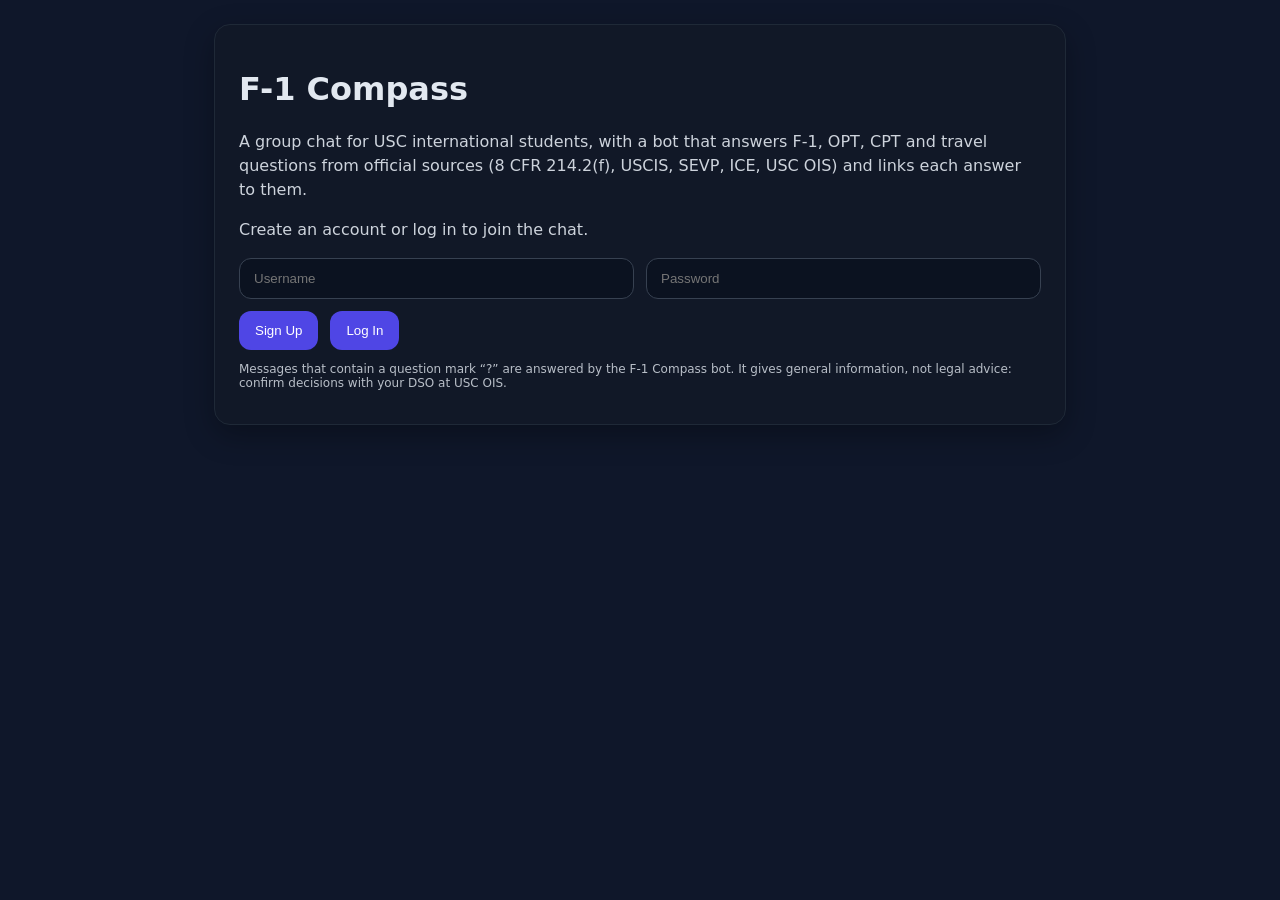
<file: lab9/code/groupchat/frontend/index.html>
<!doctype html>
<html lang="en">
<head>
  <meta charset="utf-8">
  <meta name="viewport" content="width=device-width, initial-scale=1">
  <title>F-1 Compass · USC international student chat</title>
  <link rel="stylesheet" href="styles.css">
</head>
<body>
  <div class="container">
    <div class="auth" id="auth">
      <h1>F-1 Compass</h1>
      <p>A group chat for USC international students, with a bot that answers F-1, OPT, CPT and travel
        questions from official sources (8 CFR 214.2(f), USCIS, SEVP, ICE, USC OIS) and links each answer to them.</p>
      <p>Create an account or log in to join the chat.</p>
      <div class="row">
        <input id="username" placeholder="Username">
        <input id="password" placeholder="Password" type="password">
      </div>
      <div class="row">
        <button id="signupBtn">Sign Up</button>
        <button id="loginBtn">Log In</button>
      </div>
      <div class="hint">Messages that contain a question mark “?” are answered by the F-1 Compass bot.
        It gives general information, not legal advice: confirm decisions with your DSO at USC OIS.</div>
      <div id="authMsg" class="msg"></div>
    </div>
    <div class="chat hidden" id="chat">
      <div class="header">
        <h2>F-1 Compass <span class="sub">USC international students</span></h2>
        <button id="logoutBtn">Log Out</button>
      </div>
      <div id="messages" class="messages"></div>
      <div class="suggest" id="suggest">
        <button class="chip">When can I apply for post-completion OPT?</button>
        <button class="chip">Can I do CPT in my first semester?</button>
        <button class="chip">How many unemployment days do I get on STEM OPT?</button>
        <button class="chip">What do I need to re-enter the U.S. after travel?</button>
      </div>
      <div class="composer">
        <input id="chatInput" placeholder="Type a message… (end with ? to ask the bot)">
        <button id="sendBtn">Send</button>
      </div>
    </div>
  </div>
  <script src="app.js"></script>
</body>
</html>
</file>
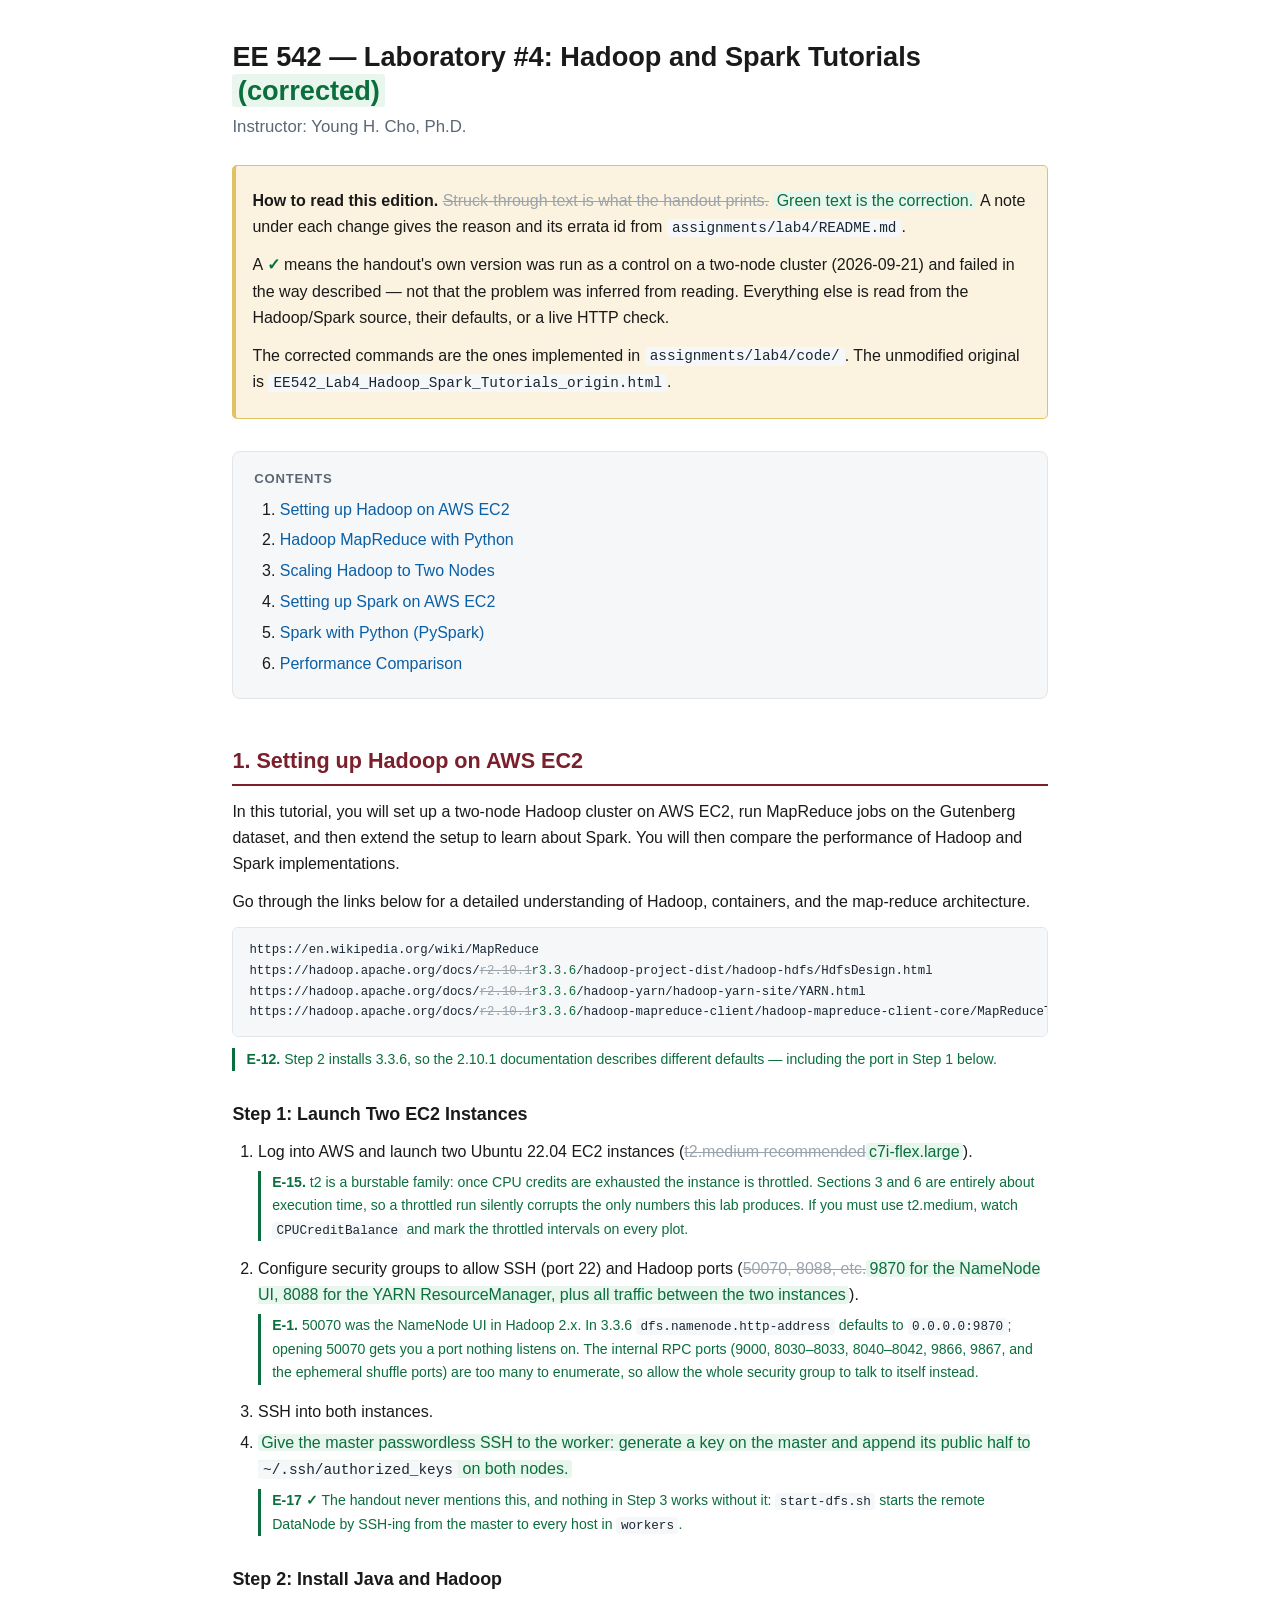
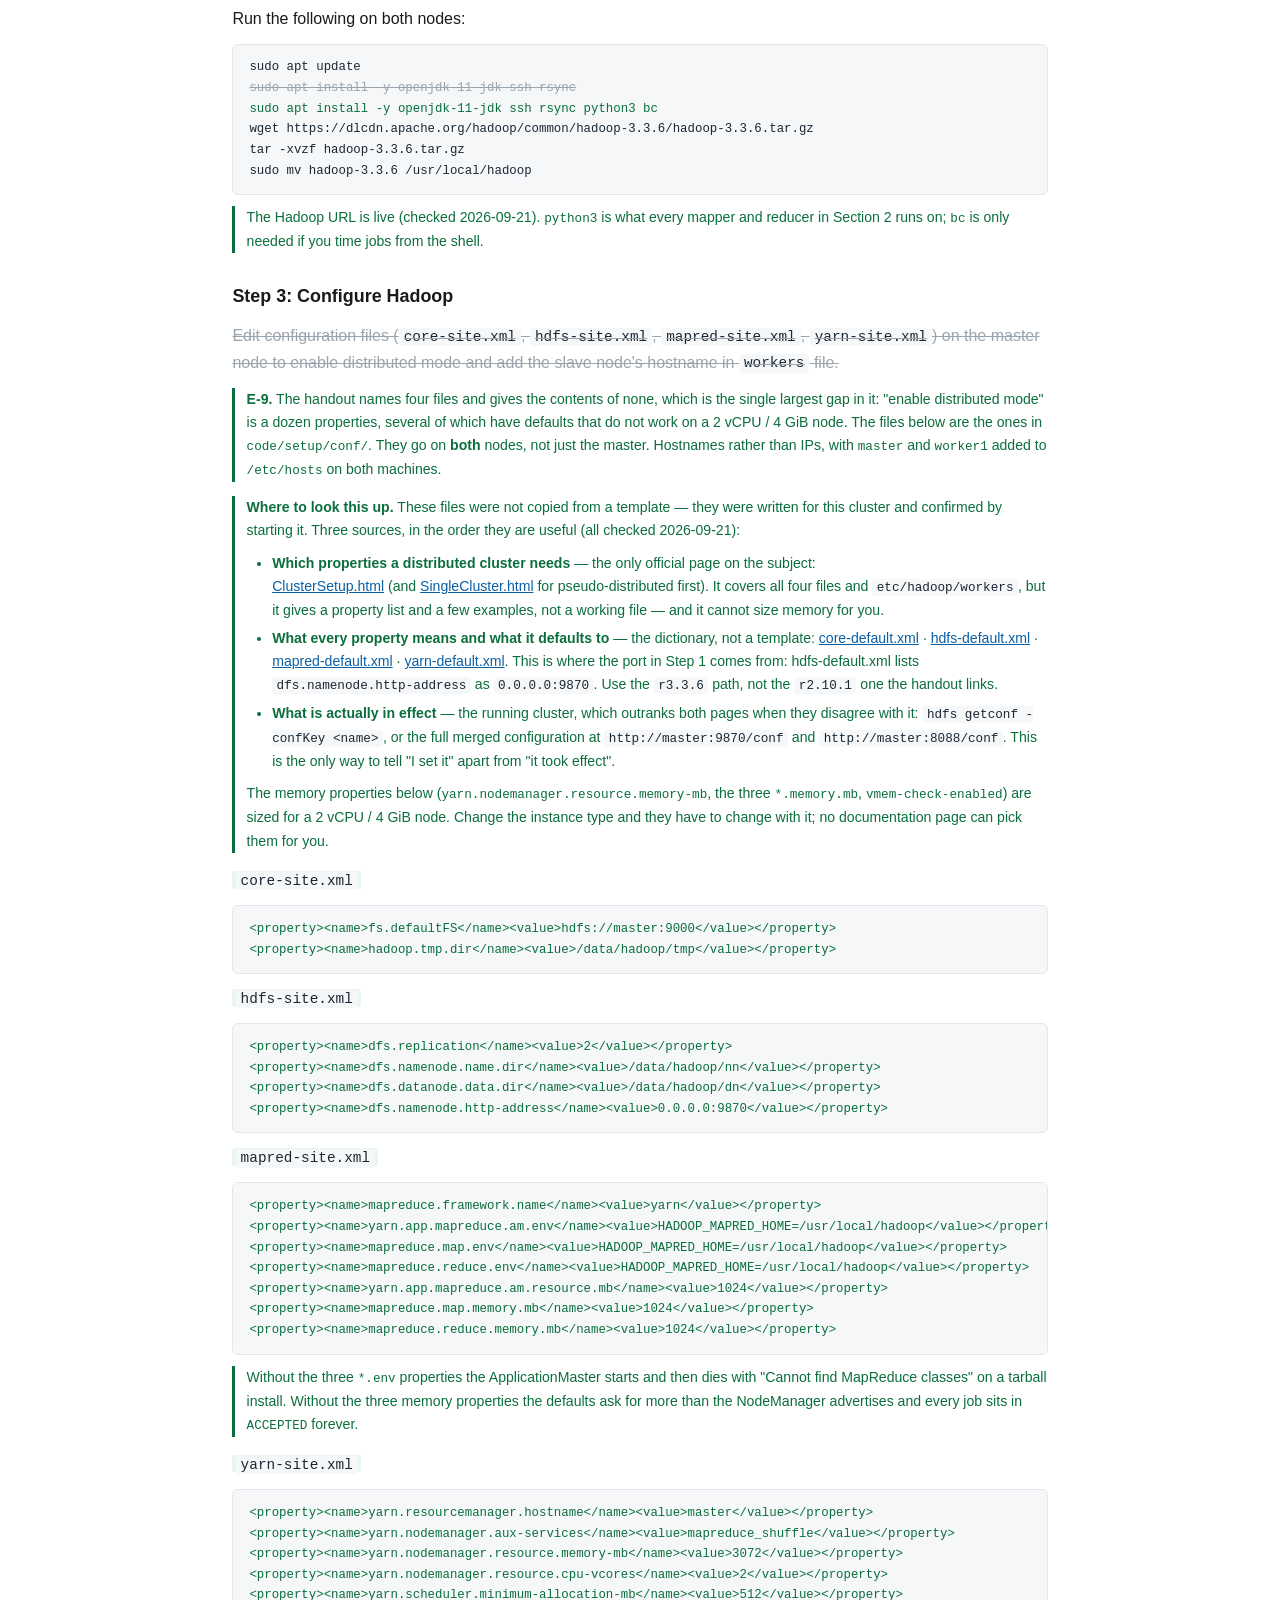
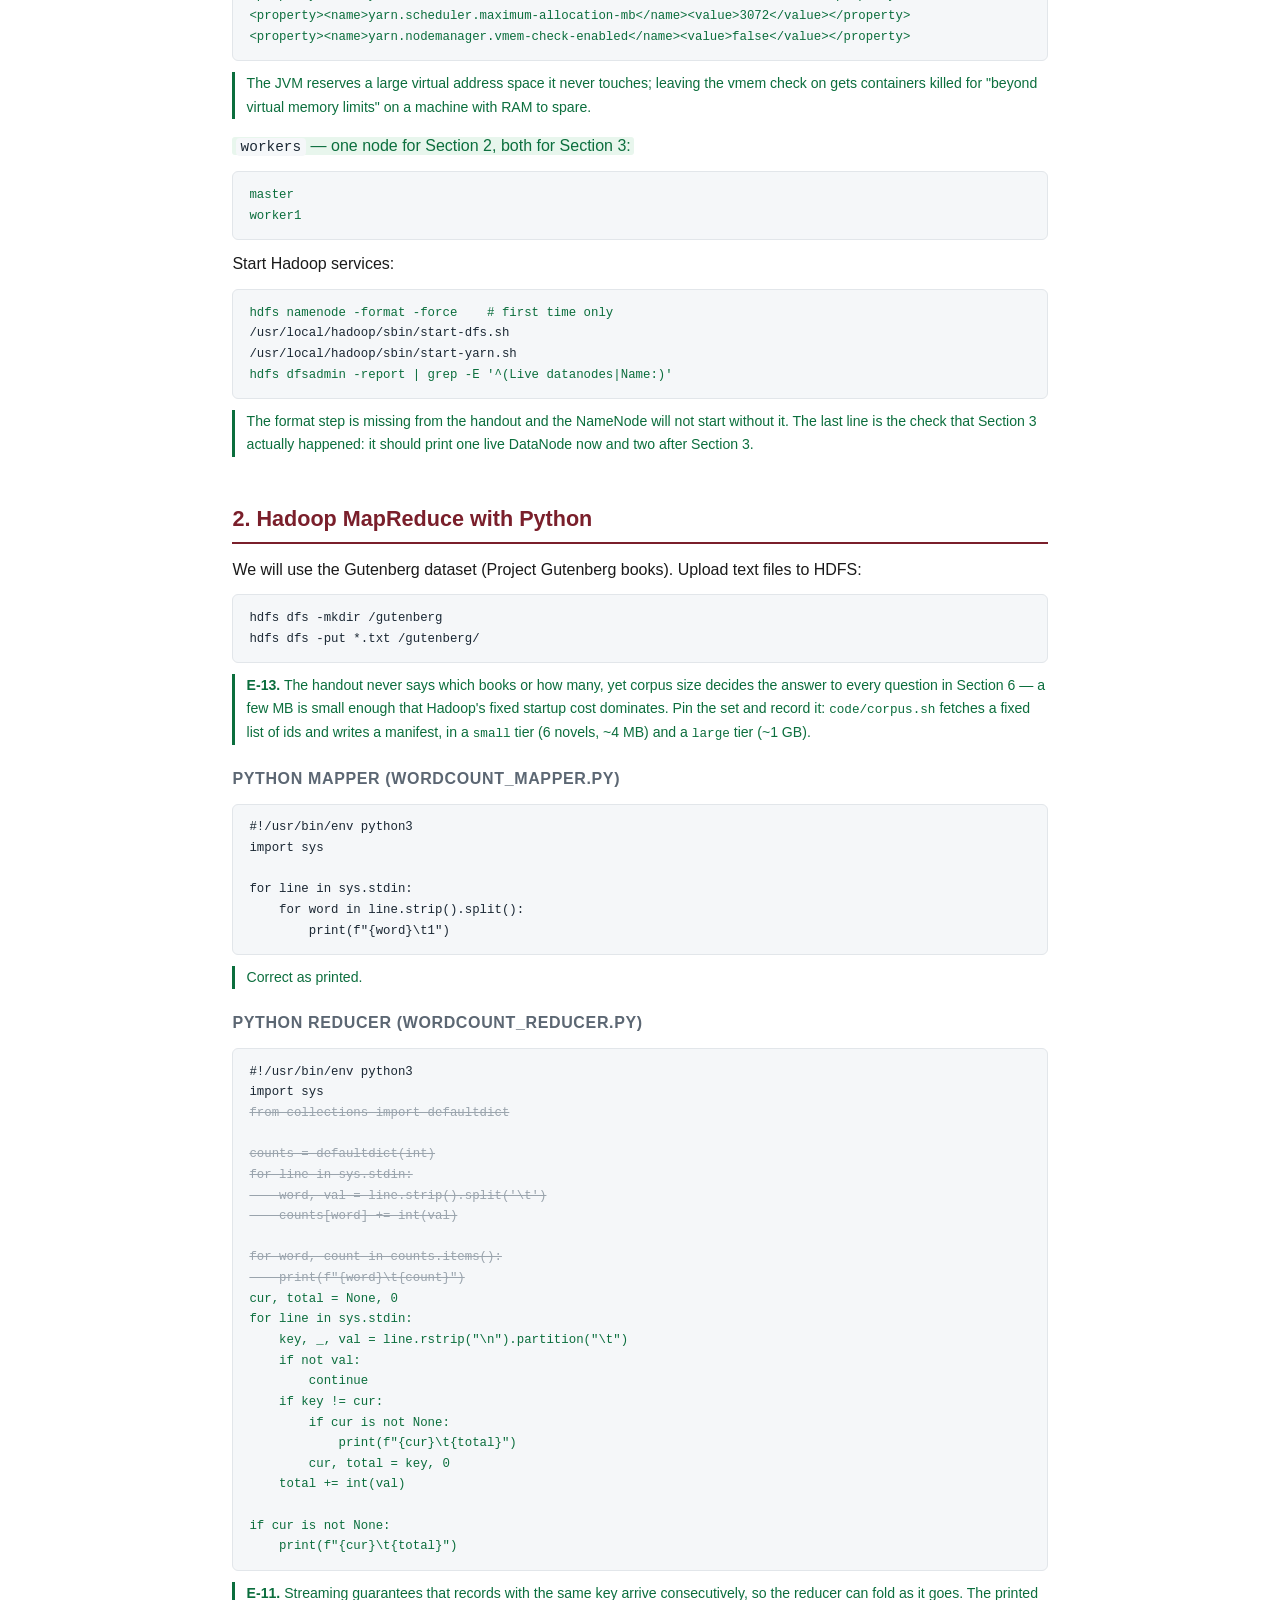
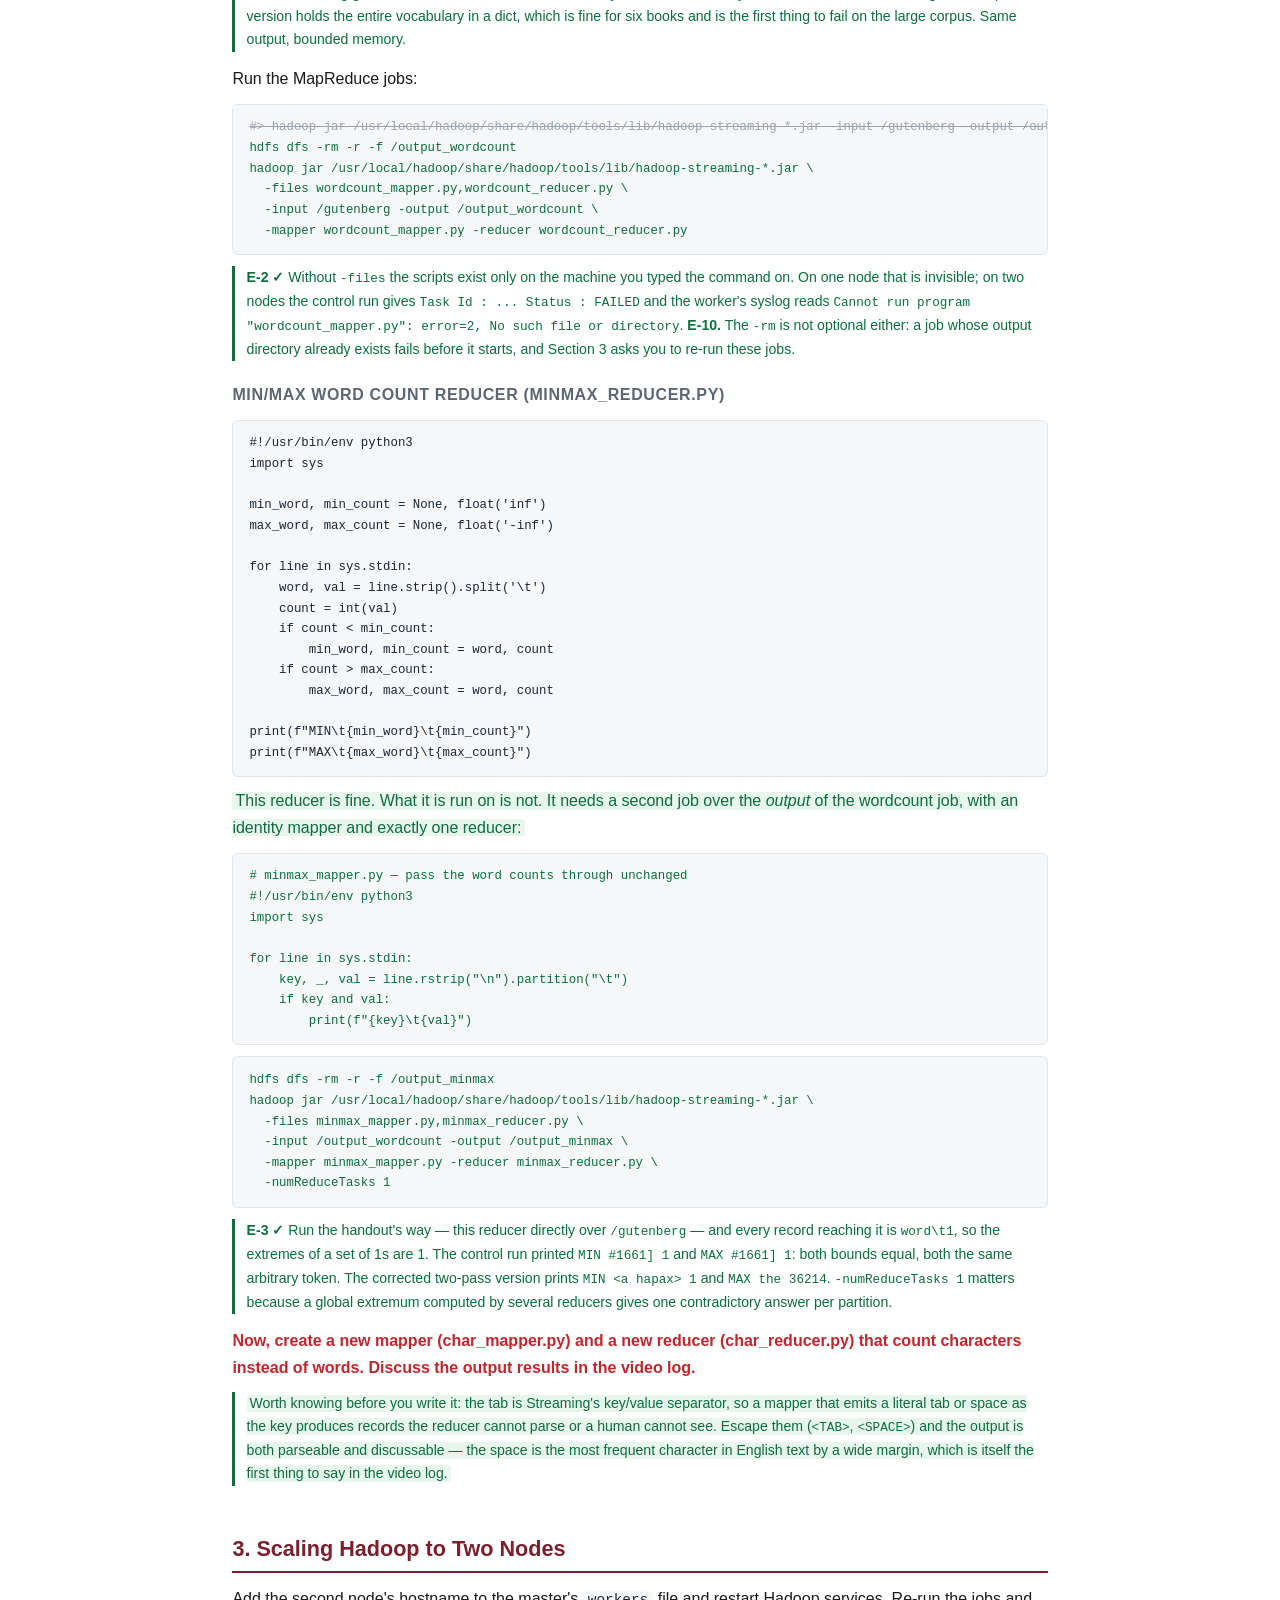
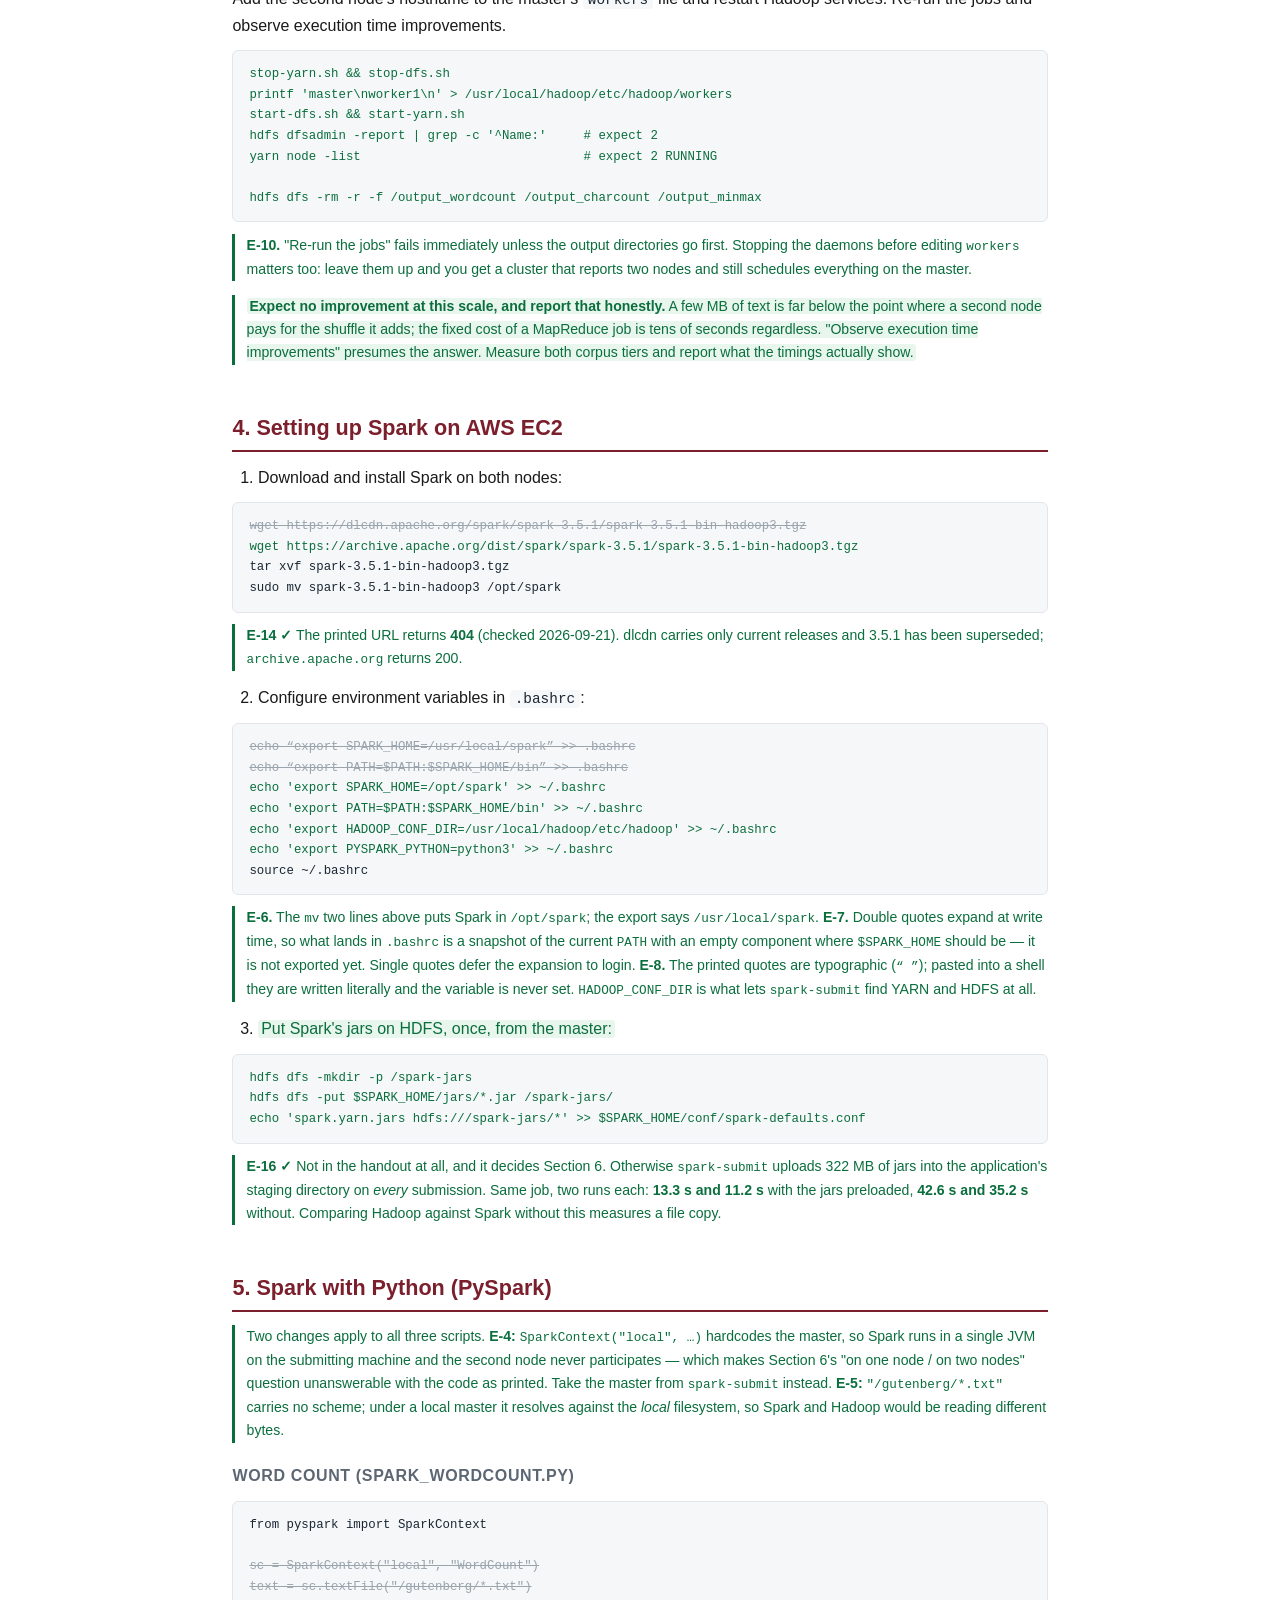
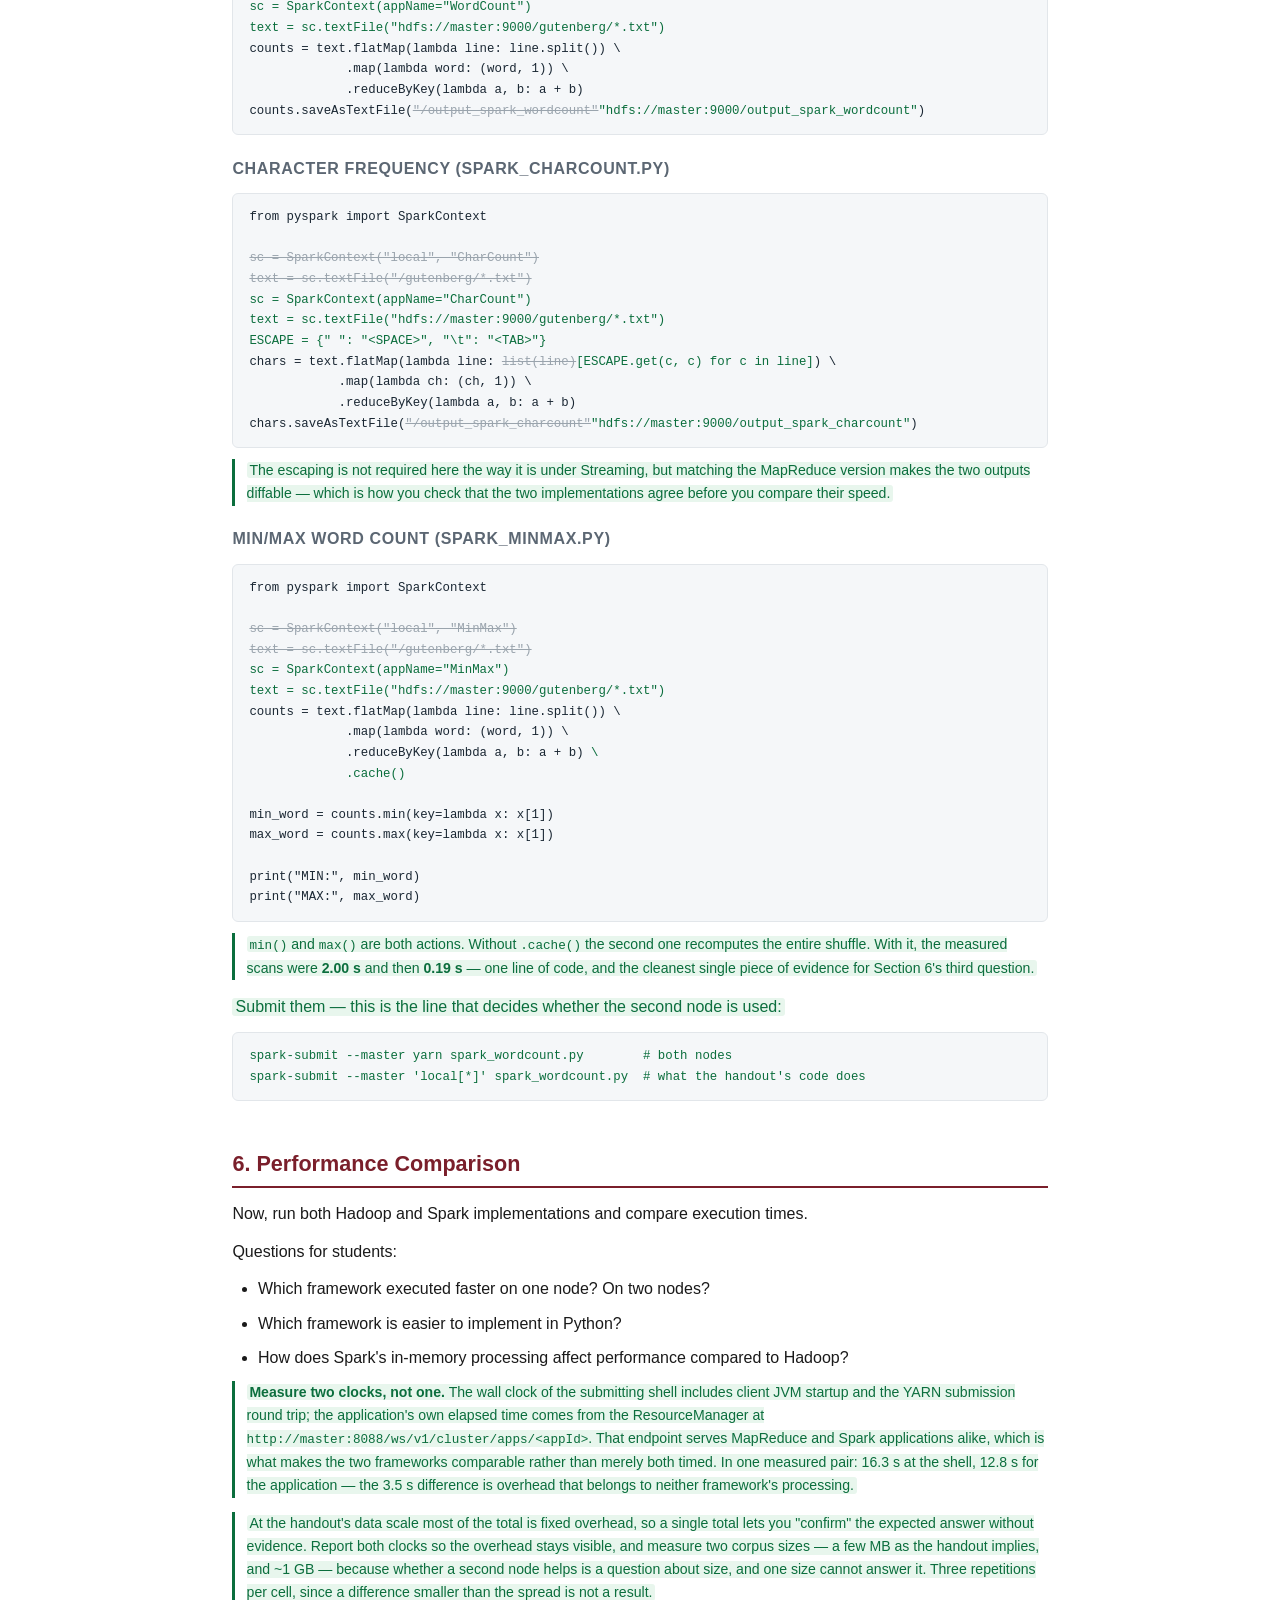
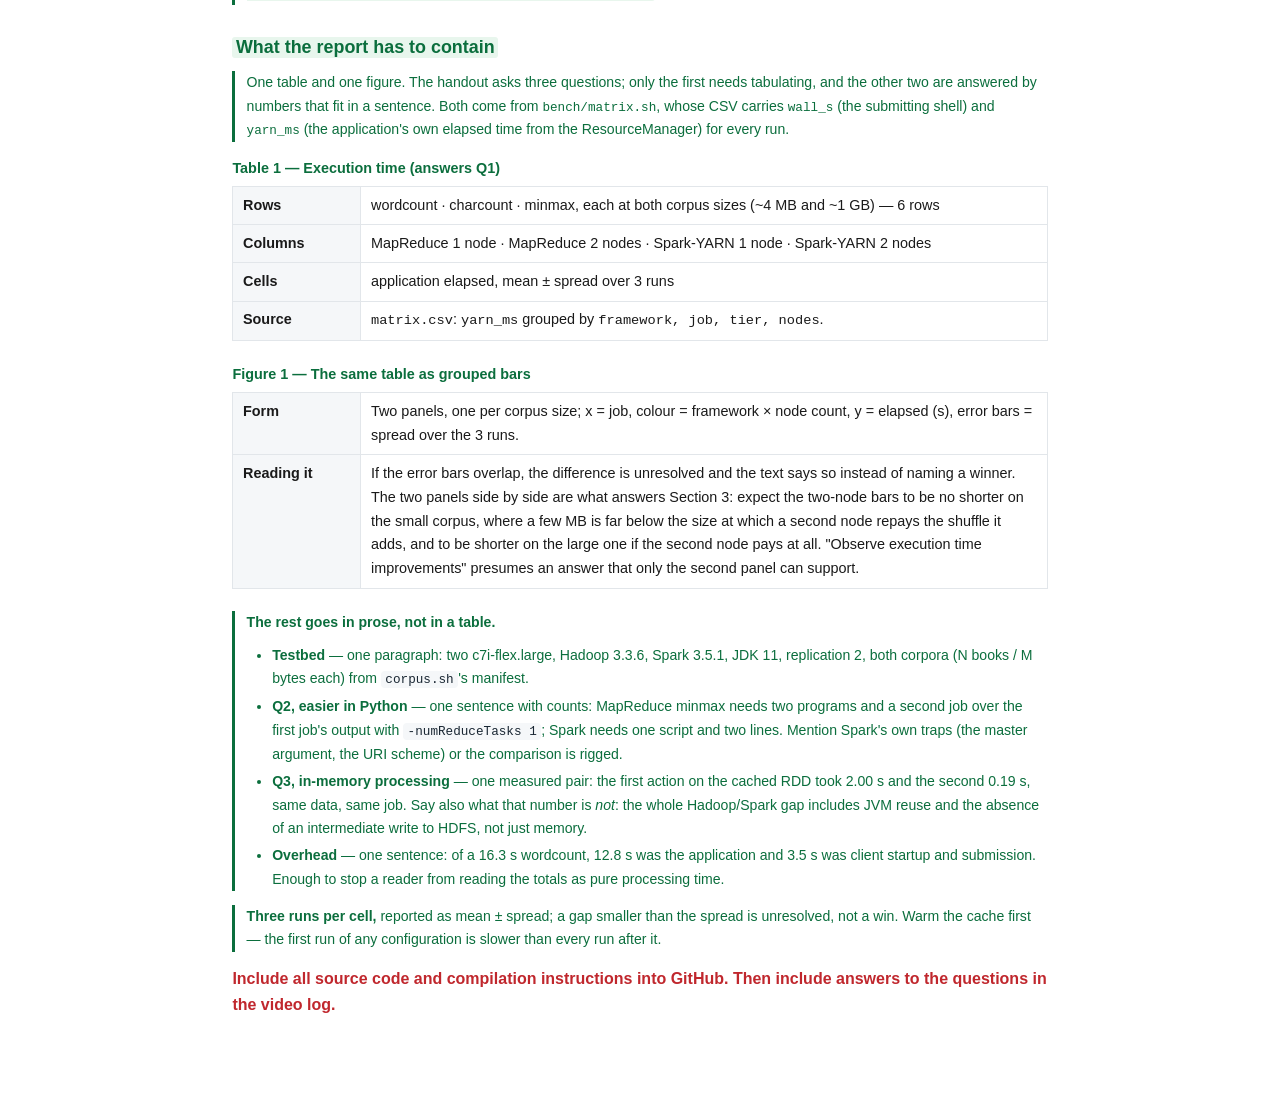
<file: lab4/EE542_Lab4_Hadoop_Spark_Tutorials_corrected.html>
<!DOCTYPE html>
<html lang="en">
<head>
<meta charset="utf-8">
<meta name="viewport" content="width=device-width, initial-scale=1">
<title>EE 542 — Laboratory #4: Hadoop and Spark Tutorials (corrected)</title>
<style>
  :root {
    --bg: #ffffff; --fg: #1a1a1a; --muted: #5c6773; --rule: #e2e6ea;
    --code-bg: #f5f7f9; --code-fg: #1a2733; --accent: #7a1f2b; --link: #0b5fa5;
    --callout-bg: #fbf3e0; --callout-border: #e0c264; --mandate: #c0272d; --corr: #0b6e3d; --corr-bg: #e8f6ed; --gone: #9aa4ad;
  }
  @media (prefers-color-scheme: dark) {
    :root {
      --bg: #14171a; --fg: #e6e9ec; --muted: #98a2ad; --rule: #2a3138;
      --code-bg: #1c2126; --code-fg: #d5e0ea; --accent: #e0899a; --link: #6db3f2;
      --callout-bg: #2a2415; --callout-border: #6b5a2a; --mandate: #ff7b7b; --corr: #62d195; --corr-bg: #14301f; --gone: #6b757e;
    }
  }
  * { box-sizing: border-box; }
  body {
    background: var(--bg); color: var(--fg);
    font: 16px/1.65 -apple-system, BlinkMacSystemFont, "Segoe UI", Helvetica, Arial, sans-serif;
    max-width: 860px; margin: 0 auto; padding: 2.5rem 1.4rem 6rem;
  }
  h1 { font-size: 1.7rem; line-height: 1.25; margin: 0 0 .3rem; }
  h2 {
    font-size: 1.35rem; margin: 2.8rem 0 .8rem; padding-bottom: .3rem;
    border-bottom: 2px solid var(--accent); color: var(--accent);
  }
  h3 { font-size: 1.12rem; margin: 1.8rem 0 .5rem; }
  h4 { font-size: 1rem; margin: 1.3rem 0 .4rem; color: var(--muted); text-transform: uppercase; letter-spacing: .04em; }
  p { margin: .7rem 0; }
  ul, ol { margin: .6rem 0; padding-left: 1.6rem; }
  li { margin: .28rem 0; }
  li > ul, li > ol { margin: .28rem 0; }
  code { font-family: ui-monospace, SFMono-Regular, Menlo, Consolas, monospace; font-size: .9em; }
  p code, li code { background: var(--code-bg); color: var(--code-fg); padding: .08em .35em; border-radius: 4px; }
  pre {
    background: var(--code-bg); color: var(--code-fg); border: 1px solid var(--rule);
    border-radius: 6px; padding: .8rem 1rem; overflow-x: auto; margin: .7rem 0;
    font-family: ui-monospace, SFMono-Regular, Menlo, Consolas, monospace;
    font-size: .86rem; line-height: 1.5;
  }
  pre code { background: none; padding: 0; }
  a { color: var(--link); }
  .subtitle { color: var(--muted); margin: 0 0 1.5rem; font-size: 1.05rem; }
  .callout {
    background: var(--callout-bg); border: 1px solid var(--callout-border);
    border-left-width: 4px; border-radius: 5px; padding: .7rem 1rem; margin: 1.2rem 0;
  }
  .note { color: var(--muted); font-size: .95em; }
  nav.toc {
    border: 1px solid var(--rule); border-radius: 8px; padding: 1rem 1.3rem;
    margin: 2rem 0; background: var(--code-bg);
  }
  nav.toc strong { display: block; margin-bottom: .4rem; font-size: .82rem; text-transform: uppercase; letter-spacing: .06em; color: var(--muted); }
  nav.toc ol { margin: 0; }
  nav.toc a { text-decoration: none; }
  nav.toc a:hover { text-decoration: underline; }
  hr { border: none; border-top: 1px solid var(--rule); margin: 2.5rem 0; }
  .q { margin: .5rem 0; }
  .mandate { color: var(--mandate); font-weight: 700; }
  del { color: var(--gone); text-decoration: line-through; text-decoration-thickness: 1px; }
  ins { color: var(--corr); background: var(--corr-bg); text-decoration: none; padding: .02em .2em; border-radius: 3px; }
  pre ins, pre del { background: none; padding: 0; }
  pre ins { color: var(--corr); }
  .why { display: block; color: var(--corr); font-size: .88em; margin: .35rem 0 .9rem; padding-left: .7rem; border-left: 3px solid var(--corr); }
  .why b { font-weight: 700; }
  .ok { color: var(--corr); font-weight: 700; }
  table { border-collapse: collapse; width: 100%; margin: .9rem 0 1.4rem; font-size: .9em; }
  th, td { border: 1px solid var(--rule); padding: .42rem .6rem; text-align: left; vertical-align: top; }
  th { background: var(--code-bg); font-weight: 600; }
  caption { caption-side: top; text-align: left; color: var(--corr); font-weight: 700; padding-bottom: .35rem; }
  td code, th code { font-size: .95em; }
</style>
</head>
<body>

<h1>EE&nbsp;542 — Laboratory&nbsp;#4: Hadoop and Spark Tutorials <ins>(corrected)</ins></h1>
<p class="subtitle">Instructor: Young H. Cho, Ph.D.</p>

<div class="callout">
  <p><strong>How to read this edition.</strong> <del>Struck-through text is what the handout prints.</del> <ins>Green text is the correction.</ins> A note under each change gives the reason and its errata id from <code>assignments/lab4/README.md</code>.</p>
  <p>A <span class="ok">✓</span> means the handout's own version was run as a control on a two-node cluster (2026-09-21) and failed in the way described — not that the problem was inferred from reading. Everything else is read from the Hadoop/Spark source, their defaults, or a live HTTP check.</p>
  <p>The corrected commands are the ones implemented in <code>assignments/lab4/code/</code>. The unmodified original is <code>EE542_Lab4_Hadoop_Spark_Tutorials_origin.html</code>.</p>
</div>

<nav class="toc">
  <strong>Contents</strong>
  <ol>
    <li><a href="#s1">Setting up Hadoop on AWS EC2</a></li>
    <li><a href="#s2">Hadoop MapReduce with Python</a></li>
    <li><a href="#s3">Scaling Hadoop to Two Nodes</a></li>
    <li><a href="#s4">Setting up Spark on AWS EC2</a></li>
    <li><a href="#s5">Spark with Python (PySpark)</a></li>
    <li><a href="#s6">Performance Comparison</a></li>
  </ol>
</nav>

<h2 id="s1">1. Setting up Hadoop on AWS EC2</h2>

<p>In this tutorial, you will set up a two-node Hadoop cluster on AWS EC2, run MapReduce jobs on the Gutenberg dataset, and then extend the setup to learn about Spark. You will then compare the performance of Hadoop and Spark implementations.</p>

<p>Go through the links below for a detailed understanding of Hadoop, containers, and the map-reduce architecture.</p>

<pre><code>https://en.wikipedia.org/wiki/MapReduce
https://hadoop.apache.org/docs/<del>r2.10.1</del><ins>r3.3.6</ins>/hadoop-project-dist/hadoop-hdfs/HdfsDesign.html
https://hadoop.apache.org/docs/<del>r2.10.1</del><ins>r3.3.6</ins>/hadoop-yarn/hadoop-yarn-site/YARN.html
https://hadoop.apache.org/docs/<del>r2.10.1</del><ins>r3.3.6</ins>/hadoop-mapreduce-client/hadoop-mapreduce-client-core/MapReduceTutorial.html</code></pre>
<span class="why"><b>E-12.</b> Step 2 installs 3.3.6, so the 2.10.1 documentation describes different defaults — including the port in Step 1 below.</span>

<h3>Step 1: Launch Two EC2 Instances</h3>
<ol>
  <li>Log into AWS and launch two Ubuntu 22.04 EC2 instances (<del>t2.medium recommended</del><ins>c7i-flex.large</ins>).
    <span class="why"><b>E-15.</b> t2 is a burstable family: once CPU credits are exhausted the instance is throttled. Sections 3 and 6 are entirely about execution time, so a throttled run silently corrupts the only numbers this lab produces. If you must use t2.medium, watch <code>CPUCreditBalance</code> and mark the throttled intervals on every plot.</span>
  </li>
  <li>Configure security groups to allow SSH (port 22) and Hadoop ports (<del>50070, 8088, etc.</del><ins>9870 for the NameNode UI, 8088 for the YARN ResourceManager, plus all traffic between the two instances</ins>).
    <span class="why"><b>E-1.</b> 50070 was the NameNode UI in Hadoop 2.x. In 3.3.6 <code>dfs.namenode.http-address</code> defaults to <code>0.0.0.0:9870</code>; opening 50070 gets you a port nothing listens on. The internal RPC ports (9000, 8030–8033, 8040–8042, 9866, 9867, and the ephemeral shuffle ports) are too many to enumerate, so allow the whole security group to talk to itself instead.</span>
  </li>
  <li>SSH into both instances.</li>
  <li><ins>Give the master passwordless SSH to the worker: generate a key on the master and append its public half to <code>~/.ssh/authorized_keys</code> on both nodes.</ins>
    <span class="why"><b>E-17</b> <span class="ok">✓</span> The handout never mentions this, and nothing in Step 3 works without it: <code>start-dfs.sh</code> starts the remote DataNode by SSH-ing from the master to every host in <code>workers</code>.</span>
  </li>
</ol>

<h3>Step 2: Install Java and Hadoop</h3>
<p>Run the following on both nodes:</p>
<pre><code>sudo apt update
<del>sudo apt install -y openjdk-11-jdk ssh rsync</del>
<ins>sudo apt install -y openjdk-11-jdk ssh rsync python3 bc</ins>
wget https://dlcdn.apache.org/hadoop/common/hadoop-3.3.6/hadoop-3.3.6.tar.gz
tar -xvzf hadoop-3.3.6.tar.gz
sudo mv hadoop-3.3.6 /usr/local/hadoop</code></pre>
<span class="why">The Hadoop URL is live (checked 2026-09-21). <code>python3</code> is what every mapper and reducer in Section 2 runs on; <code>bc</code> is only needed if you time jobs from the shell.</span>

<h3>Step 3: Configure Hadoop</h3>
<p><del>Edit configuration files (<code>core-site.xml</code>, <code>hdfs-site.xml</code>, <code>mapred-site.xml</code>, <code>yarn-site.xml</code>) on the master node to enable distributed mode and add the slave node's hostname in <code>workers</code> file.</del></p>
<span class="why"><b>E-9.</b> The handout names four files and gives the contents of none, which is the single largest gap in it: "enable distributed mode" is a dozen properties, several of which have defaults that do not work on a 2 vCPU / 4 GiB node. The files below are the ones in <code>code/setup/conf/</code>. They go on <strong>both</strong> nodes, not just the master. Hostnames rather than IPs, with <code>master</code> and <code>worker1</code> added to <code>/etc/hosts</code> on both machines.</span>

<div class="why"><b>Where to look this up.</b> These files were not copied from a template — they were written for this cluster and confirmed by starting it. Three sources, in the order they are useful (all checked 2026-09-21):
  <ul>
    <li><b>Which properties a distributed cluster needs</b> — the only official page on the subject:<br>
      <a href="https://hadoop.apache.org/docs/r3.3.6/hadoop-project-dist/hadoop-common/ClusterSetup.html">ClusterSetup.html</a>
      (and <a href="https://hadoop.apache.org/docs/r3.3.6/hadoop-project-dist/hadoop-common/SingleCluster.html">SingleCluster.html</a> for pseudo-distributed first).
      It covers all four files and <code>etc/hadoop/workers</code>, but it gives a property list and a few examples, not a working file — and it cannot size memory for you.</li>
    <li><b>What every property means and what it defaults to</b> — the dictionary, not a template:
      <a href="https://hadoop.apache.org/docs/r3.3.6/hadoop-project-dist/hadoop-common/core-default.xml">core-default.xml</a> ·
      <a href="https://hadoop.apache.org/docs/r3.3.6/hadoop-project-dist/hadoop-hdfs/hdfs-default.xml">hdfs-default.xml</a> ·
      <a href="https://hadoop.apache.org/docs/r3.3.6/hadoop-mapreduce-client/hadoop-mapreduce-client-core/mapred-default.xml">mapred-default.xml</a> ·
      <a href="https://hadoop.apache.org/docs/r3.3.6/hadoop-yarn/hadoop-yarn-common/yarn-default.xml">yarn-default.xml</a>.
      This is where the port in Step 1 comes from: hdfs-default.xml lists <code>dfs.namenode.http-address</code> as <code>0.0.0.0:9870</code>.
      Use the <code>r3.3.6</code> path, not the <code>r2.10.1</code> one the handout links.</li>
    <li><b>What is actually in effect</b> — the running cluster, which outranks both pages when they disagree with it:
      <code>hdfs getconf -confKey &lt;name&gt;</code>, or the full merged configuration at
      <code>http://master:9870/conf</code> and <code>http://master:8088/conf</code>. This is the only way to tell "I set it" apart from "it took effect".</li>
  </ul>
  The memory properties below (<code>yarn.nodemanager.resource.memory-mb</code>, the three <code>*.memory.mb</code>, <code>vmem-check-enabled</code>) are sized for a 2 vCPU / 4 GiB node. Change the instance type and they have to change with it; no documentation page can pick them for you.</div>

<p><ins><code>core-site.xml</code></ins></p>
<pre><code><ins>&lt;property&gt;&lt;name&gt;fs.defaultFS&lt;/name&gt;&lt;value&gt;hdfs://master:9000&lt;/value&gt;&lt;/property&gt;
&lt;property&gt;&lt;name&gt;hadoop.tmp.dir&lt;/name&gt;&lt;value&gt;/data/hadoop/tmp&lt;/value&gt;&lt;/property&gt;</ins></code></pre>

<p><ins><code>hdfs-site.xml</code></ins></p>
<pre><code><ins>&lt;property&gt;&lt;name&gt;dfs.replication&lt;/name&gt;&lt;value&gt;2&lt;/value&gt;&lt;/property&gt;
&lt;property&gt;&lt;name&gt;dfs.namenode.name.dir&lt;/name&gt;&lt;value&gt;/data/hadoop/nn&lt;/value&gt;&lt;/property&gt;
&lt;property&gt;&lt;name&gt;dfs.datanode.data.dir&lt;/name&gt;&lt;value&gt;/data/hadoop/dn&lt;/value&gt;&lt;/property&gt;
&lt;property&gt;&lt;name&gt;dfs.namenode.http-address&lt;/name&gt;&lt;value&gt;0.0.0.0:9870&lt;/value&gt;&lt;/property&gt;</ins></code></pre>

<p><ins><code>mapred-site.xml</code></ins></p>
<pre><code><ins>&lt;property&gt;&lt;name&gt;mapreduce.framework.name&lt;/name&gt;&lt;value&gt;yarn&lt;/value&gt;&lt;/property&gt;
&lt;property&gt;&lt;name&gt;yarn.app.mapreduce.am.env&lt;/name&gt;&lt;value&gt;HADOOP_MAPRED_HOME=/usr/local/hadoop&lt;/value&gt;&lt;/property&gt;
&lt;property&gt;&lt;name&gt;mapreduce.map.env&lt;/name&gt;&lt;value&gt;HADOOP_MAPRED_HOME=/usr/local/hadoop&lt;/value&gt;&lt;/property&gt;
&lt;property&gt;&lt;name&gt;mapreduce.reduce.env&lt;/name&gt;&lt;value&gt;HADOOP_MAPRED_HOME=/usr/local/hadoop&lt;/value&gt;&lt;/property&gt;
&lt;property&gt;&lt;name&gt;yarn.app.mapreduce.am.resource.mb&lt;/name&gt;&lt;value&gt;1024&lt;/value&gt;&lt;/property&gt;
&lt;property&gt;&lt;name&gt;mapreduce.map.memory.mb&lt;/name&gt;&lt;value&gt;1024&lt;/value&gt;&lt;/property&gt;
&lt;property&gt;&lt;name&gt;mapreduce.reduce.memory.mb&lt;/name&gt;&lt;value&gt;1024&lt;/value&gt;&lt;/property&gt;</ins></code></pre>
<span class="why">Without the three <code>*.env</code> properties the ApplicationMaster starts and then dies with "Cannot find MapReduce classes" on a tarball install. Without the three memory properties the defaults ask for more than the NodeManager advertises and every job sits in <code>ACCEPTED</code> forever.</span>

<p><ins><code>yarn-site.xml</code></ins></p>
<pre><code><ins>&lt;property&gt;&lt;name&gt;yarn.resourcemanager.hostname&lt;/name&gt;&lt;value&gt;master&lt;/value&gt;&lt;/property&gt;
&lt;property&gt;&lt;name&gt;yarn.nodemanager.aux-services&lt;/name&gt;&lt;value&gt;mapreduce_shuffle&lt;/value&gt;&lt;/property&gt;
&lt;property&gt;&lt;name&gt;yarn.nodemanager.resource.memory-mb&lt;/name&gt;&lt;value&gt;3072&lt;/value&gt;&lt;/property&gt;
&lt;property&gt;&lt;name&gt;yarn.nodemanager.resource.cpu-vcores&lt;/name&gt;&lt;value&gt;2&lt;/value&gt;&lt;/property&gt;
&lt;property&gt;&lt;name&gt;yarn.scheduler.minimum-allocation-mb&lt;/name&gt;&lt;value&gt;512&lt;/value&gt;&lt;/property&gt;
&lt;property&gt;&lt;name&gt;yarn.scheduler.maximum-allocation-mb&lt;/name&gt;&lt;value&gt;3072&lt;/value&gt;&lt;/property&gt;
&lt;property&gt;&lt;name&gt;yarn.nodemanager.vmem-check-enabled&lt;/name&gt;&lt;value&gt;false&lt;/value&gt;&lt;/property&gt;</ins></code></pre>
<span class="why">The JVM reserves a large virtual address space it never touches; leaving the vmem check on gets containers killed for "beyond virtual memory limits" on a machine with RAM to spare.</span>

<p><ins><code>workers</code> — one node for Section 2, both for Section 3:</ins></p>
<pre><code><ins>master
worker1</ins></code></pre>

<p>Start Hadoop services:</p>
<pre><code><ins>hdfs namenode -format -force    # first time only</ins>
/usr/local/hadoop/sbin/start-dfs.sh
/usr/local/hadoop/sbin/start-yarn.sh
<ins>hdfs dfsadmin -report | grep -E '^(Live datanodes|Name:)'</ins></code></pre>
<span class="why">The format step is missing from the handout and the NameNode will not start without it. The last line is the check that Section 3 actually happened: it should print one live DataNode now and two after Section 3.</span>

<h2 id="s2">2. Hadoop MapReduce with Python</h2>

<p>We will use the Gutenberg dataset (Project Gutenberg books). Upload text files to HDFS:</p>
<pre><code>hdfs dfs -mkdir /gutenberg
hdfs dfs -put *.txt /gutenberg/</code></pre>
<span class="why"><b>E-13.</b> The handout never says which books or how many, yet corpus size decides the answer to every question in Section 6 — a few MB is small enough that Hadoop's fixed startup cost dominates. Pin the set and record it: <code>code/corpus.sh</code> fetches a fixed list of ids and writes a manifest, in a <code>small</code> tier (6 novels, ~4 MB) and a <code>large</code> tier (~1 GB).</span>

<h4>Python Mapper (wordcount_mapper.py)</h4>
<pre><code>#!/usr/bin/env python3
import sys

for line in sys.stdin:
    for word in line.strip().split():
        print(f"{word}\t1")</code></pre>
<span class="why">Correct as printed.</span>

<h4>Python Reducer (wordcount_reducer.py)</h4>
<pre><code>#!/usr/bin/env python3
import sys
<del>from collections import defaultdict

counts = defaultdict(int)
for line in sys.stdin:
    word, val = line.strip().split('\t')
    counts[word] += int(val)

for word, count in counts.items():
    print(f"{word}\t{count}")</del>
<ins>cur, total = None, 0
for line in sys.stdin:
    key, _, val = line.rstrip("\n").partition("\t")
    if not val:
        continue
    if key != cur:
        if cur is not None:
            print(f"{cur}\t{total}")
        cur, total = key, 0
    total += int(val)

if cur is not None:
    print(f"{cur}\t{total}")</ins></code></pre>
<span class="why"><b>E-11.</b> Streaming guarantees that records with the same key arrive consecutively, so the reducer can fold as it goes. The printed version holds the entire vocabulary in a dict, which is fine for six books and is the first thing to fail on the large corpus. Same output, bounded memory.</span>

<p>Run the MapReduce jobs:</p>
<pre><code><del>#&gt; hadoop jar /usr/local/hadoop/share/hadoop/tools/lib/hadoop-streaming-*.jar -input /gutenberg -output /output_wordcount -mapper wordcount_mapper.py -reducer wordcount_reducer.py</del>
<ins>hdfs dfs -rm -r -f /output_wordcount
hadoop jar /usr/local/hadoop/share/hadoop/tools/lib/hadoop-streaming-*.jar \
  -files wordcount_mapper.py,wordcount_reducer.py \
  -input /gutenberg -output /output_wordcount \
  -mapper wordcount_mapper.py -reducer wordcount_reducer.py</ins></code></pre>
<span class="why"><b>E-2</b> <span class="ok">✓</span> Without <code>-files</code> the scripts exist only on the machine you typed the command on. On one node that is invisible; on two nodes the control run gives <code>Task Id : ... Status : FAILED</code> and the worker's syslog reads <code>Cannot run program "wordcount_mapper.py": error=2, No such file or directory</code>. <b>E-10.</b> The <code>-rm</code> is not optional either: a job whose output directory already exists fails before it starts, and Section 3 asks you to re-run these jobs.</span>

<h4>Min/Max Word Count Reducer (minmax_reducer.py)</h4>
<pre><code>#!/usr/bin/env python3
import sys

min_word, min_count = None, float('inf')
max_word, max_count = None, float('-inf')

for line in sys.stdin:
    word, val = line.strip().split('\t')
    count = int(val)
    if count &lt; min_count:
        min_word, min_count = word, count
    if count &gt; max_count:
        max_word, max_count = word, count

print(f"MIN\t{min_word}\t{min_count}")
print(f"MAX\t{max_word}\t{max_count}")</code></pre>

<p><ins>This reducer is fine. What it is run on is not. It needs a second job over the <em>output</em> of the wordcount job, with an identity mapper and exactly one reducer:</ins></p>
<pre><code><ins># minmax_mapper.py — pass the word counts through unchanged
#!/usr/bin/env python3
import sys

for line in sys.stdin:
    key, _, val = line.rstrip("\n").partition("\t")
    if key and val:
        print(f"{key}\t{val}")</ins></code></pre>
<pre><code><ins>hdfs dfs -rm -r -f /output_minmax
hadoop jar /usr/local/hadoop/share/hadoop/tools/lib/hadoop-streaming-*.jar \
  -files minmax_mapper.py,minmax_reducer.py \
  -input /output_wordcount -output /output_minmax \
  -mapper minmax_mapper.py -reducer minmax_reducer.py \
  -numReduceTasks 1</ins></code></pre>
<span class="why"><b>E-3</b> <span class="ok">✓</span> Run the handout's way — this reducer directly over <code>/gutenberg</code> — and every record reaching it is <code>word\t1</code>, so the extremes of a set of 1s are 1. The control run printed <code>MIN&nbsp;#1661]&nbsp;1</code> and <code>MAX&nbsp;#1661]&nbsp;1</code>: both bounds equal, both the same arbitrary token. The corrected two-pass version prints <code>MIN&nbsp;&lt;a&nbsp;hapax&gt;&nbsp;1</code> and <code>MAX&nbsp;the&nbsp;36214</code>. <code>-numReduceTasks 1</code> matters because a global extremum computed by several reducers gives one contradictory answer per partition.</span>

<p class="mandate">Now, create a new mapper (char_mapper.py) and a new reducer (char_reducer.py) that count characters instead of words. Discuss the output results in the video log.</p>
<span class="why"><ins>Worth knowing before you write it: the tab is Streaming's key/value separator, so a mapper that emits a literal tab or space as the key produces records the reducer cannot parse or a human cannot see. Escape them (<code>&lt;TAB&gt;</code>, <code>&lt;SPACE&gt;</code>) and the output is both parseable and discussable — the space is the most frequent character in English text by a wide margin, which is itself the first thing to say in the video log.</ins></span>

<h2 id="s3">3. Scaling Hadoop to Two Nodes</h2>

<p>Add the second node's hostname to the master's <code>workers</code> file and restart Hadoop services. Re-run the jobs and observe execution time improvements.</p>
<pre><code><ins>stop-yarn.sh && stop-dfs.sh
printf 'master\nworker1\n' > /usr/local/hadoop/etc/hadoop/workers
start-dfs.sh && start-yarn.sh
hdfs dfsadmin -report | grep -c '^Name:'     # expect 2
yarn node -list                              # expect 2 RUNNING

hdfs dfs -rm -r -f /output_wordcount /output_charcount /output_minmax</ins></code></pre>
<span class="why"><b>E-10.</b> "Re-run the jobs" fails immediately unless the output directories go first. Stopping the daemons before editing <code>workers</code> matters too: leave them up and you get a cluster that reports two nodes and still schedules everything on the master.</span>
<span class="why"><ins><b>Expect no improvement at this scale, and report that honestly.</b> A few MB of text is far below the point where a second node pays for the shuffle it adds; the fixed cost of a MapReduce job is tens of seconds regardless. "Observe execution time improvements" presumes the answer. Measure both corpus tiers and report what the timings actually show.</ins></span>

<h2 id="s4">4. Setting up Spark on AWS EC2</h2>

<ol>
  <li>Download and install Spark on both nodes:</li>
</ol>
<pre><code><del>wget https://dlcdn.apache.org/spark/spark-3.5.1/spark-3.5.1-bin-hadoop3.tgz</del>
<ins>wget https://archive.apache.org/dist/spark/spark-3.5.1/spark-3.5.1-bin-hadoop3.tgz</ins>
tar xvf spark-3.5.1-bin-hadoop3.tgz
sudo mv spark-3.5.1-bin-hadoop3 /opt/spark</code></pre>
<span class="why"><b>E-14</b> <span class="ok">✓</span> The printed URL returns <strong>404</strong> (checked 2026-09-21). dlcdn carries only current releases and 3.5.1 has been superseded; <code>archive.apache.org</code> returns 200.</span>

<ol start="2">
  <li>Configure environment variables in <code>.bashrc</code>:</li>
</ol>
<pre><code><del>echo “export SPARK_HOME=/usr/local/spark” &gt;&gt; .bashrc
echo “export PATH=$PATH:$SPARK_HOME/bin” &gt;&gt; .bashrc</del>
<ins>echo 'export SPARK_HOME=/opt/spark' &gt;&gt; ~/.bashrc
echo 'export PATH=$PATH:$SPARK_HOME/bin' &gt;&gt; ~/.bashrc
echo 'export HADOOP_CONF_DIR=/usr/local/hadoop/etc/hadoop' &gt;&gt; ~/.bashrc
echo 'export PYSPARK_PYTHON=python3' &gt;&gt; ~/.bashrc</ins>
source ~/.bashrc</code></pre>
<span class="why"><b>E-6.</b> The <code>mv</code> two lines above puts Spark in <code>/opt/spark</code>; the export says <code>/usr/local/spark</code>. <b>E-7.</b> Double quotes expand at write time, so what lands in <code>.bashrc</code> is a snapshot of the current <code>PATH</code> with an empty component where <code>$SPARK_HOME</code> should be — it is not exported yet. Single quotes defer the expansion to login. <b>E-8.</b> The printed quotes are typographic (<code>“ ”</code>); pasted into a shell they are written literally and the variable is never set. <code>HADOOP_CONF_DIR</code> is what lets <code>spark-submit</code> find YARN and HDFS at all.</span>

<ol start="3">
  <li><ins>Put Spark's jars on HDFS, once, from the master:</ins></li>
</ol>
<pre><code><ins>hdfs dfs -mkdir -p /spark-jars
hdfs dfs -put $SPARK_HOME/jars/*.jar /spark-jars/
echo 'spark.yarn.jars hdfs:///spark-jars/*' &gt;&gt; $SPARK_HOME/conf/spark-defaults.conf</ins></code></pre>
<span class="why"><b>E-16</b> <span class="ok">✓</span> Not in the handout at all, and it decides Section 6. Otherwise <code>spark-submit</code> uploads 322 MB of jars into the application's staging directory on <em>every</em> submission. Same job, two runs each: <strong>13.3 s and 11.2 s</strong> with the jars preloaded, <strong>42.6 s and 35.2 s</strong> without. Comparing Hadoop against Spark without this measures a file copy.</span>

<h2 id="s5">5. Spark with Python (PySpark)</h2>

<span class="why">Two changes apply to all three scripts. <b>E-4:</b> <code>SparkContext("local", …)</code> hardcodes the master, so Spark runs in a single JVM on the submitting machine and the second node never participates — which makes Section 6's "on one node / on two nodes" question unanswerable with the code as printed. Take the master from <code>spark-submit</code> instead. <b>E-5:</b> <code>"/gutenberg/*.txt"</code> carries no scheme; under a local master it resolves against the <em>local</em> filesystem, so Spark and Hadoop would be reading different bytes.</span>

<h4>Word Count (spark_wordcount.py)</h4>
<pre><code>from pyspark import SparkContext

<del>sc = SparkContext("local", "WordCount")
text = sc.textFile("/gutenberg/*.txt")</del>
<ins>sc = SparkContext(appName="WordCount")
text = sc.textFile("hdfs://master:9000/gutenberg/*.txt")</ins>
counts = text.flatMap(lambda line: line.split()) \
             .map(lambda word: (word, 1)) \
             .reduceByKey(lambda a, b: a + b)
counts.saveAsTextFile(<del>"/output_spark_wordcount"</del><ins>"hdfs://master:9000/output_spark_wordcount"</ins>)</code></pre>

<h4>Character Frequency (spark_charcount.py)</h4>
<pre><code>from pyspark import SparkContext

<del>sc = SparkContext("local", "CharCount")
text = sc.textFile("/gutenberg/*.txt")</del>
<ins>sc = SparkContext(appName="CharCount")
text = sc.textFile("hdfs://master:9000/gutenberg/*.txt")
ESCAPE = {" ": "&lt;SPACE&gt;", "\t": "&lt;TAB&gt;"}</ins>
chars = text.flatMap(lambda line: <del>list(line)</del><ins>[ESCAPE.get(c, c) for c in line]</ins>) \
            .map(lambda ch: (ch, 1)) \
            .reduceByKey(lambda a, b: a + b)
chars.saveAsTextFile(<del>"/output_spark_charcount"</del><ins>"hdfs://master:9000/output_spark_charcount"</ins>)</code></pre>
<span class="why"><ins>The escaping is not required here the way it is under Streaming, but matching the MapReduce version makes the two outputs diffable — which is how you check that the two implementations agree before you compare their speed.</ins></span>

<h4>Min/Max Word Count (spark_minmax.py)</h4>
<pre><code>from pyspark import SparkContext

<del>sc = SparkContext("local", "MinMax")
text = sc.textFile("/gutenberg/*.txt")</del>
<ins>sc = SparkContext(appName="MinMax")
text = sc.textFile("hdfs://master:9000/gutenberg/*.txt")</ins>
counts = text.flatMap(lambda line: line.split()) \
             .map(lambda word: (word, 1)) \
             .reduceByKey(lambda a, b: a + b)<ins> \
             .cache()</ins>

min_word = counts.min(key=lambda x: x[1])
max_word = counts.max(key=lambda x: x[1])

print("MIN:", min_word)
print("MAX:", max_word)</code></pre>
<span class="why"><ins><code>min()</code> and <code>max()</code> are both actions. Without <code>.cache()</code> the second one recomputes the entire shuffle. With it, the measured scans were <strong>2.00 s</strong> and then <strong>0.19 s</strong> — one line of code, and the cleanest single piece of evidence for Section 6's third question.</ins></span>

<p><ins>Submit them — this is the line that decides whether the second node is used:</ins></p>
<pre><code><ins>spark-submit --master yarn spark_wordcount.py        # both nodes
spark-submit --master 'local[*]' spark_wordcount.py  # what the handout's code does</ins></code></pre>

<h2 id="s6">6. Performance Comparison</h2>

<p>Now, run both Hadoop and Spark implementations and compare execution times.</p>

<p>Questions for students:</p>
<ul>
  <li class="q">Which framework executed faster on one node? On two nodes?</li>
  <li class="q">Which framework is easier to implement in Python?</li>
  <li class="q">How does Spark's in-memory processing affect performance compared to Hadoop?</li>
</ul>

<span class="why"><ins><b>Measure two clocks, not one.</b> The wall clock of the submitting shell includes client JVM startup and the YARN submission round trip; the application's own elapsed time comes from the ResourceManager at <code>http://master:8088/ws/v1/cluster/apps/&lt;appId&gt;</code>. That endpoint serves MapReduce and Spark applications alike, which is what makes the two frameworks comparable rather than merely both timed. In one measured pair: 16.3 s at the shell, 12.8 s for the application — the 3.5 s difference is overhead that belongs to neither framework's processing.</ins></span>
<span class="why"><ins>At the handout's data scale most of the total is fixed overhead, so a single total lets you "confirm" the expected answer without evidence. Report both clocks so the overhead stays visible, and measure two corpus sizes — a few MB as the handout implies, and ~1 GB — because whether a second node helps is a question about size, and one size cannot answer it. Three repetitions per cell, since a difference smaller than the spread is not a result.</ins></span>

<h3><ins>What the report has to contain</ins></h3>

<div class="why">One table and one figure. The handout asks three questions; only the first needs tabulating, and the other two are answered by numbers that fit in a sentence. Both come from <code>bench/matrix.sh</code>, whose CSV carries <code>wall_s</code> (the submitting shell) and <code>yarn_ms</code> (the application's own elapsed time from the ResourceManager) for every run.</div>

<table>
  <caption>Table 1 — Execution time (answers Q1)</caption>
  <tr><th style="width:8rem">Rows</th><td>wordcount · charcount · minmax, each at both corpus sizes (~4 MB and ~1 GB) — 6 rows</td></tr>
  <tr><th>Columns</th><td>MapReduce 1 node · MapReduce 2 nodes · Spark-YARN 1 node · Spark-YARN 2 nodes</td></tr>
  <tr><th>Cells</th><td>application elapsed, mean ± spread over 3 runs</td></tr>
  <tr><th>Source</th><td><code>matrix.csv</code>: <code>yarn_ms</code> grouped by <code>framework, job, tier, nodes</code>.</td></tr>
</table>

<table>
  <caption>Figure 1 — The same table as grouped bars</caption>
  <tr><th style="width:8rem">Form</th><td>Two panels, one per corpus size; x = job, colour = framework × node count, y = elapsed (s), error bars = spread over the 3 runs.</td></tr>
  <tr><th>Reading it</th><td>If the error bars overlap, the difference is unresolved and the text says so instead of naming a winner. The two panels side by side are what answers Section 3: expect the two-node bars to be no shorter on the small corpus, where a few MB is far below the size at which a second node repays the shuffle it adds, and to be shorter on the large one if the second node pays at all. "Observe execution time improvements" presumes an answer that only the second panel can support.</td></tr>
</table>

<div class="why"><b>The rest goes in prose, not in a table.</b>
  <ul>
    <li><b>Testbed</b> — one paragraph: two c7i-flex.large, Hadoop 3.3.6, Spark 3.5.1, JDK 11, replication 2, both corpora (N books / M bytes each) from <code>corpus.sh</code>'s manifest.</li>
    <li><b>Q2, easier in Python</b> — one sentence with counts: MapReduce minmax needs two programs and a second job over the first job's output with <code>-numReduceTasks 1</code>; Spark needs one script and two lines. Mention Spark's own traps (the master argument, the URI scheme) or the comparison is rigged.</li>
    <li><b>Q3, in-memory processing</b> — one measured pair: the first action on the cached RDD took 2.00 s and the second 0.19 s, same data, same job. Say also what that number is <em>not</em>: the whole Hadoop/Spark gap includes JVM reuse and the absence of an intermediate write to HDFS, not just memory.</li>
    <li><b>Overhead</b> — one sentence: of a 16.3 s wordcount, 12.8 s was the application and 3.5 s was client startup and submission. Enough to stop a reader from reading the totals as pure processing time.</li>
  </ul>
</div>

<div class="why"><b>Three runs per cell,</b> reported as mean ± spread; a gap smaller than the spread is unresolved, not a win. Warm the cache first — the first run of any configuration is slower than every run after it.</div>

<p class="mandate">Include all source code and compilation instructions into GitHub. Then include answers to the questions in the video log.</p>

</body>
</html>
</file>
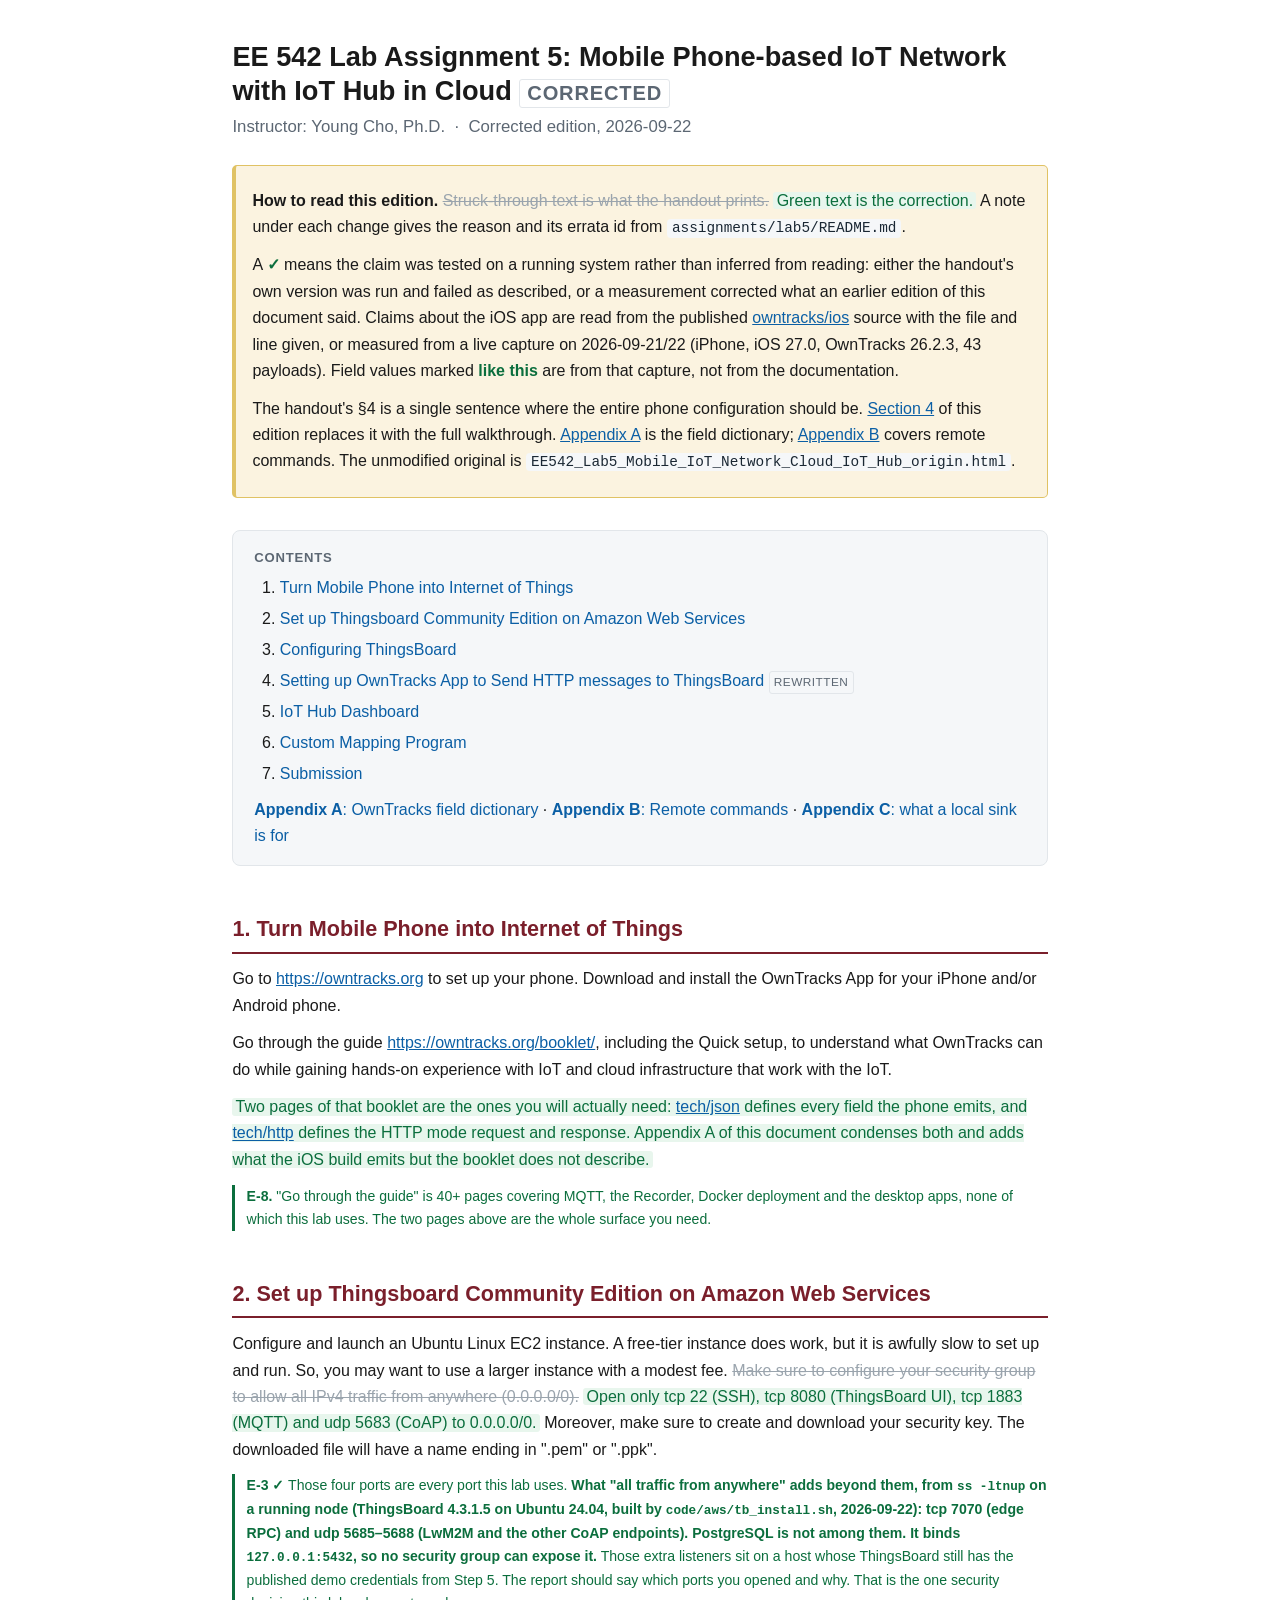
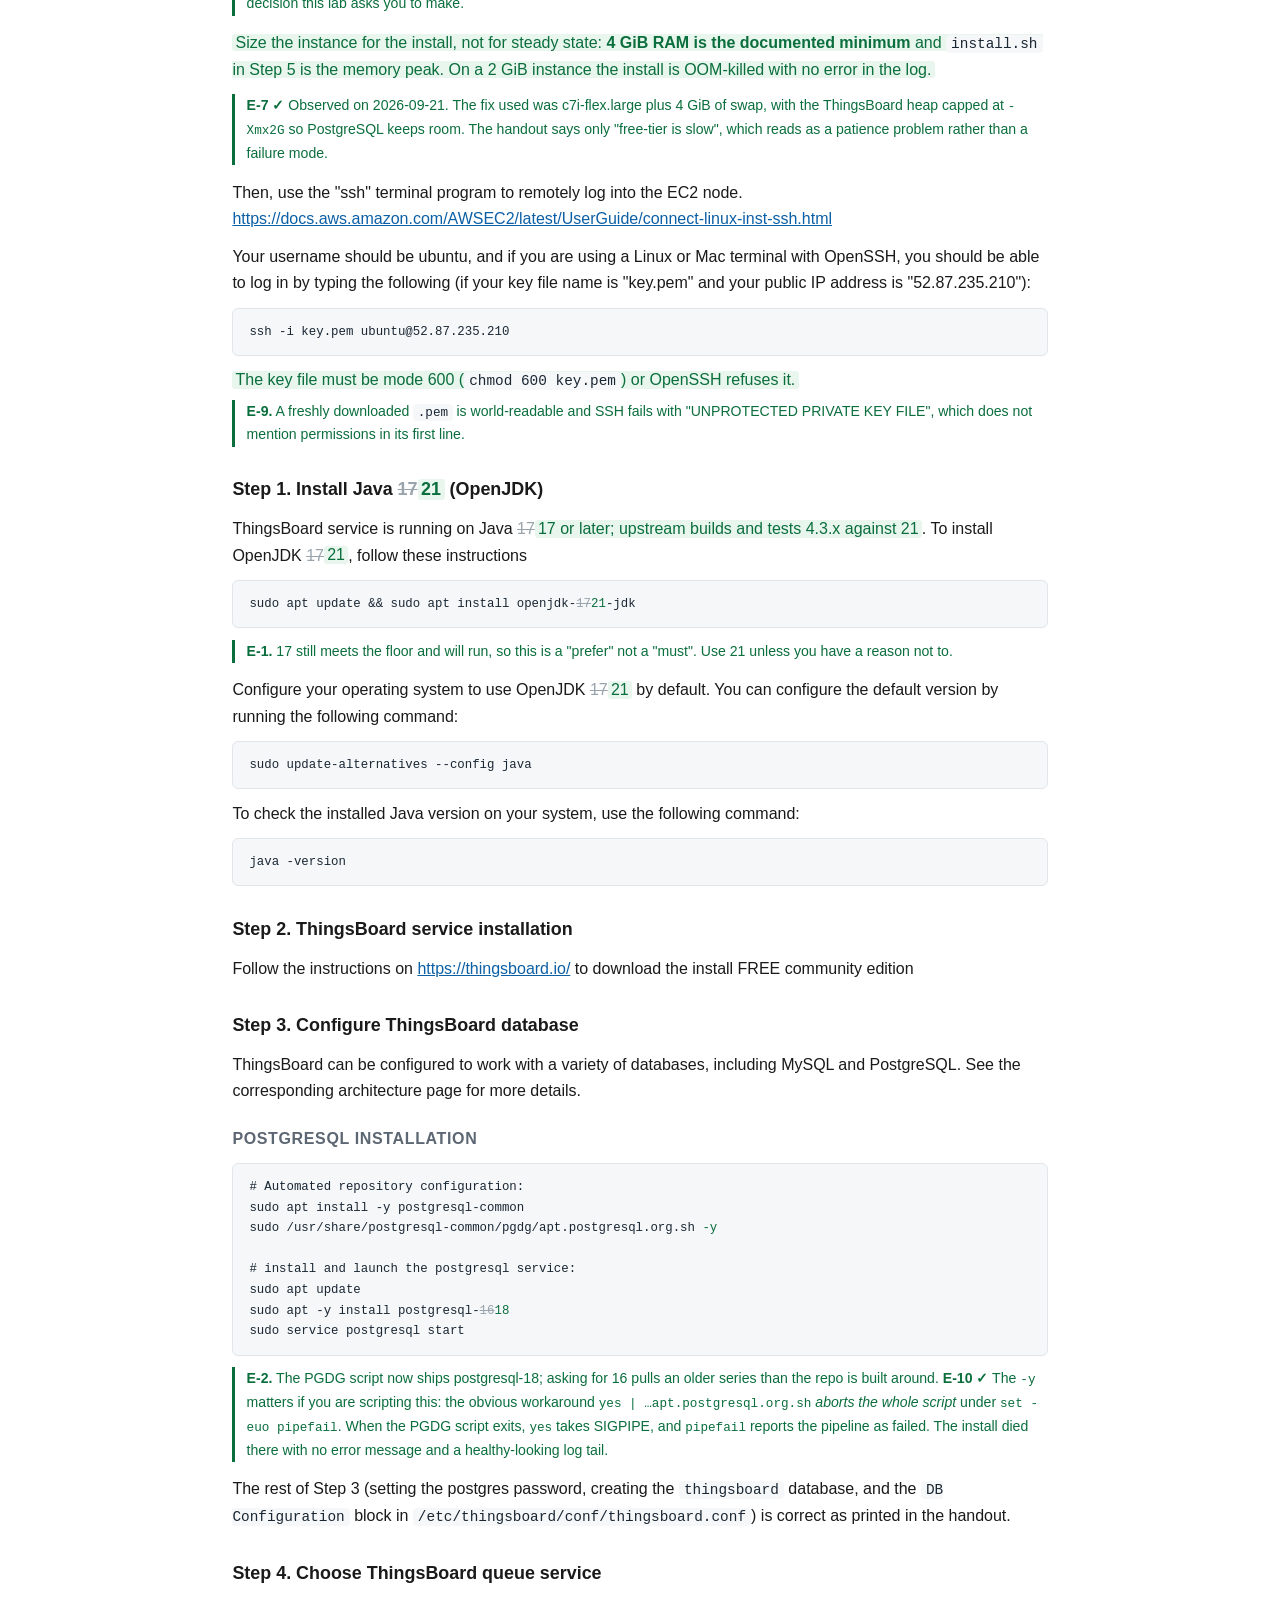
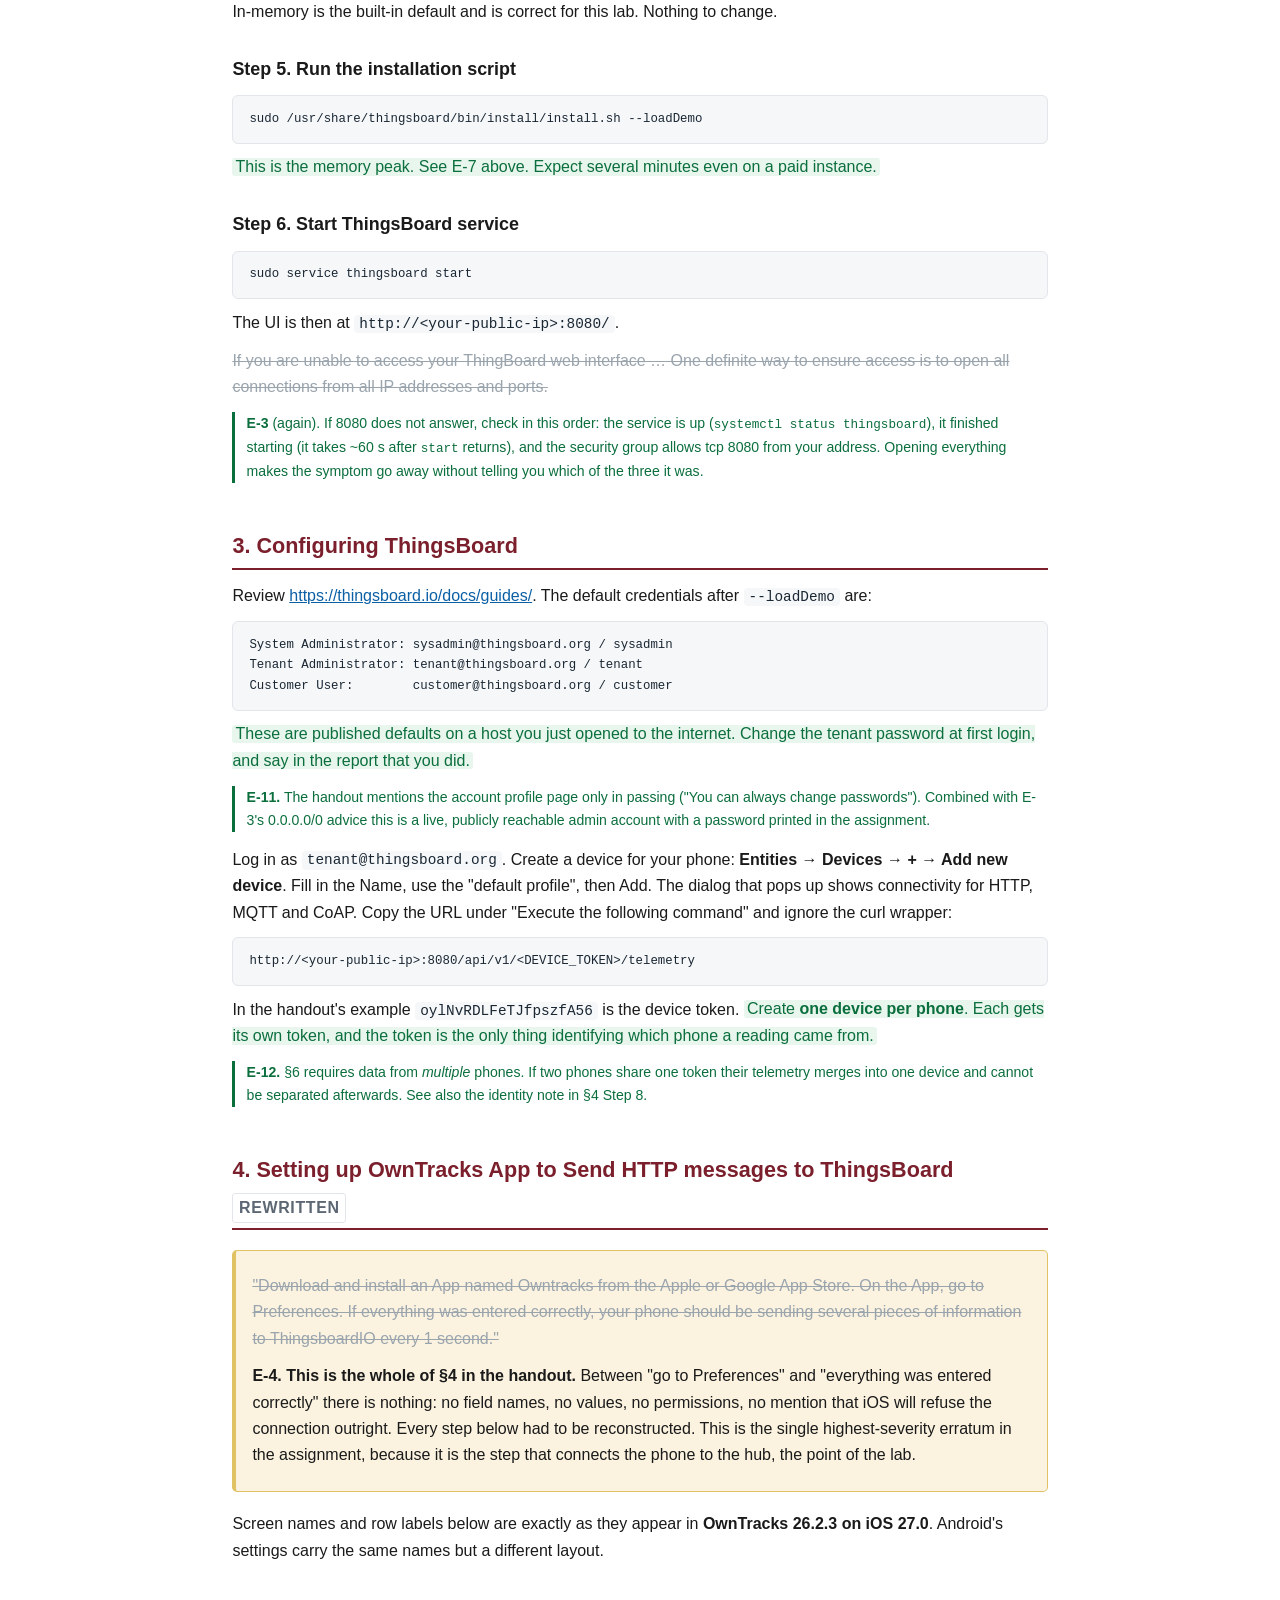
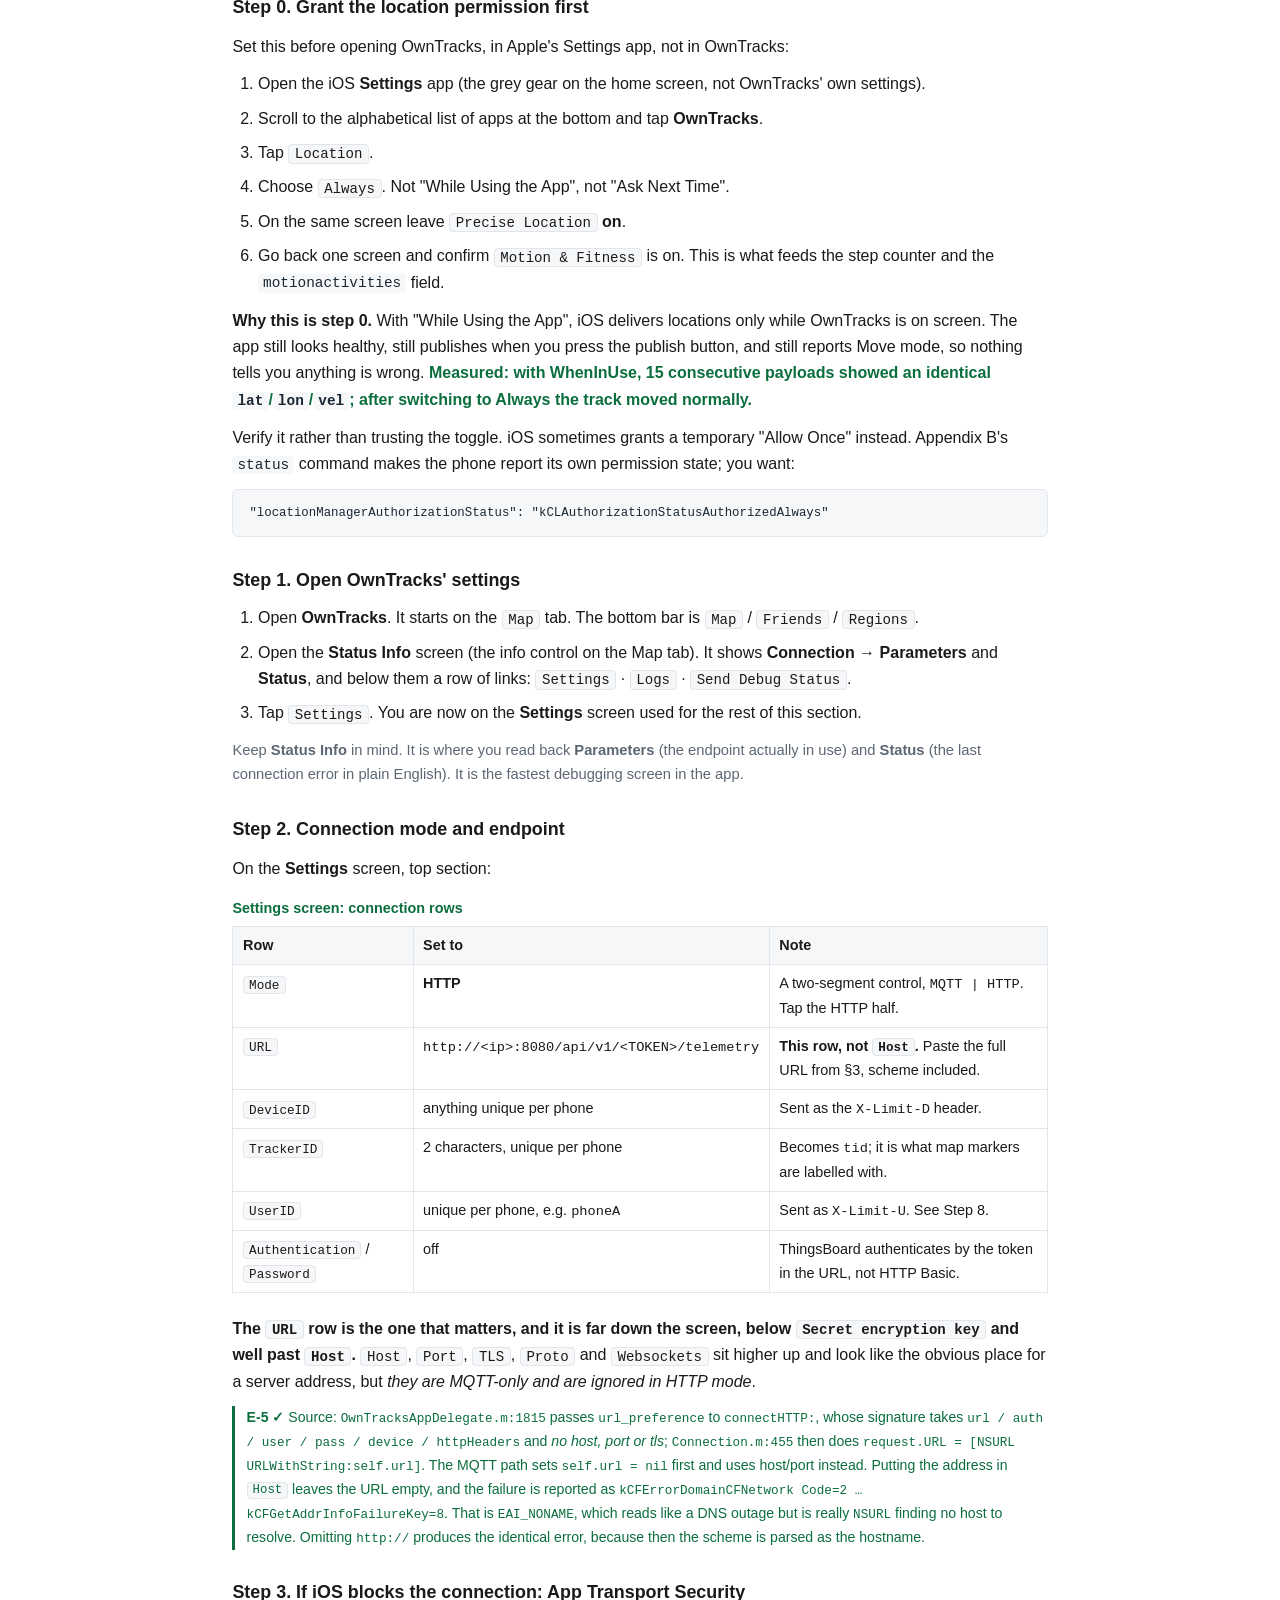
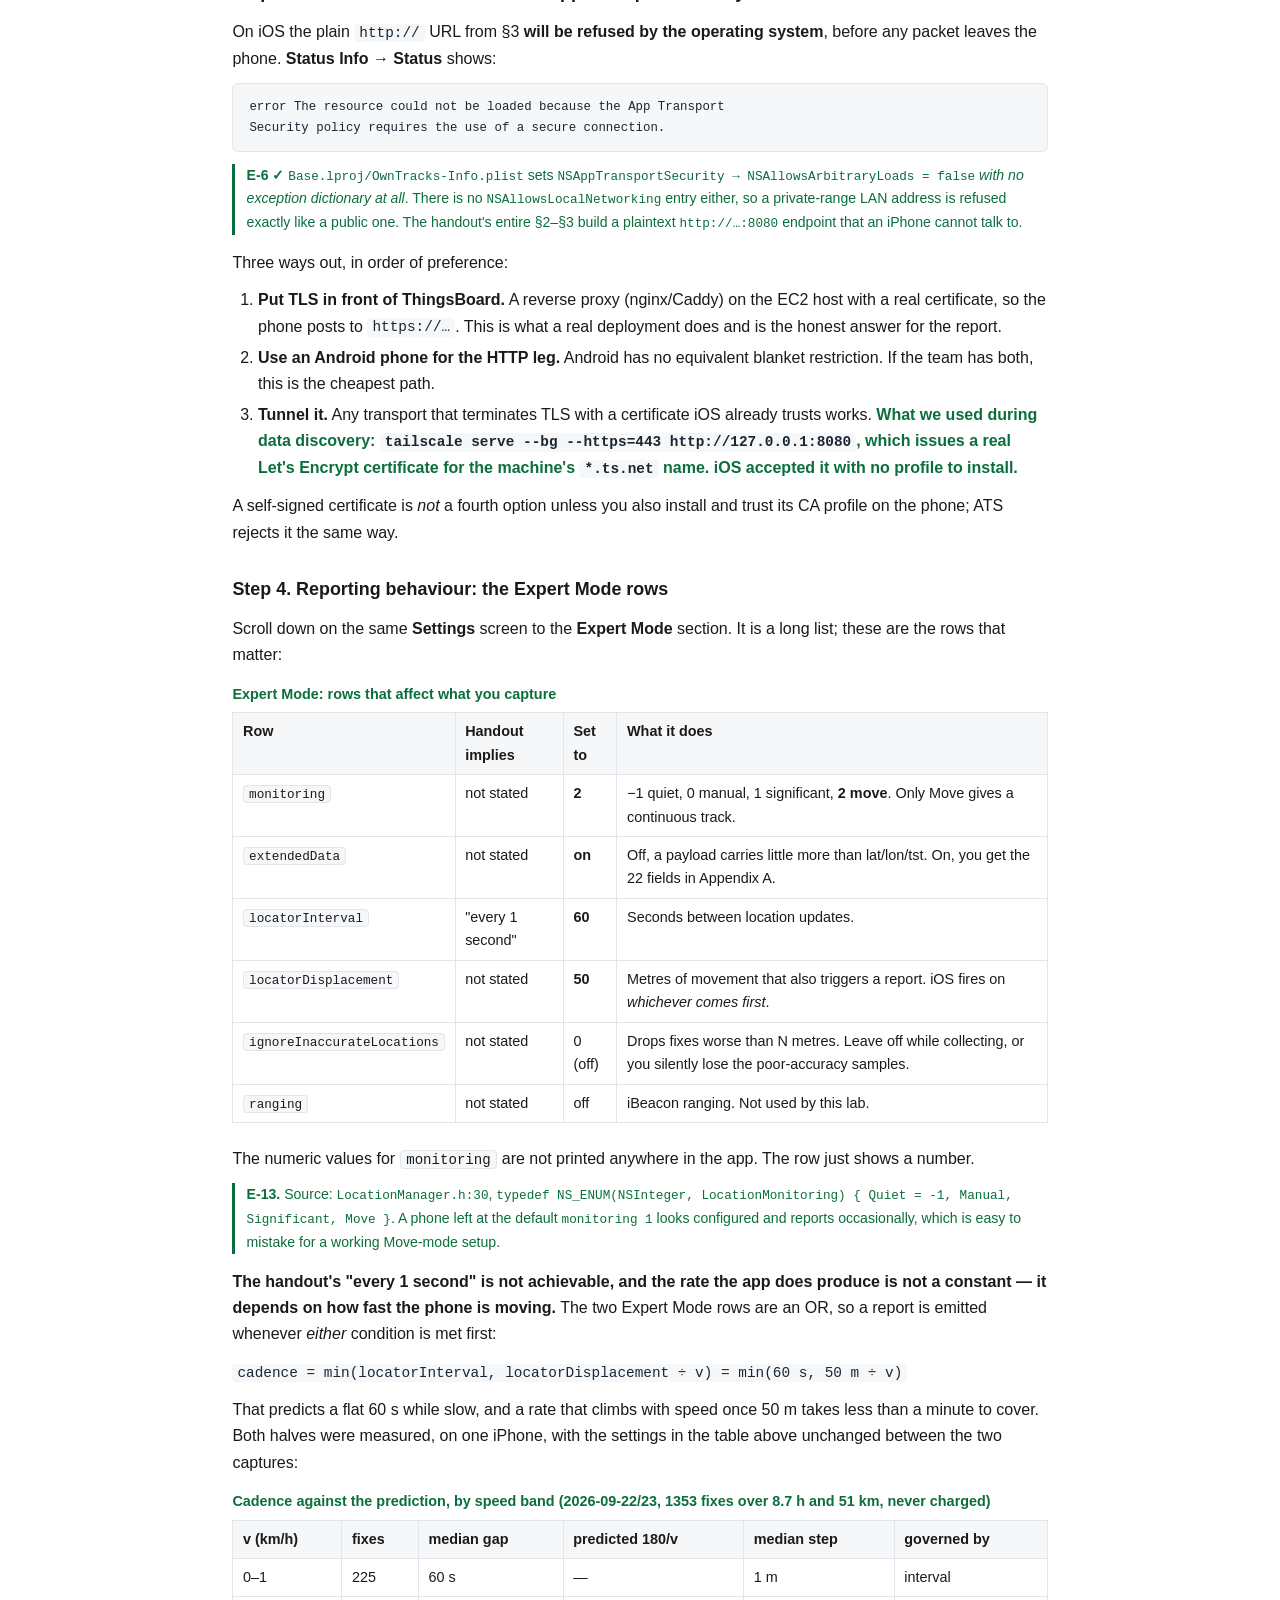
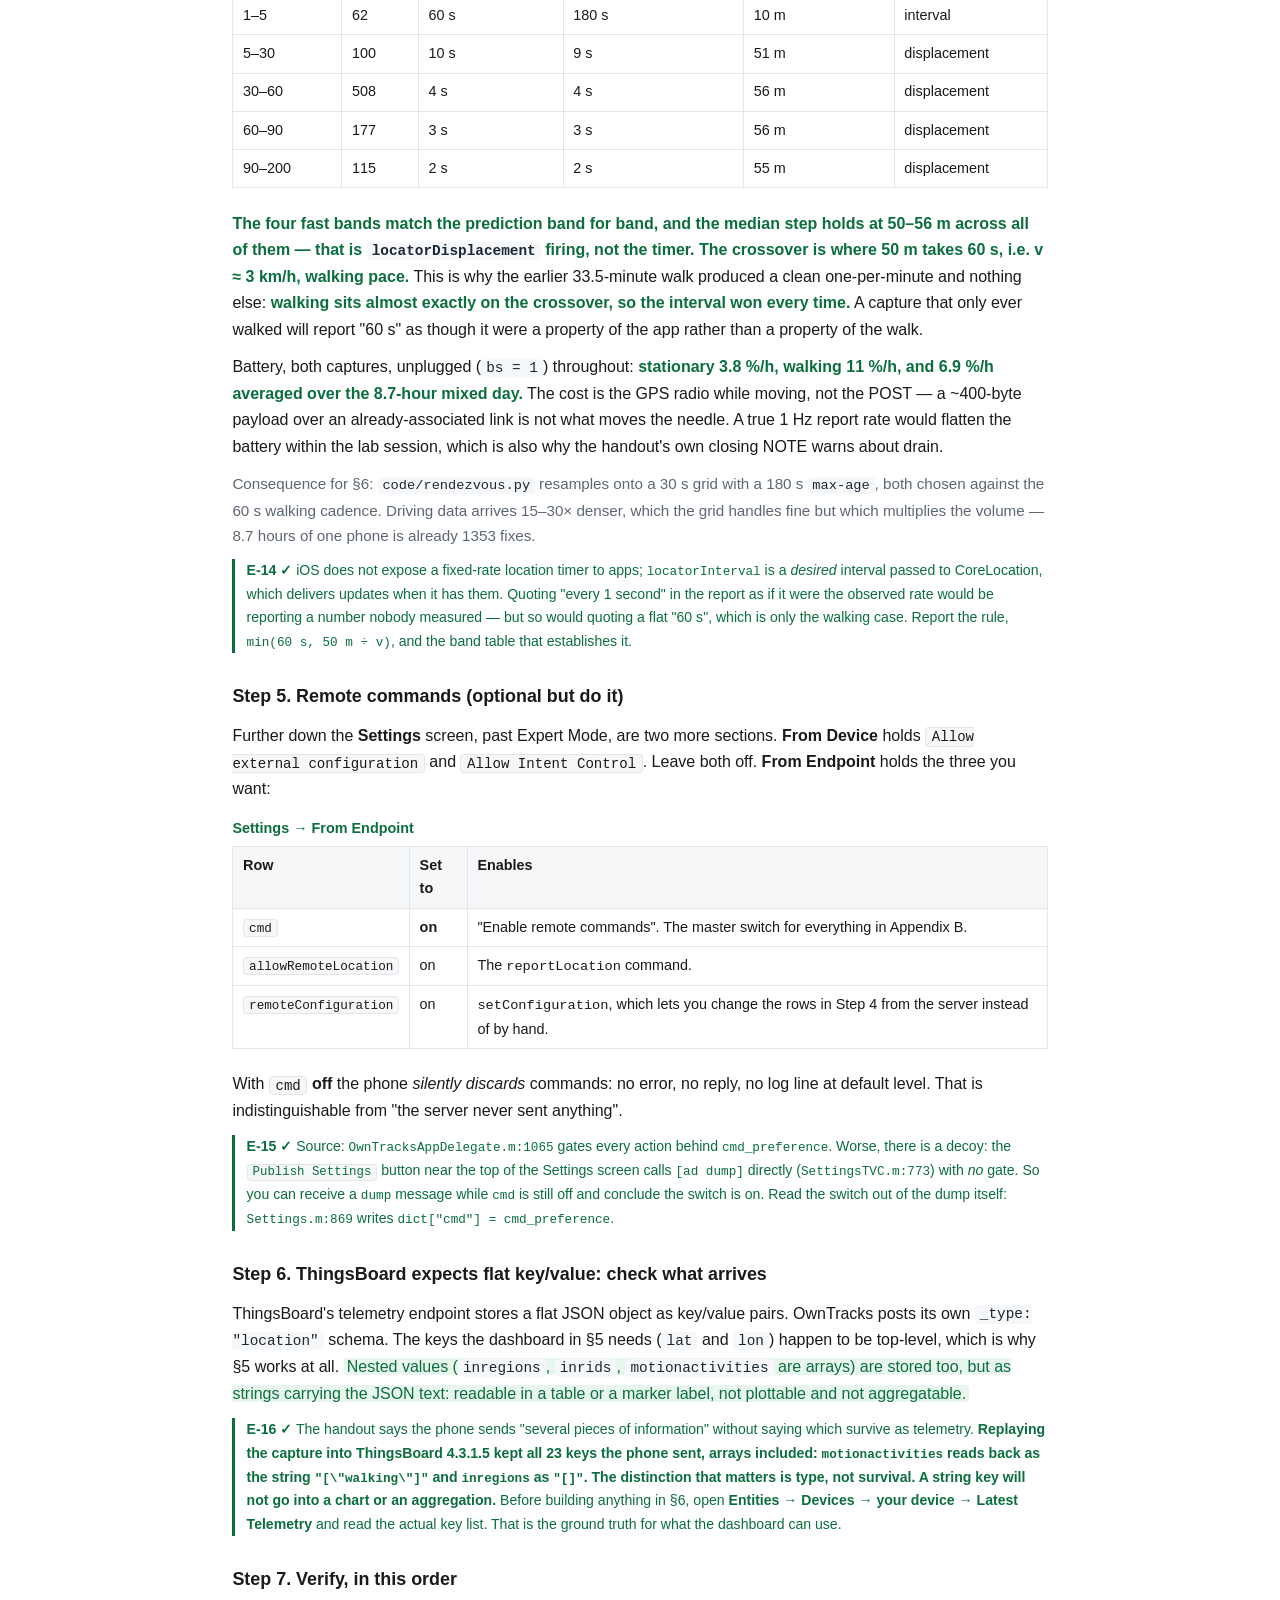
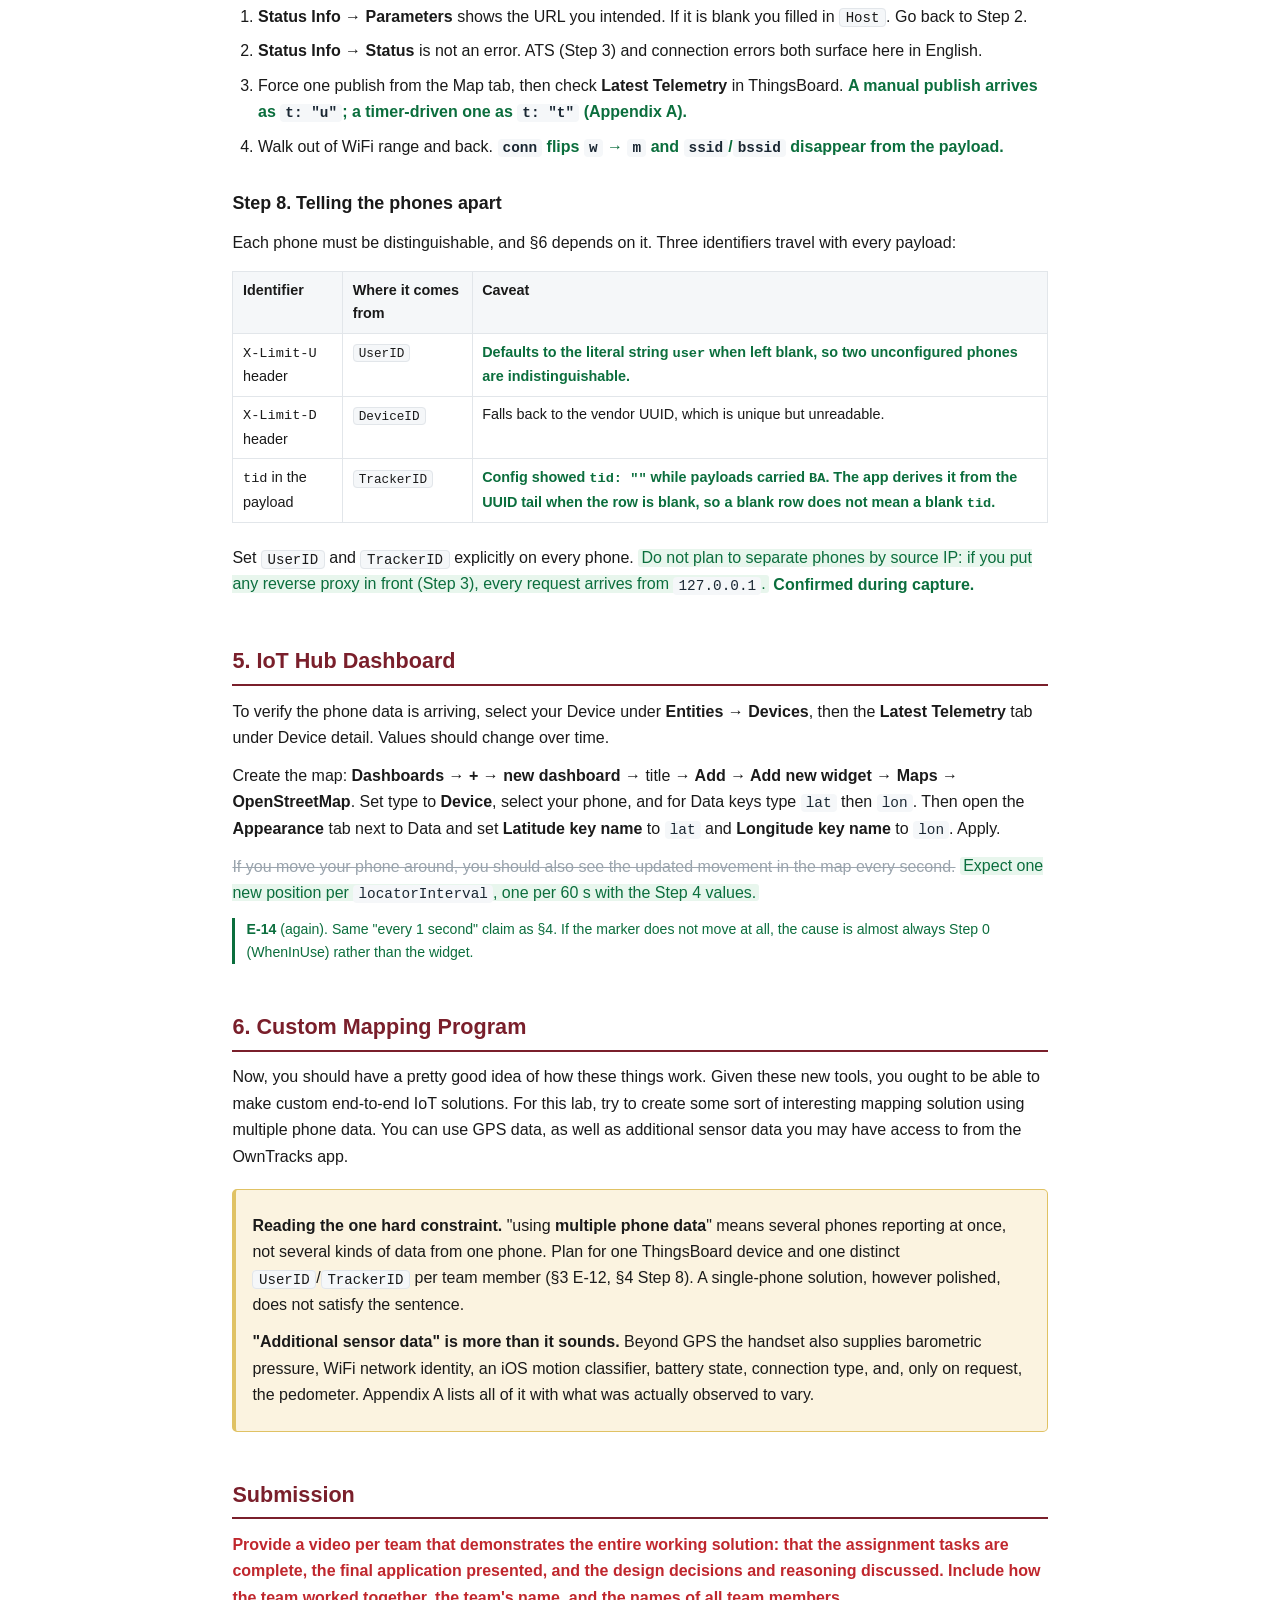
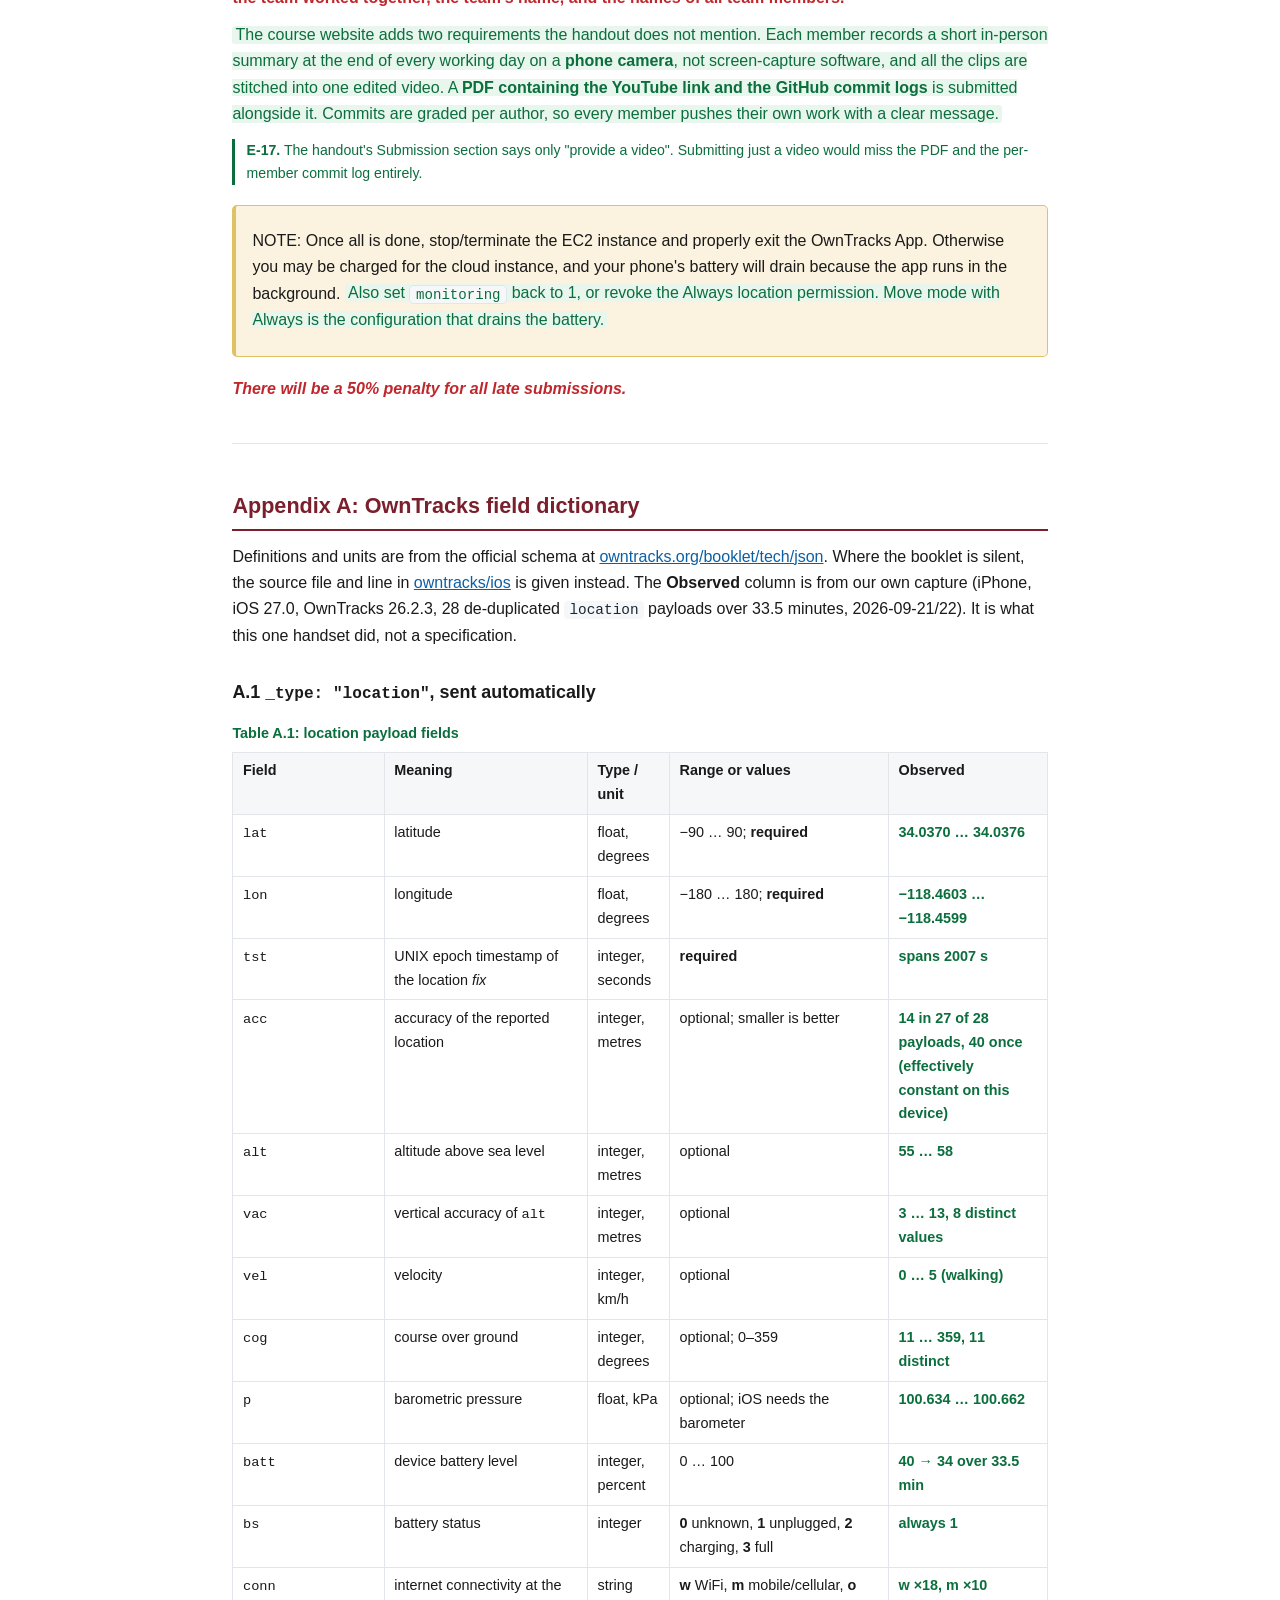
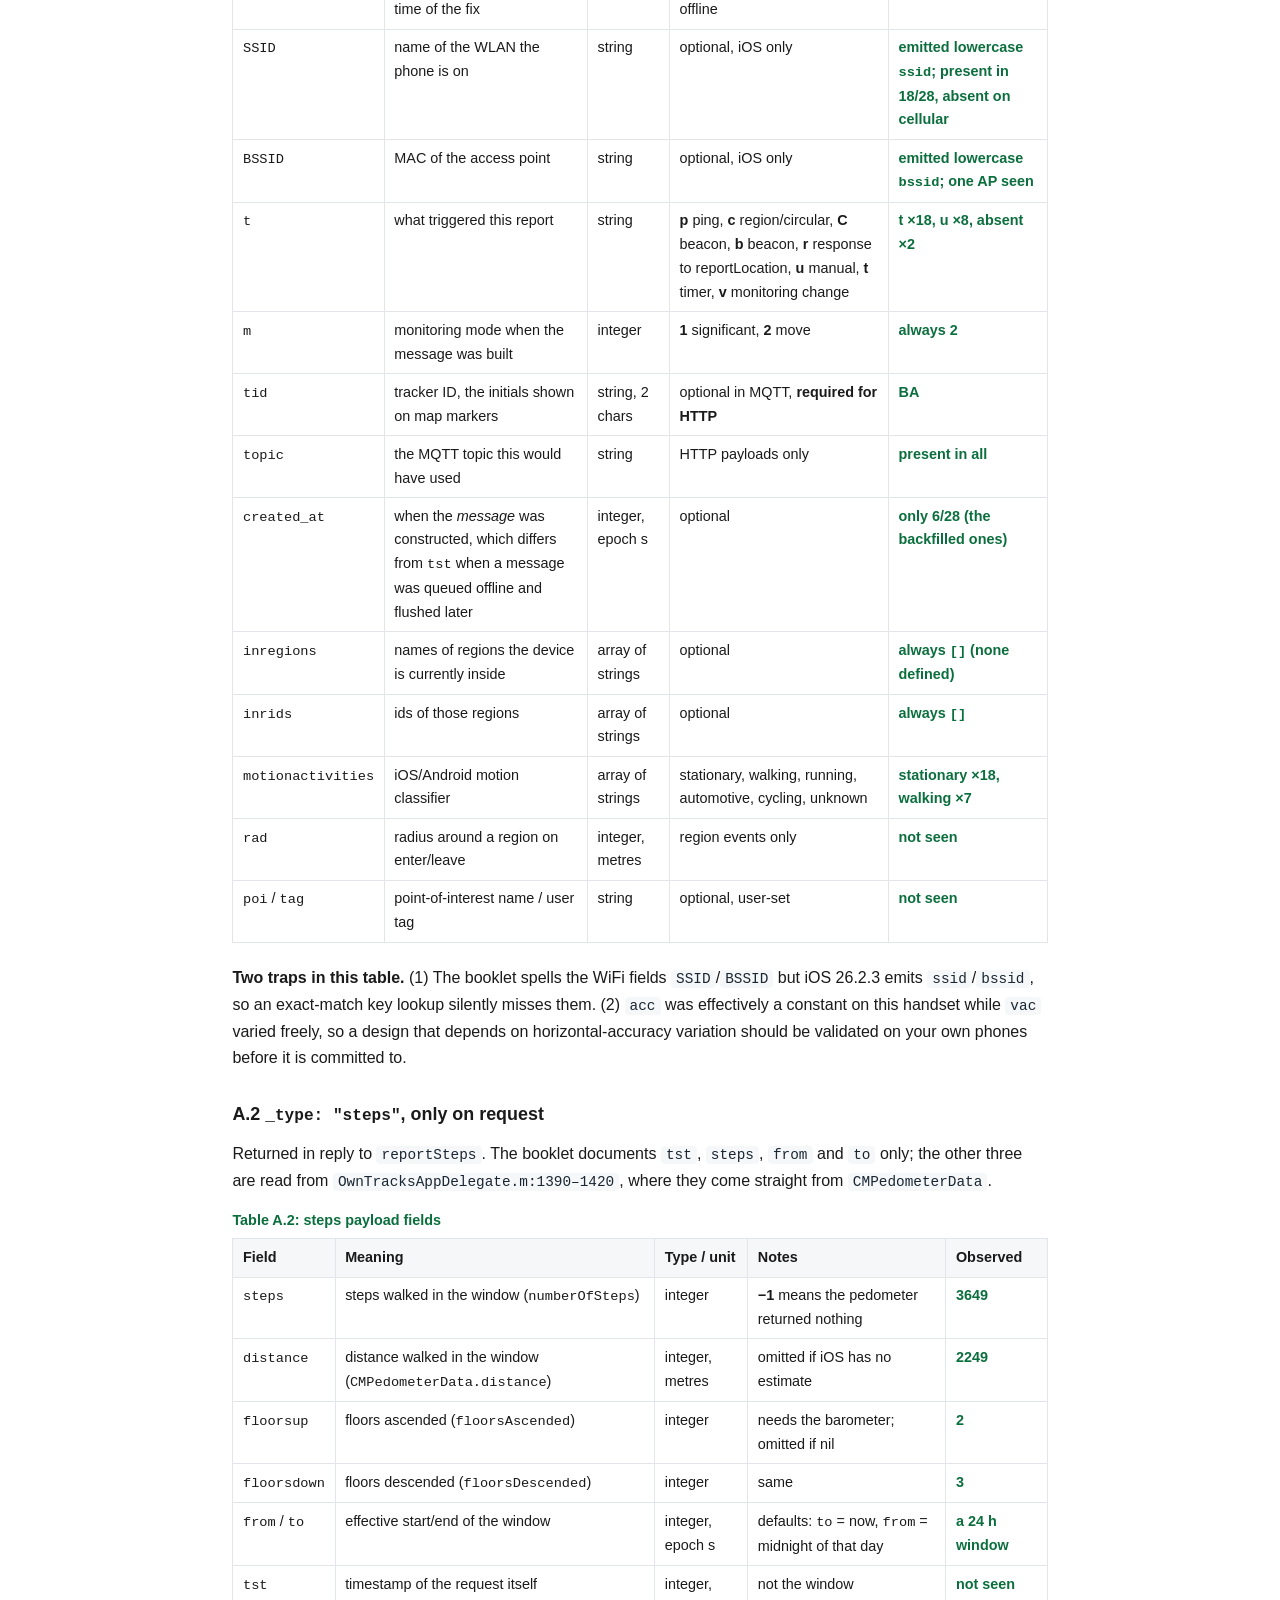
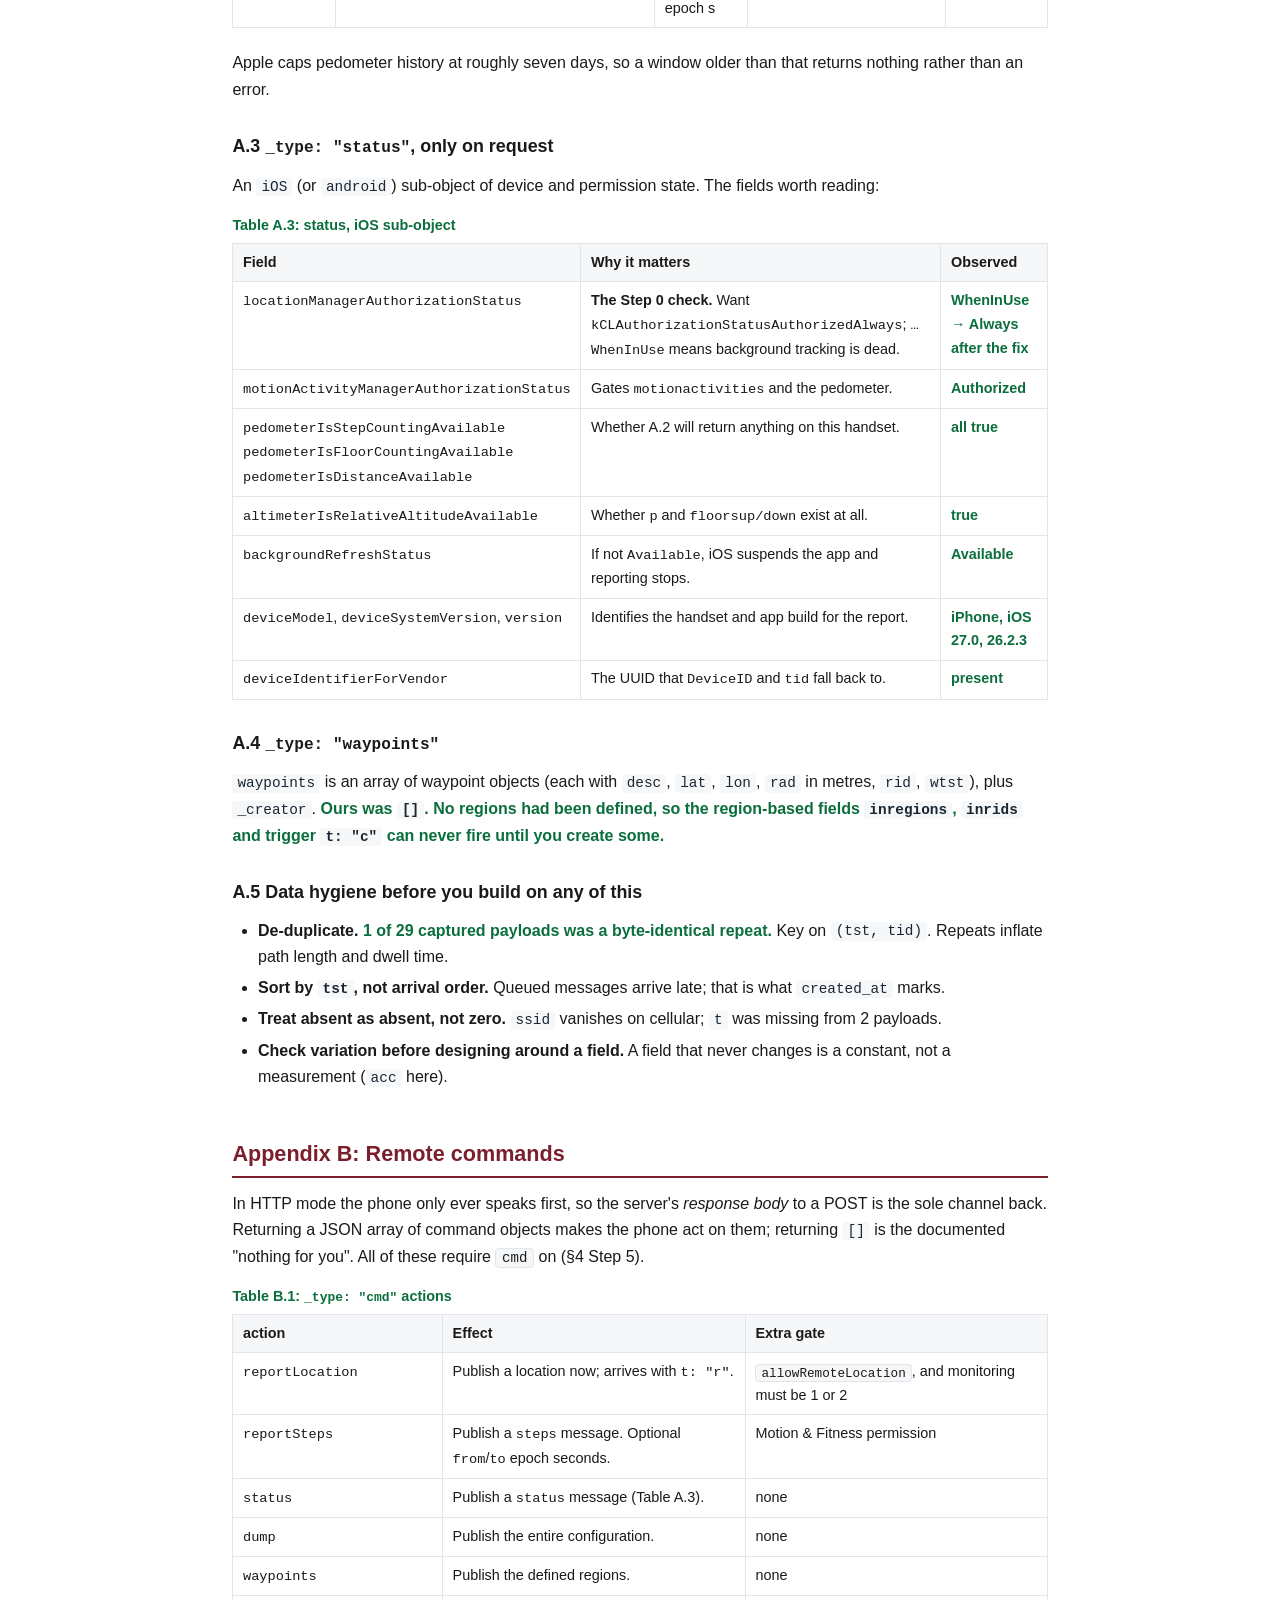
<file: lab5/EE542_Lab5_Mobile_IoT_Network_Cloud_IoT_Hub_corrected.html>
<!DOCTYPE html>
<html lang="en">
<head>
<meta charset="utf-8">
<meta name="viewport" content="width=device-width, initial-scale=1">
<title>EE 542 Lab Assignment 5: Mobile Phone-based IoT Network with IoT Hub in Cloud (corrected)</title>
<style>
  :root {
    --bg: #ffffff; --fg: #1a1a1a; --muted: #5c6773; --rule: #e2e6ea;
    --code-bg: #f5f7f9; --code-fg: #1a2733; --accent: #7a1f2b; --link: #0b5fa5;
    --callout-bg: #fbf3e0; --callout-border: #e0c264; --mandate: #c0272d; --corr: #0b6e3d; --corr-bg: #e8f6ed; --gone: #9aa4ad;
  }
  @media (prefers-color-scheme: dark) {
    :root {
      --bg: #14171a; --fg: #e6e9ec; --muted: #98a2ad; --rule: #2a3138;
      --code-bg: #1c2126; --code-fg: #d5e0ea; --accent: #e0899a; --link: #6db3f2;
      --callout-bg: #2a2415; --callout-border: #6b5a2a; --mandate: #ff7b7b; --corr: #62d195; --corr-bg: #14301f; --gone: #6b757e;
    }
  }
  * { box-sizing: border-box; }
  body {
    background: var(--bg); color: var(--fg);
    font: 16px/1.65 -apple-system, BlinkMacSystemFont, "Segoe UI", Helvetica, Arial, sans-serif;
    max-width: 860px; margin: 0 auto; padding: 2.5rem 1.4rem 6rem;
  }
  h1 { font-size: 1.7rem; line-height: 1.25; margin: 0 0 .3rem; }
  h2 {
    font-size: 1.35rem; margin: 2.8rem 0 .8rem; padding-bottom: .3rem;
    border-bottom: 2px solid var(--accent); color: var(--accent);
  }
  h3 { font-size: 1.12rem; margin: 1.8rem 0 .5rem; }
  h4 { font-size: 1rem; margin: 1.3rem 0 .4rem; color: var(--muted); text-transform: uppercase; letter-spacing: .04em; }
  p { margin: .7rem 0; }
  ul, ol { margin: .6rem 0; padding-left: 1.6rem; }
  li { margin: .28rem 0; }
  li > ul, li > ol { margin: .28rem 0; }
  code { font-family: ui-monospace, SFMono-Regular, Menlo, Consolas, monospace; font-size: .9em; }
  p code, li code { background: var(--code-bg); color: var(--code-fg); padding: .08em .35em; border-radius: 4px; }
  pre {
    background: var(--code-bg); color: var(--code-fg); border: 1px solid var(--rule);
    border-radius: 6px; padding: .8rem 1rem; overflow-x: auto; margin: .7rem 0;
    font-family: ui-monospace, SFMono-Regular, Menlo, Consolas, monospace;
    font-size: .86rem; line-height: 1.5;
  }
  pre code { background: none; padding: 0; }
  a { color: var(--link); }
  .subtitle { color: var(--muted); margin: 0 0 1.5rem; font-size: 1.05rem; }
  .callout {
    background: var(--callout-bg); border: 1px solid var(--callout-border);
    border-left-width: 4px; border-radius: 5px; padding: .7rem 1rem; margin: 1.2rem 0;
  }
  .note { color: var(--muted); font-size: .95em; }
  nav.toc {
    border: 1px solid var(--rule); border-radius: 8px; padding: 1rem 1.3rem;
    margin: 2rem 0; background: var(--code-bg);
  }
  nav.toc strong { display: block; margin-bottom: .4rem; font-size: .82rem; text-transform: uppercase; letter-spacing: .06em; color: var(--muted); }
  nav.toc ol { margin: 0; }
  nav.toc a { text-decoration: none; }
  nav.toc a:hover { text-decoration: underline; }
  hr { border: none; border-top: 1px solid var(--rule); margin: 2.5rem 0; }
  .q { margin: .5rem 0; }
  .mandate { color: var(--mandate); font-weight: 700; }
  del { color: var(--gone); text-decoration: line-through; text-decoration-thickness: 1px; }
  ins { color: var(--corr); background: var(--corr-bg); text-decoration: none; padding: .02em .2em; border-radius: 3px; }
  pre ins, pre del { background: none; padding: 0; }
  pre ins { color: var(--corr); }
  .why { display: block; color: var(--corr); font-size: .88em; margin: .35rem 0 .9rem; padding-left: .7rem; border-left: 3px solid var(--corr); }
  .why b { font-weight: 700; }
  .ok { color: var(--corr); font-weight: 700; }
  table { border-collapse: collapse; width: 100%; margin: .9rem 0 1.4rem; font-size: .9em; }
  th, td { border: 1px solid var(--rule); padding: .42rem .6rem; text-align: left; vertical-align: top; }
  th { background: var(--code-bg); font-weight: 600; }
  caption { caption-side: top; text-align: left; color: var(--corr); font-weight: 700; padding-bottom: .35rem; }
  td code, th code { font-size: .95em; }
  /* Lab 5 additions: the phone walkthrough and the field dictionary. */
  ol.taps { counter-reset: none; }
  ol.taps > li { margin: .5rem 0; }
  .screen { font-weight: 600; }
  .row { background: var(--code-bg); border: 1px solid var(--rule); border-radius: 4px;
         padding: .04em .4em; font-family: ui-monospace, SFMono-Regular, Menlo, monospace; font-size: .88em; }
  .path { color: var(--muted); font-size: .92em; }
  .measured { color: var(--corr); font-weight: 600; }
  table.dict td:nth-child(1) { white-space: nowrap; }
  .tag { display: inline-block; font-size: .74em; letter-spacing: .04em; text-transform: uppercase;
         border: 1px solid var(--rule); border-radius: 3px; padding: .05em .35em; color: var(--muted); }
</style>
</head>
<body>

<h1>EE&nbsp;542 Lab Assignment 5: Mobile Phone-based IoT Network with IoT Hub in Cloud <span class="tag">corrected</span></h1>
<p class="subtitle">Instructor: Young Cho, Ph.D. &nbsp;·&nbsp; Corrected edition, 2026-09-22</p>

<div class="callout">
  <p><strong>How to read this edition.</strong> <del>Struck-through text is what the handout prints.</del> <ins>Green text is the correction.</ins> A note under each change gives the reason and its errata id from <code>assignments/lab5/README.md</code>.</p>
  <p>A <span class="ok">✓</span> means the claim was tested on a running system rather than inferred from reading: either the handout's own version was run and failed as described, or a measurement corrected what an earlier edition of this document said. Claims about the iOS app are read from the published <a href="https://github.com/owntracks/ios">owntracks/ios</a> source with the file and line given, or measured from a live capture on 2026-09-21/22 (iPhone, iOS 27.0, OwnTracks 26.2.3, 43 payloads). Field values marked <span class="measured">like this</span> are from that capture, not from the documentation.</p>
  <p>The handout's §4 is a single sentence where the entire phone configuration should be. <a href="#s4">Section 4</a> of this edition replaces it with the full walkthrough. <a href="#appA">Appendix A</a> is the field dictionary; <a href="#appB">Appendix B</a> covers remote commands. The unmodified original is <code>EE542_Lab5_Mobile_IoT_Network_Cloud_IoT_Hub_origin.html</code>.</p>
</div>

<nav class="toc">
  <strong>Contents</strong>
  <ol>
    <li><a href="#s1">Turn Mobile Phone into Internet of Things</a></li>
    <li><a href="#s2">Set up Thingsboard Community Edition on Amazon Web Services</a></li>
    <li><a href="#s3">Configuring ThingsBoard</a></li>
    <li><a href="#s4">Setting up OwnTracks App to Send HTTP messages to ThingsBoard</a> <span class="tag">rewritten</span></li>
    <li><a href="#s5">IoT Hub Dashboard</a></li>
    <li><a href="#s6">Custom Mapping Program</a></li>
    <li><a href="#sub">Submission</a></li>
  </ol>
  <p style="margin:.6rem 0 0"><a href="#appA"><b>Appendix A</b>: OwnTracks field dictionary</a> · <a href="#appB"><b>Appendix B</b>: Remote commands</a> · <a href="#appC"><b>Appendix C</b>: what a local sink is for</a></p>
</nav>

<h2 id="s1">1. Turn Mobile Phone into Internet of Things</h2>

<p>Go to <a href="https://owntracks.org">https://owntracks.org</a> to set up your phone. Download and install the OwnTracks App for your iPhone and/or Android phone.</p>

<p>Go through the guide <a href="https://owntracks.org/booklet/">https://owntracks.org/booklet/</a>, including the Quick setup, to understand what OwnTracks can do while gaining hands-on experience with IoT and cloud infrastructure that work with the IoT.</p>

<p><ins>Two pages of that booklet are the ones you will actually need: <a href="https://owntracks.org/booklet/tech/json/">tech/json</a> defines every field the phone emits, and <a href="https://owntracks.org/booklet/tech/http/">tech/http</a> defines the HTTP mode request and response. Appendix A of this document condenses both and adds what the iOS build emits but the booklet does not describe.</ins></p>
<span class="why"><b>E-8.</b> "Go through the guide" is 40+ pages covering MQTT, the Recorder, Docker deployment and the desktop apps, none of which this lab uses. The two pages above are the whole surface you need.</span>

<h2 id="s2">2. Set up Thingsboard Community Edition on Amazon Web Services</h2>

<p>Configure and launch an Ubuntu Linux EC2 instance. A free-tier instance does work, but it is awfully slow to set up and run. So, you may want to use a larger instance with a modest fee. <del>Make sure to configure your security group to allow all IPv4 traffic from anywhere (0.0.0.0/0).</del> <ins>Open only tcp 22 (SSH), tcp 8080 (ThingsBoard UI), tcp 1883 (MQTT) and udp 5683 (CoAP) to 0.0.0.0/0.</ins> Moreover, make sure to create and download your security key. The downloaded file will have a name ending in ".pem" or ".ppk".</p>
<span class="why"><b>E-3</b> <span class="ok">✓</span> Those four ports are every port this lab uses. <span class="measured">What "all traffic from anywhere" adds beyond them, from <code>ss -ltnup</code> on a running node (ThingsBoard 4.3.1.5 on Ubuntu 24.04, built by <code>code/aws/tb_install.sh</code>, 2026-09-22): tcp 7070 (edge RPC) and udp 5685–5688 (LwM2M and the other CoAP endpoints). PostgreSQL is not among them. It binds <code>127.0.0.1:5432</code>, so no security group can expose it.</span> Those extra listeners sit on a host whose ThingsBoard still has the published demo credentials from Step 5. The report should say which ports you opened and why. That is the one security decision this lab asks you to make.</span>

<p><ins>Size the instance for the install, not for steady state: <strong>4 GiB RAM is the documented minimum</strong> and <code>install.sh</code> in Step 5 is the memory peak. On a 2 GiB instance the install is OOM-killed with no error in the log.</ins></p>
<span class="why"><b>E-7</b> <span class="ok">✓</span> Observed on 2026-09-21. The fix used was c7i-flex.large plus 4 GiB of swap, with the ThingsBoard heap capped at <code>-Xmx2G</code> so PostgreSQL keeps room. The handout says only "free-tier is slow", which reads as a patience problem rather than a failure mode.</span>

<p>Then, use the "ssh" terminal program to remotely log into the EC2 node.<br>
<a href="https://docs.aws.amazon.com/AWSEC2/latest/UserGuide/connect-linux-inst-ssh.html">https://docs.aws.amazon.com/AWSEC2/latest/UserGuide/connect-linux-inst-ssh.html</a></p>

<p>Your username should be ubuntu, and if you are using a Linux or Mac terminal with OpenSSH, you should be able to log in by typing the following (if your key file name is "key.pem" and your public IP address is "52.87.235.210"):</p>
<pre><code>ssh -i key.pem ubuntu@52.87.235.210</code></pre>
<p><ins>The key file must be mode 600 (<code>chmod 600 key.pem</code>) or OpenSSH refuses it.</ins> <span class="why"><b>E-9.</b> A freshly downloaded <code>.pem</code> is world-readable and SSH fails with "UNPROTECTED PRIVATE KEY FILE", which does not mention permissions in its first line.</span></p>

<h3>Step 1. Install Java <del>17</del><ins>21</ins> (OpenJDK)</h3>
<p>ThingsBoard service is running on Java <del>17</del><ins>17 or later; upstream builds and tests 4.3.x against 21</ins>. To install OpenJDK <del>17</del><ins>21</ins>, follow these instructions</p>
<pre><code>sudo apt update &amp;&amp; sudo apt install openjdk-<del>17</del><ins>21</ins>-jdk</code></pre>
<span class="why"><b>E-1.</b> 17 still meets the floor and will run, so this is a "prefer" not a "must". Use 21 unless you have a reason not to.</span>

<p>Configure your operating system to use OpenJDK <del>17</del><ins>21</ins> by default. You can configure the default version by running the following command:</p>
<pre><code>sudo update-alternatives --config java</code></pre>

<p>To check the installed Java version on your system, use the following command:</p>
<pre><code>java -version</code></pre>

<h3>Step 2. ThingsBoard service installation</h3>
<p>Follow the instructions on <a href="https://thingsboard.io/">https://thingsboard.io/</a> to download the install FREE community edition</p>

<h3>Step 3. Configure ThingsBoard database</h3>
<p>ThingsBoard can be configured to work with a variety of databases, including MySQL and PostgreSQL. See the corresponding architecture page for more details.</p>

<h4>PostgreSQL Installation</h4>
<pre><code># Automated repository configuration:
sudo apt install -y postgresql-common
sudo /usr/share/postgresql-common/pgdg/apt.postgresql.org.sh <ins>-y</ins>

# install and launch the postgresql service:
sudo apt update
sudo apt -y install postgresql-<del>16</del><ins>18</ins>
sudo service postgresql start</code></pre>
<span class="why"><b>E-2.</b> The PGDG script now ships postgresql-18; asking for 16 pulls an older series than the repo is built around. <b>E-10</b> <span class="ok">✓</span> The <code>-y</code> matters if you are scripting this: the obvious workaround <code>yes | …apt.postgresql.org.sh</code> <em>aborts the whole script</em> under <code>set -euo pipefail</code>. When the PGDG script exits, <code>yes</code> takes SIGPIPE, and <code>pipefail</code> reports the pipeline as failed. The install died there with no error message and a healthy-looking log tail.</span>

<p>The rest of Step 3 (setting the postgres password, creating the <code>thingsboard</code> database, and the <code>DB Configuration</code> block in <code>/etc/thingsboard/conf/thingsboard.conf</code>) is correct as printed in the handout.</p>

<h3>Step 4. Choose ThingsBoard queue service</h3>
<p>In-memory is the built-in default and is correct for this lab. Nothing to change.</p>

<h3>Step 5. Run the installation script</h3>
<pre><code>sudo /usr/share/thingsboard/bin/install/install.sh --loadDemo</code></pre>
<p><ins>This is the memory peak. See E-7 above. Expect several minutes even on a paid instance.</ins></p>

<h3>Step 6. Start ThingsBoard service</h3>
<pre><code>sudo service thingsboard start</code></pre>
<p>The UI is then at <code>http://&lt;your-public-ip&gt;:8080/</code>.</p>

<p><del>If you are unable to access your ThingBoard web interface … One definite way to ensure access is to open all connections from all IP addresses and ports.</del></p>
<span class="why"><b>E-3</b> (again). If 8080 does not answer, check in this order: the service is up (<code>systemctl status thingsboard</code>), it finished starting (it takes ~60 s after <code>start</code> returns), and the security group allows tcp 8080 from your address. Opening everything makes the symptom go away without telling you which of the three it was.</span>

<h2 id="s3">3. Configuring ThingsBoard</h2>

<p>Review <a href="https://thingsboard.io/docs/guides/">https://thingsboard.io/docs/guides/</a>. The default credentials after <code>--loadDemo</code> are:</p>
<pre><code>System Administrator: sysadmin@thingsboard.org / sysadmin
Tenant Administrator: tenant@thingsboard.org / tenant
Customer User:        customer@thingsboard.org / customer</code></pre>
<p><ins>These are published defaults on a host you just opened to the internet. Change the tenant password at first login, and say in the report that you did.</ins></p>
<span class="why"><b>E-11.</b> The handout mentions the account profile page only in passing ("You can always change passwords"). Combined with E-3's 0.0.0.0/0 advice this is a live, publicly reachable admin account with a password printed in the assignment.</span>

<p>Log in as <code>tenant@thingsboard.org</code>. Create a device for your phone: <strong>Entities → Devices → +  → Add new device</strong>. Fill in the Name, use the "default profile", then Add. The dialog that pops up shows connectivity for HTTP, MQTT and CoAP. Copy the URL under "Execute the following command" and ignore the curl wrapper:</p>
<pre><code>http://&lt;your-public-ip&gt;:8080/api/v1/&lt;DEVICE_TOKEN&gt;/telemetry</code></pre>
<p>In the handout's example <code>oylNvRDLFeTJfpszfA56</code> is the device token. <ins>Create <strong>one device per phone</strong>. Each gets its own token, and the token is the only thing identifying which phone a reading came from.</ins></p>
<span class="why"><b>E-12.</b> §6 requires data from <em>multiple</em> phones. If two phones share one token their telemetry merges into one device and cannot be separated afterwards. See also the identity note in §4 Step 8.</span>

<h2 id="s4">4. Setting up OwnTracks App to Send HTTP messages to ThingsBoard <span class="tag">rewritten</span></h2>

<div class="callout">
  <p><del>"Download and install an App named Owntracks from the Apple or Google App Store. On the App, go to Preferences. If everything was entered correctly, your phone should be sending several pieces of information to ThingsboardIO every 1 second."</del></p>
  <p><b>E-4. This is the whole of §4 in the handout.</b> Between "go to Preferences" and "everything was entered correctly" there is nothing: no field names, no values, no permissions, no mention that iOS will refuse the connection outright. Every step below had to be reconstructed. This is the single highest-severity erratum in the assignment, because it is the step that connects the phone to the hub, the point of the lab.</p>
</div>

<p>Screen names and row labels below are exactly as they appear in <strong>OwnTracks 26.2.3 on iOS 27.0</strong>. Android's settings carry the same names but a different layout.</p>

<h3>Step 0. Grant the location permission first</h3>

<p>Set this before opening OwnTracks, in Apple's Settings app, not in OwnTracks:</p>
<ol class="taps">
  <li>Open the iOS <span class="screen">Settings</span> app (the grey gear on the home screen, not OwnTracks' own settings).</li>
  <li>Scroll to the alphabetical list of apps at the bottom and tap <span class="screen">OwnTracks</span>.</li>
  <li>Tap <span class="row">Location</span>.</li>
  <li>Choose <span class="row">Always</span>. Not "While Using the App", not "Ask Next Time".</li>
  <li>On the same screen leave <span class="row">Precise Location</span> <strong>on</strong>.</li>
  <li>Go back one screen and confirm <span class="row">Motion &amp; Fitness</span> is on. This is what feeds the step counter and the <code>motionactivities</code> field.</li>
</ol>

<p><strong>Why this is step 0.</strong> With "While Using the App", iOS delivers locations only while OwnTracks is on screen. The app still looks healthy, still publishes when you press the publish button, and still reports Move mode, so nothing tells you anything is wrong. <span class="measured">Measured: with WhenInUse, 15 consecutive payloads showed an identical <code>lat</code>/<code>lon</code>/<code>vel</code>; after switching to Always the track moved normally.</span></p>

<p>Verify it rather than trusting the toggle. iOS sometimes grants a temporary "Allow Once" instead. Appendix B's <code>status</code> command makes the phone report its own permission state; you want:</p>
<pre><code>"locationManagerAuthorizationStatus": "kCLAuthorizationStatusAuthorizedAlways"</code></pre>

<h3>Step 1. Open OwnTracks' settings</h3>
<ol class="taps">
  <li>Open <span class="screen">OwnTracks</span>. It starts on the <span class="row">Map</span> tab. The bottom bar is <span class="row">Map</span> / <span class="row">Friends</span> / <span class="row">Regions</span>.</li>
  <li>Open the <span class="screen">Status Info</span> screen (the info control on the Map tab). It shows <b>Connection → Parameters</b> and <b>Status</b>, and below them a row of links: <span class="row">Settings</span> · <span class="row">Logs</span> · <span class="row">Send Debug Status</span>.</li>
  <li>Tap <span class="row">Settings</span>. You are now on the <span class="screen">Settings</span> screen used for the rest of this section.</li>
</ol>
<p class="path">Keep <span class="screen">Status Info</span> in mind. It is where you read back <b>Parameters</b> (the endpoint actually in use) and <b>Status</b> (the last connection error in plain English). It is the fastest debugging screen in the app.</p>

<h3>Step 2. Connection mode and endpoint</h3>
<p>On the <span class="screen">Settings</span> screen, top section:</p>
<table>
<caption>Settings screen: connection rows</caption>
<tr><th>Row</th><th>Set to</th><th>Note</th></tr>
<tr><td><span class="row">Mode</span></td><td><b>HTTP</b></td><td>A two-segment control, <code>MQTT | HTTP</code>. Tap the HTTP half.</td></tr>
<tr><td><span class="row">URL</span></td><td><code>http://&lt;ip&gt;:8080/api/v1/&lt;TOKEN&gt;/telemetry</code></td><td><b>This row, not <span class="row">Host</span>.</b> Paste the full URL from §3, scheme included.</td></tr>
<tr><td><span class="row">DeviceID</span></td><td>anything unique per phone</td><td>Sent as the <code>X-Limit-D</code> header.</td></tr>
<tr><td><span class="row">TrackerID</span></td><td>2 characters, unique per phone</td><td>Becomes <code>tid</code>; it is what map markers are labelled with.</td></tr>
<tr><td><span class="row">UserID</span></td><td>unique per phone, e.g. <code>phoneA</code></td><td>Sent as <code>X-Limit-U</code>. See Step 8.</td></tr>
<tr><td><span class="row">Authentication</span> / <span class="row">Password</span></td><td>off</td><td>ThingsBoard authenticates by the token in the URL, not HTTP Basic.</td></tr>
</table>

<p><strong>The <span class="row">URL</span> row is the one that matters, and it is far down the screen, below <span class="row">Secret encryption key</span> and well past <span class="row">Host</span>.</strong> <span class="row">Host</span>, <span class="row">Port</span>, <span class="row">TLS</span>, <span class="row">Proto</span> and <span class="row">Websockets</span> sit higher up and look like the obvious place for a server address, but <em>they are MQTT-only and are ignored in HTTP mode</em>.</p>
<span class="why"><b>E-5</b> <span class="ok">✓</span> Source: <code>OwnTracksAppDelegate.m:1815</code> passes <code>url_preference</code> to <code>connectHTTP:</code>, whose signature takes <code>url / auth / user / pass / device / httpHeaders</code> and <em>no host, port or tls</em>; <code>Connection.m:455</code> then does <code>request.URL = [NSURL URLWithString:self.url]</code>. The MQTT path sets <code>self.url = nil</code> first and uses host/port instead. Putting the address in <span class="row">Host</span> leaves the URL empty, and the failure is reported as <code>kCFErrorDomainCFNetwork Code=2 … kCFGetAddrInfoFailureKey=8</code>. That is <code>EAI_NONAME</code>, which reads like a DNS outage but is really <code>NSURL</code> finding no host to resolve. Omitting <code>http://</code> produces the identical error, because then the scheme is parsed as the hostname.</span>

<h3>Step 3. If iOS blocks the connection: App Transport Security</h3>

<p>On iOS the plain <code>http://</code> URL from §3 <strong>will be refused by the operating system</strong>, before any packet leaves the phone. <span class="screen">Status Info → Status</span> shows:</p>
<pre><code>error The resource could not be loaded because the App Transport
Security policy requires the use of a secure connection.</code></pre>
<span class="why"><b>E-6</b> <span class="ok">✓</span> <code>Base.lproj/OwnTracks-Info.plist</code> sets <code>NSAppTransportSecurity → NSAllowsArbitraryLoads = false</code> <em>with no exception dictionary at all</em>. There is no <code>NSAllowsLocalNetworking</code> entry either, so a private-range LAN address is refused exactly like a public one. The handout's entire §2–§3 build a plaintext <code>http://…:8080</code> endpoint that an iPhone cannot talk to.</span>

<p>Three ways out, in order of preference:</p>
<ol>
  <li><b>Put TLS in front of ThingsBoard.</b> A reverse proxy (nginx/Caddy) on the EC2 host with a real certificate, so the phone posts to <code>https://…</code>. This is what a real deployment does and is the honest answer for the report.</li>
  <li><b>Use an Android phone for the HTTP leg.</b> Android has no equivalent blanket restriction. If the team has both, this is the cheapest path.</li>
  <li><b>Tunnel it.</b> Any transport that terminates TLS with a certificate iOS already trusts works. <span class="measured">What we used during data discovery: <code>tailscale serve --bg --https=443 http://127.0.0.1:8080</code>, which issues a real Let's Encrypt certificate for the machine's <code>*.ts.net</code> name. iOS accepted it with no profile to install.</span></li>
</ol>
<p>A self-signed certificate is <em>not</em> a fourth option unless you also install and trust its CA profile on the phone; ATS rejects it the same way.</p>

<h3>Step 4. Reporting behaviour: the Expert Mode rows</h3>
<p>Scroll down on the same <span class="screen">Settings</span> screen to the <span class="screen">Expert Mode</span> section. It is a long list; these are the rows that matter:</p>
<table>
<caption>Expert Mode: rows that affect what you capture</caption>
<tr><th>Row</th><th>Handout implies</th><th>Set to</th><th>What it does</th></tr>
<tr><td><span class="row">monitoring</span></td><td>not stated</td><td><b>2</b></td><td>−1 quiet, 0 manual, 1 significant, <b>2 move</b>. Only Move gives a continuous track.</td></tr>
<tr><td><span class="row">extendedData</span></td><td>not stated</td><td><b>on</b></td><td>Off, a payload carries little more than lat/lon/tst. On, you get the 22 fields in Appendix A.</td></tr>
<tr><td><span class="row">locatorInterval</span></td><td>"every 1 second"</td><td><b>60</b></td><td>Seconds between location updates.</td></tr>
<tr><td><span class="row">locatorDisplacement</span></td><td>not stated</td><td><b>50</b></td><td>Metres of movement that also triggers a report. iOS fires on <em>whichever comes first</em>.</td></tr>
<tr><td><span class="row">ignoreInaccurateLocations</span></td><td>not stated</td><td>0 (off)</td><td>Drops fixes worse than N metres. Leave off while collecting, or you silently lose the poor-accuracy samples.</td></tr>
<tr><td><span class="row">ranging</span></td><td>not stated</td><td>off</td><td>iBeacon ranging. Not used by this lab.</td></tr>
</table>
<p>The numeric values for <span class="row">monitoring</span> are not printed anywhere in the app. The row just shows a number.</p>
<span class="why"><b>E-13.</b> Source: <code>LocationManager.h:30</code>, <code>typedef NS_ENUM(NSInteger, LocationMonitoring) { Quiet = -1, Manual, Significant, Move }</code>. A phone left at the default <code>monitoring 1</code> looks configured and reports occasionally, which is easy to mistake for a working Move-mode setup.</span>

<p><strong>The handout's "every 1 second" is not achievable, and the rate the app does produce is not a constant — it depends on how fast the phone is moving.</strong> The two Expert Mode rows are an OR, so a report is emitted whenever <em>either</em> condition is met first:</p>
<p><code>cadence = min(locatorInterval, locatorDisplacement ÷ v) = min(60 s, 50 m ÷ v)</code></p>
<p>That predicts a flat 60 s while slow, and a rate that climbs with speed once 50 m takes less than a minute to cover. Both halves were measured, on one iPhone, with the settings in the table above unchanged between the two captures:</p>
<table>
<caption>Cadence against the prediction, by speed band (2026-09-22/23, 1353 fixes over 8.7 h and 51 km, never charged)</caption>
<tr><th>v (km/h)</th><th>fixes</th><th>median gap</th><th>predicted 180/v</th><th>median step</th><th>governed by</th></tr>
<tr><td>0–1</td><td>225</td><td>60 s</td><td>—</td><td>1 m</td><td>interval</td></tr>
<tr><td>1–5</td><td>62</td><td>60 s</td><td>180 s</td><td>10 m</td><td>interval</td></tr>
<tr><td>5–30</td><td>100</td><td>10 s</td><td>9 s</td><td>51 m</td><td>displacement</td></tr>
<tr><td>30–60</td><td>508</td><td>4 s</td><td>4 s</td><td>56 m</td><td>displacement</td></tr>
<tr><td>60–90</td><td>177</td><td>3 s</td><td>3 s</td><td>56 m</td><td>displacement</td></tr>
<tr><td>90–200</td><td>115</td><td>2 s</td><td>2 s</td><td>55 m</td><td>displacement</td></tr>
</table>
<p><span class="measured">The four fast bands match the prediction band for band, and the median step holds at 50–56 m across all of them — that is <code>locatorDisplacement</code> firing, not the timer. The crossover is where 50 m takes 60 s, i.e. <b>v ≈ 3 km/h, walking pace</b>.</span> This is why the earlier 33.5-minute walk produced a clean one-per-minute and nothing else: <span class="measured">walking sits almost exactly on the crossover, so the interval won every time.</span> A capture that only ever walked will report "60 s" as though it were a property of the app rather than a property of the walk.</p>
<p>Battery, both captures, unplugged (<code>bs = 1</code>) throughout: <span class="measured">stationary 3.8 %/h, walking 11 %/h, and 6.9 %/h averaged over the 8.7-hour mixed day.</span> The cost is the GPS radio while moving, not the POST — a ~400-byte payload over an already-associated link is not what moves the needle. A true 1 Hz report rate would flatten the battery within the lab session, which is also why the handout's own closing NOTE warns about drain.</p>
<p class="note">Consequence for §6: <code>code/rendezvous.py</code> resamples onto a 30 s grid with a 180 s <code>max-age</code>, both chosen against the 60 s walking cadence. Driving data arrives 15–30× denser, which the grid handles fine but which multiplies the volume — 8.7 hours of one phone is already 1353 fixes.</p>
<span class="why"><b>E-14</b> <span class="ok">✓</span> iOS does not expose a fixed-rate location timer to apps; <code>locatorInterval</code> is a <em>desired</em> interval passed to CoreLocation, which delivers updates when it has them. Quoting "every 1 second" in the report as if it were the observed rate would be reporting a number nobody measured — but so would quoting a flat "60 s", which is only the walking case. Report the rule, <code>min(60 s, 50 m ÷ v)</code>, and the band table that establishes it.</span>

<h3>Step 5. Remote commands (optional but do it)</h3>
<p>Further down the <span class="screen">Settings</span> screen, past Expert Mode, are two more sections. <span class="screen">From Device</span> holds <span class="row">Allow external configuration</span> and <span class="row">Allow Intent Control</span>. Leave both off. <span class="screen">From Endpoint</span> holds the three you want:</p>
<table>
<caption>Settings → From Endpoint</caption>
<tr><th>Row</th><th>Set to</th><th>Enables</th></tr>
<tr><td><span class="row">cmd</span></td><td><b>on</b></td><td>"Enable remote commands". The master switch for everything in Appendix B.</td></tr>
<tr><td><span class="row">allowRemoteLocation</span></td><td>on</td><td>The <code>reportLocation</code> command.</td></tr>
<tr><td><span class="row">remoteConfiguration</span></td><td>on</td><td><code>setConfiguration</code>, which lets you change the rows in Step 4 from the server instead of by hand.</td></tr>
</table>
<p>With <span class="row">cmd</span> <b>off</b> the phone <em>silently discards</em> commands: no error, no reply, no log line at default level. That is indistinguishable from "the server never sent anything".</p>
<span class="why"><b>E-15</b> <span class="ok">✓</span> Source: <code>OwnTracksAppDelegate.m:1065</code> gates every action behind <code>cmd_preference</code>. Worse, there is a decoy: the <span class="row">Publish Settings</span> button near the top of the Settings screen calls <code>[ad dump]</code> directly (<code>SettingsTVC.m:773</code>) with <em>no</em> gate. So you can receive a <code>dump</code> message while <code>cmd</code> is still off and conclude the switch is on. Read the switch out of the dump itself: <code>Settings.m:869</code> writes <code>dict["cmd"] = cmd_preference</code>.</span>

<h3>Step 6. ThingsBoard expects flat key/value: check what arrives</h3>
<p>ThingsBoard's telemetry endpoint stores a flat JSON object as key/value pairs. OwnTracks posts its own <code>_type: "location"</code> schema. The keys the dashboard in §5 needs (<code>lat</code> and <code>lon</code>) happen to be top-level, which is why §5 works at all. <ins>Nested values (<code>inregions</code>, <code>inrids</code>, <code>motionactivities</code> are arrays) are stored too, but as strings carrying the JSON text: readable in a table or a marker label, not plottable and not aggregatable.</ins></p>
<span class="why"><b>E-16</b> <span class="ok">✓</span> The handout says the phone sends "several pieces of information" without saying which survive as telemetry. <span class="measured">Replaying the capture into ThingsBoard 4.3.1.5 kept all 23 keys the phone sent, arrays included: <code>motionactivities</code> reads back as the string <code>"[\"walking\"]"</code> and <code>inregions</code> as <code>"[]"</code>. The distinction that matters is type, not survival. A string key will not go into a chart or an aggregation.</span> Before building anything in §6, open <b>Entities → Devices → your device → Latest Telemetry</b> and read the actual key list. That is the ground truth for what the dashboard can use.</span>

<h3>Step 7. Verify, in this order</h3>
<ol class="taps">
  <li><span class="screen">Status Info → Parameters</span> shows the URL you intended. If it is blank you filled in <span class="row">Host</span>. Go back to Step 2.</li>
  <li><span class="screen">Status Info → Status</span> is not an error. ATS (Step 3) and connection errors both surface here in English.</li>
  <li>Force one publish from the Map tab, then check <b>Latest Telemetry</b> in ThingsBoard. <span class="measured">A manual publish arrives as <code>t: "u"</code>; a timer-driven one as <code>t: "t"</code> (Appendix A).</span></li>
  <li>Walk out of WiFi range and back. <span class="measured"><code>conn</code> flips <code>w</code> → <code>m</code> and <code>ssid</code>/<code>bssid</code> disappear from the payload.</span></li>
</ol>

<h3>Step 8. Telling the phones apart</h3>
<p>Each phone must be distinguishable, and §6 depends on it. Three identifiers travel with every payload:</p>
<table>
<tr><th>Identifier</th><th>Where it comes from</th><th>Caveat</th></tr>
<tr><td><code>X-Limit-U</code> header</td><td><span class="row">UserID</span></td><td><span class="measured">Defaults to the literal string <code>user</code> when left blank, so two unconfigured phones are indistinguishable.</span></td></tr>
<tr><td><code>X-Limit-D</code> header</td><td><span class="row">DeviceID</span></td><td>Falls back to the vendor UUID, which is unique but unreadable.</td></tr>
<tr><td><code>tid</code> in the payload</td><td><span class="row">TrackerID</span></td><td><span class="measured">Config showed <code>tid: ""</code> while payloads carried <code>BA</code>. The app derives it from the UUID tail when the row is blank, so a blank row does not mean a blank <code>tid</code>.</span></td></tr>
</table>
<p>Set <span class="row">UserID</span> and <span class="row">TrackerID</span> explicitly on every phone. <ins>Do not plan to separate phones by source IP: if you put any reverse proxy in front (Step 3), every request arrives from <code>127.0.0.1</code>.</ins> <span class="measured">Confirmed during capture.</span></p>

<h2 id="s5">5. IoT Hub Dashboard</h2>

<p>To verify the phone data is arriving, select your Device under <b>Entities → Devices</b>, then the <b>Latest Telemetry</b> tab under Device detail. Values should change over time.</p>

<p>Create the map: <b>Dashboards → + → new dashboard →</b> title <b>→ Add → Add new widget → Maps → OpenStreetMap</b>. Set type to <b>Device</b>, select your phone, and for Data keys type <code>lat</code> then <code>lon</code>. Then open the <b>Appearance</b> tab next to Data and set <b>Latitude key name</b> to <code>lat</code> and <b>Longitude key name</b> to <code>lon</code>. Apply.</p>

<p><del>If you move your phone around, you should also see the updated movement in the map every second.</del> <ins>Expect one new position per <code>locatorInterval</code>, one per 60 s with the Step 4 values.</ins></p>
<span class="why"><b>E-14</b> (again). Same "every 1 second" claim as §4. If the marker does not move at all, the cause is almost always Step 0 (WhenInUse) rather than the widget.</span>

<h2 id="s6">6. Custom Mapping Program</h2>

<p>Now, you should have a pretty good idea of how these things work. Given these new tools, you ought to be able to make custom end-to-end IoT solutions. For this lab, try to create some sort of interesting mapping solution using multiple phone data. You can use GPS data, as well as additional sensor data you may have access to from the OwnTracks app.</p>

<div class="callout">
<p><b>Reading the one hard constraint.</b> "using <b>multiple phone data</b>" means several phones reporting at once, not several kinds of data from one phone. Plan for one ThingsBoard device and one distinct <span class="row">UserID</span>/<span class="row">TrackerID</span> per team member (§3 E-12, §4 Step 8). A single-phone solution, however polished, does not satisfy the sentence.</p>
<p><b>"Additional sensor data" is more than it sounds.</b> Beyond GPS the handset also supplies barometric pressure, WiFi network identity, an iOS motion classifier, battery state, connection type, and, only on request, the pedometer. Appendix A lists all of it with what was actually observed to vary.</p>
</div>

<h2 id="sub">Submission</h2>

<p class="mandate">Provide a video per team that demonstrates the entire working solution: that the assignment tasks are complete, the final application presented, and the design decisions and reasoning discussed. Include how the team worked together, the team's name, and the names of all team members.</p>

<p><ins>The course website adds two requirements the handout does not mention. Each member records a short in-person summary at the end of every working day on a <b>phone camera</b>, not screen-capture software, and all the clips are stitched into one edited video. A <b>PDF containing the YouTube link and the GitHub commit logs</b> is submitted alongside it. Commits are graded per author, so every member pushes their own work with a clear message.</ins></p>
<span class="why"><b>E-17.</b> The handout's Submission section says only "provide a video". Submitting just a video would miss the PDF and the per-member commit log entirely.</span>

<div class="callout">
<p>NOTE: Once all is done, stop/terminate the EC2 instance and properly exit the OwnTracks App. Otherwise you may be charged for the cloud instance, and your phone's battery will drain because the app runs in the background. <ins>Also set <span class="row">monitoring</span> back to 1, or revoke the Always location permission. Move mode with Always is the configuration that drains the battery.</ins></p>
</div>

<p class="mandate"><em>There will be a 50% penalty for all late submissions.</em></p>

<hr>

<h2 id="appA">Appendix A: OwnTracks field dictionary</h2>

<p>Definitions and units are from the official schema at <a href="https://owntracks.org/booklet/tech/json/">owntracks.org/booklet/tech/json</a>. Where the booklet is silent, the source file and line in <a href="https://github.com/owntracks/ios">owntracks/ios</a> is given instead. The <b>Observed</b> column is from our own capture (iPhone, iOS 27.0, OwnTracks 26.2.3, 28 de-duplicated <code>location</code> payloads over 33.5 minutes, 2026-09-21/22). It is what this one handset did, not a specification.</p>

<h3>A.1 <code>_type: "location"</code>, sent automatically</h3>

<table class="dict">
<caption>Table A.1: location payload fields</caption>
<tr><th>Field</th><th>Meaning</th><th>Type / unit</th><th>Range or values</th><th>Observed</th></tr>
<tr><td><code>lat</code></td><td>latitude</td><td>float, degrees</td><td>−90 … 90; <b>required</b></td><td class="measured">34.0370 … 34.0376</td></tr>
<tr><td><code>lon</code></td><td>longitude</td><td>float, degrees</td><td>−180 … 180; <b>required</b></td><td class="measured">−118.4603 … −118.4599</td></tr>
<tr><td><code>tst</code></td><td>UNIX epoch timestamp of the location <em>fix</em></td><td>integer, seconds</td><td><b>required</b></td><td class="measured">spans 2007 s</td></tr>
<tr><td><code>acc</code></td><td>accuracy of the reported location</td><td>integer, metres</td><td>optional; smaller is better</td><td class="measured">14 in 27 of 28 payloads, 40 once (effectively constant on this device)</td></tr>
<tr><td><code>alt</code></td><td>altitude above sea level</td><td>integer, metres</td><td>optional</td><td class="measured">55 … 58</td></tr>
<tr><td><code>vac</code></td><td>vertical accuracy of <code>alt</code></td><td>integer, metres</td><td>optional</td><td class="measured">3 … 13, 8 distinct values</td></tr>
<tr><td><code>vel</code></td><td>velocity</td><td>integer, km/h</td><td>optional</td><td class="measured">0 … 5 (walking)</td></tr>
<tr><td><code>cog</code></td><td>course over ground</td><td>integer, degrees</td><td>optional; 0–359</td><td class="measured">11 … 359, 11 distinct</td></tr>
<tr><td><code>p</code></td><td>barometric pressure</td><td>float, kPa</td><td>optional; iOS needs the barometer</td><td class="measured">100.634 … 100.662</td></tr>
<tr><td><code>batt</code></td><td>device battery level</td><td>integer, percent</td><td>0 … 100</td><td class="measured">40 → 34 over 33.5 min</td></tr>
<tr><td><code>bs</code></td><td>battery status</td><td>integer</td><td><b>0</b> unknown, <b>1</b> unplugged, <b>2</b> charging, <b>3</b> full</td><td class="measured">always 1</td></tr>
<tr><td><code>conn</code></td><td>internet connectivity at the time of the fix</td><td>string</td><td><b>w</b> WiFi, <b>m</b> mobile/cellular, <b>o</b> offline</td><td class="measured">w ×18, m ×10</td></tr>
<tr><td><code>SSID</code></td><td>name of the WLAN the phone is on</td><td>string</td><td>optional, iOS only</td><td class="measured"><b>emitted lowercase <code>ssid</code></b>; present in 18/28, absent on cellular</td></tr>
<tr><td><code>BSSID</code></td><td>MAC of the access point</td><td>string</td><td>optional, iOS only</td><td class="measured"><b>emitted lowercase <code>bssid</code></b>; one AP seen</td></tr>
<tr><td><code>t</code></td><td>what triggered this report</td><td>string</td><td><b>p</b> ping, <b>c</b> region/circular, <b>C</b> beacon, <b>b</b> beacon, <b>r</b> response to reportLocation, <b>u</b> manual, <b>t</b> timer, <b>v</b> monitoring change</td><td class="measured">t ×18, u ×8, absent ×2</td></tr>
<tr><td><code>m</code></td><td>monitoring mode when the message was built</td><td>integer</td><td><b>1</b> significant, <b>2</b> move</td><td class="measured">always 2</td></tr>
<tr><td><code>tid</code></td><td>tracker ID, the initials shown on map markers</td><td>string, 2 chars</td><td>optional in MQTT, <b>required for HTTP</b></td><td class="measured">BA</td></tr>
<tr><td><code>topic</code></td><td>the MQTT topic this would have used</td><td>string</td><td>HTTP payloads only</td><td class="measured">present in all</td></tr>
<tr><td><code>created_at</code></td><td>when the <em>message</em> was constructed, which differs from <code>tst</code> when a message was queued offline and flushed later</td><td>integer, epoch s</td><td>optional</td><td class="measured">only 6/28 (the backfilled ones)</td></tr>
<tr><td><code>inregions</code></td><td>names of regions the device is currently inside</td><td>array of strings</td><td>optional</td><td class="measured">always <code>[]</code> (none defined)</td></tr>
<tr><td><code>inrids</code></td><td>ids of those regions</td><td>array of strings</td><td>optional</td><td class="measured">always <code>[]</code></td></tr>
<tr><td><code>motionactivities</code></td><td>iOS/Android motion classifier</td><td>array of strings</td><td>stationary, walking, running, automotive, cycling, unknown</td><td class="measured">stationary ×18, walking ×7</td></tr>
<tr><td><code>rad</code></td><td>radius around a region on enter/leave</td><td>integer, metres</td><td>region events only</td><td class="measured">not seen</td></tr>
<tr><td><code>poi</code> / <code>tag</code></td><td>point-of-interest name / user tag</td><td>string</td><td>optional, user-set</td><td class="measured">not seen</td></tr>
</table>

<p><b>Two traps in this table.</b> (1) The booklet spells the WiFi fields <code>SSID</code>/<code>BSSID</code> but iOS 26.2.3 emits <code>ssid</code>/<code>bssid</code>, so an exact-match key lookup silently misses them. (2) <code>acc</code> was effectively a constant on this handset while <code>vac</code> varied freely, so a design that depends on horizontal-accuracy variation should be validated on your own phones before it is committed to.</p>

<h3>A.2 <code>_type: "steps"</code>, only on request</h3>

<p>Returned in reply to <code>reportSteps</code>. The booklet documents <code>tst</code>, <code>steps</code>, <code>from</code> and <code>to</code> only; the other three are read from <code>OwnTracksAppDelegate.m:1390–1420</code>, where they come straight from <code>CMPedometerData</code>.</p>

<table class="dict">
<caption>Table A.2: steps payload fields</caption>
<tr><th>Field</th><th>Meaning</th><th>Type / unit</th><th>Notes</th><th>Observed</th></tr>
<tr><td><code>steps</code></td><td>steps walked in the window (<code>numberOfSteps</code>)</td><td>integer</td><td><b>−1</b> means the pedometer returned nothing</td><td class="measured">3649</td></tr>
<tr><td><code>distance</code></td><td>distance walked in the window (<code>CMPedometerData.distance</code>)</td><td>integer, metres</td><td>omitted if iOS has no estimate</td><td class="measured">2249</td></tr>
<tr><td><code>floorsup</code></td><td>floors ascended (<code>floorsAscended</code>)</td><td>integer</td><td>needs the barometer; omitted if nil</td><td class="measured">2</td></tr>
<tr><td><code>floorsdown</code></td><td>floors descended (<code>floorsDescended</code>)</td><td>integer</td><td>same</td><td class="measured">3</td></tr>
<tr><td><code>from</code> / <code>to</code></td><td>effective start/end of the window</td><td>integer, epoch s</td><td>defaults: <code>to</code> = now, <code>from</code> = midnight of that day</td><td class="measured">a 24 h window</td></tr>
<tr><td><code>tst</code></td><td>timestamp of the request itself</td><td>integer, epoch s</td><td>not the window</td><td class="measured">not seen</td></tr>
</table>

<p>Apple caps pedometer history at roughly seven days, so a window older than that returns nothing rather than an error.</p>

<h3>A.3 <code>_type: "status"</code>, only on request</h3>

<p>An <code>iOS</code> (or <code>android</code>) sub-object of device and permission state. The fields worth reading:</p>

<table class="dict">
<caption>Table A.3: status, iOS sub-object</caption>
<tr><th>Field</th><th>Why it matters</th><th>Observed</th></tr>
<tr><td><code>locationManagerAuthorizationStatus</code></td><td><b>The Step 0 check.</b> Want <code>kCLAuthorizationStatusAuthorizedAlways</code>; <code>…WhenInUse</code> means background tracking is dead.</td><td class="measured">WhenInUse → Always after the fix</td></tr>
<tr><td><code>motionActivityManagerAuthorizationStatus</code></td><td>Gates <code>motionactivities</code> and the pedometer.</td><td class="measured">Authorized</td></tr>
<tr><td><code>pedometerIsStepCountingAvailable</code><br><code>pedometerIsFloorCountingAvailable</code><br><code>pedometerIsDistanceAvailable</code></td><td>Whether A.2 will return anything on this handset.</td><td class="measured">all true</td></tr>
<tr><td><code>altimeterIsRelativeAltitudeAvailable</code></td><td>Whether <code>p</code> and <code>floorsup/down</code> exist at all.</td><td class="measured">true</td></tr>
<tr><td><code>backgroundRefreshStatus</code></td><td>If not <code>Available</code>, iOS suspends the app and reporting stops.</td><td class="measured">Available</td></tr>
<tr><td><code>deviceModel</code>, <code>deviceSystemVersion</code>, <code>version</code></td><td>Identifies the handset and app build for the report.</td><td class="measured">iPhone, iOS 27.0, 26.2.3</td></tr>
<tr><td><code>deviceIdentifierForVendor</code></td><td>The UUID that <code>DeviceID</code> and <code>tid</code> fall back to.</td><td class="measured">present</td></tr>
</table>

<h3>A.4 <code>_type: "waypoints"</code></h3>
<p><code>waypoints</code> is an array of waypoint objects (each with <code>desc</code>, <code>lat</code>, <code>lon</code>, <code>rad</code> in metres, <code>rid</code>, <code>wtst</code>), plus <code>_creator</code>. <span class="measured">Ours was <code>[]</code>. No regions had been defined, so the region-based fields <code>inregions</code>, <code>inrids</code> and trigger <code>t: "c"</code> can never fire until you create some.</span></p>

<h3>A.5 Data hygiene before you build on any of this</h3>
<ul>
  <li><b>De-duplicate.</b> <span class="measured">1 of 29 captured payloads was a byte-identical repeat.</span> Key on <code>(tst, tid)</code>. Repeats inflate path length and dwell time.</li>
  <li><b>Sort by <code>tst</code>, not arrival order.</b> Queued messages arrive late; that is what <code>created_at</code> marks.</li>
  <li><b>Treat absent as absent, not zero.</b> <code>ssid</code> vanishes on cellular; <code>t</code> was missing from 2 payloads.</li>
  <li><b>Check variation before designing around a field.</b> A field that never changes is a constant, not a measurement (<code>acc</code> here).</li>
</ul>

<h2 id="appB">Appendix B: Remote commands</h2>

<p>In HTTP mode the phone only ever speaks first, so the server's <em>response body</em> to a POST is the sole channel back. Returning a JSON array of command objects makes the phone act on them; returning <code>[]</code> is the documented "nothing for you". All of these require <span class="row">cmd</span> on (§4 Step 5).</p>

<table>
<caption>Table B.1: <code>_type: "cmd"</code> actions</caption>
<tr><th>action</th><th>Effect</th><th>Extra gate</th></tr>
<tr><td><code>reportLocation</code></td><td>Publish a location now; arrives with <code>t: "r"</code>.</td><td><span class="row">allowRemoteLocation</span>, and monitoring must be 1 or 2</td></tr>
<tr><td><code>reportSteps</code></td><td>Publish a <code>steps</code> message. Optional <code>from</code>/<code>to</code> epoch seconds.</td><td>Motion &amp; Fitness permission</td></tr>
<tr><td><code>status</code></td><td>Publish a <code>status</code> message (Table A.3).</td><td>none</td></tr>
<tr><td><code>dump</code></td><td>Publish the entire configuration.</td><td>none</td></tr>
<tr><td><code>waypoints</code></td><td>Publish the defined regions.</td><td>none</td></tr>
<tr><td><code>setConfiguration</code></td><td>Change settings remotely. Carries a <code>configuration</code> object.</td><td><span class="row">remoteConfiguration</span></td></tr>
<tr><td><code>setWaypoints</code> / <code>clearWaypoints</code></td><td>Import or delete regions.</td><td><span class="row">remoteConfiguration</span></td></tr>
</table>

<p><code>setConfiguration</code> is a <b>per-key merge</b>, not a replace. <code>Settings.m:408</code> guards every one of its 35 keys with <code>if (object)</code>, so omitted keys keep their values. The inner object <b>must</b> carry <code>"_type": "configuration"</code> or it is rejected at <code>Settings.m:418</code>. Example, tightening the reporting cadence without touching the URL:</p>
<pre><code>[{"_type": "cmd",
  "action": "setConfiguration",
  "configuration": {"_type": "configuration",
                    "locatorDisplacement": 50,
                    "locatorInterval": 60}}]</code></pre>

<p class="mandate">Sending a command is not the same as it taking effect. Follow every <code>setConfiguration</code> with a <code>dump</code> and read the value back; follow a permission change with a <code>status</code>. Both of the §4 errata that cost the most time looked exactly like success from the server side.</p>

<h2 id="appC">Appendix C: why point the phone at a local sink first</h2>

<p>Before the phone talks to ThingsBoard, point it at a trivial HTTP server that stores every payload verbatim. ThingsBoard shows you the keys it managed to parse; a raw sink shows you what the phone actually sent, headers included. That is where <code>X-Limit-U</code> and <code>X-Limit-D</code> live.</p>

<p>That is what <code>assignments/lab5/code/owntracks_sink.py</code> does: it appends each POST body to a JSONL file with receive time and headers, answers <code>[]</code>, serves a live per-<code>_type</code> field census on <code>GET /</code>, and stages the Appendix B commands via <code>GET /cmd/&lt;action&gt;</code>. <code>code/census.py</code> then prints, per field, coverage, observed range, and whether it varies at all. That last column is the one that matters. Every measurement in Appendix A came from those two scripts.</p>

<p>Note that the same ATS restriction (§4 Step 3) applies to the sink, so it too needs to be reachable over HTTPS from the phone.</p>

</body>
</html>
</file>
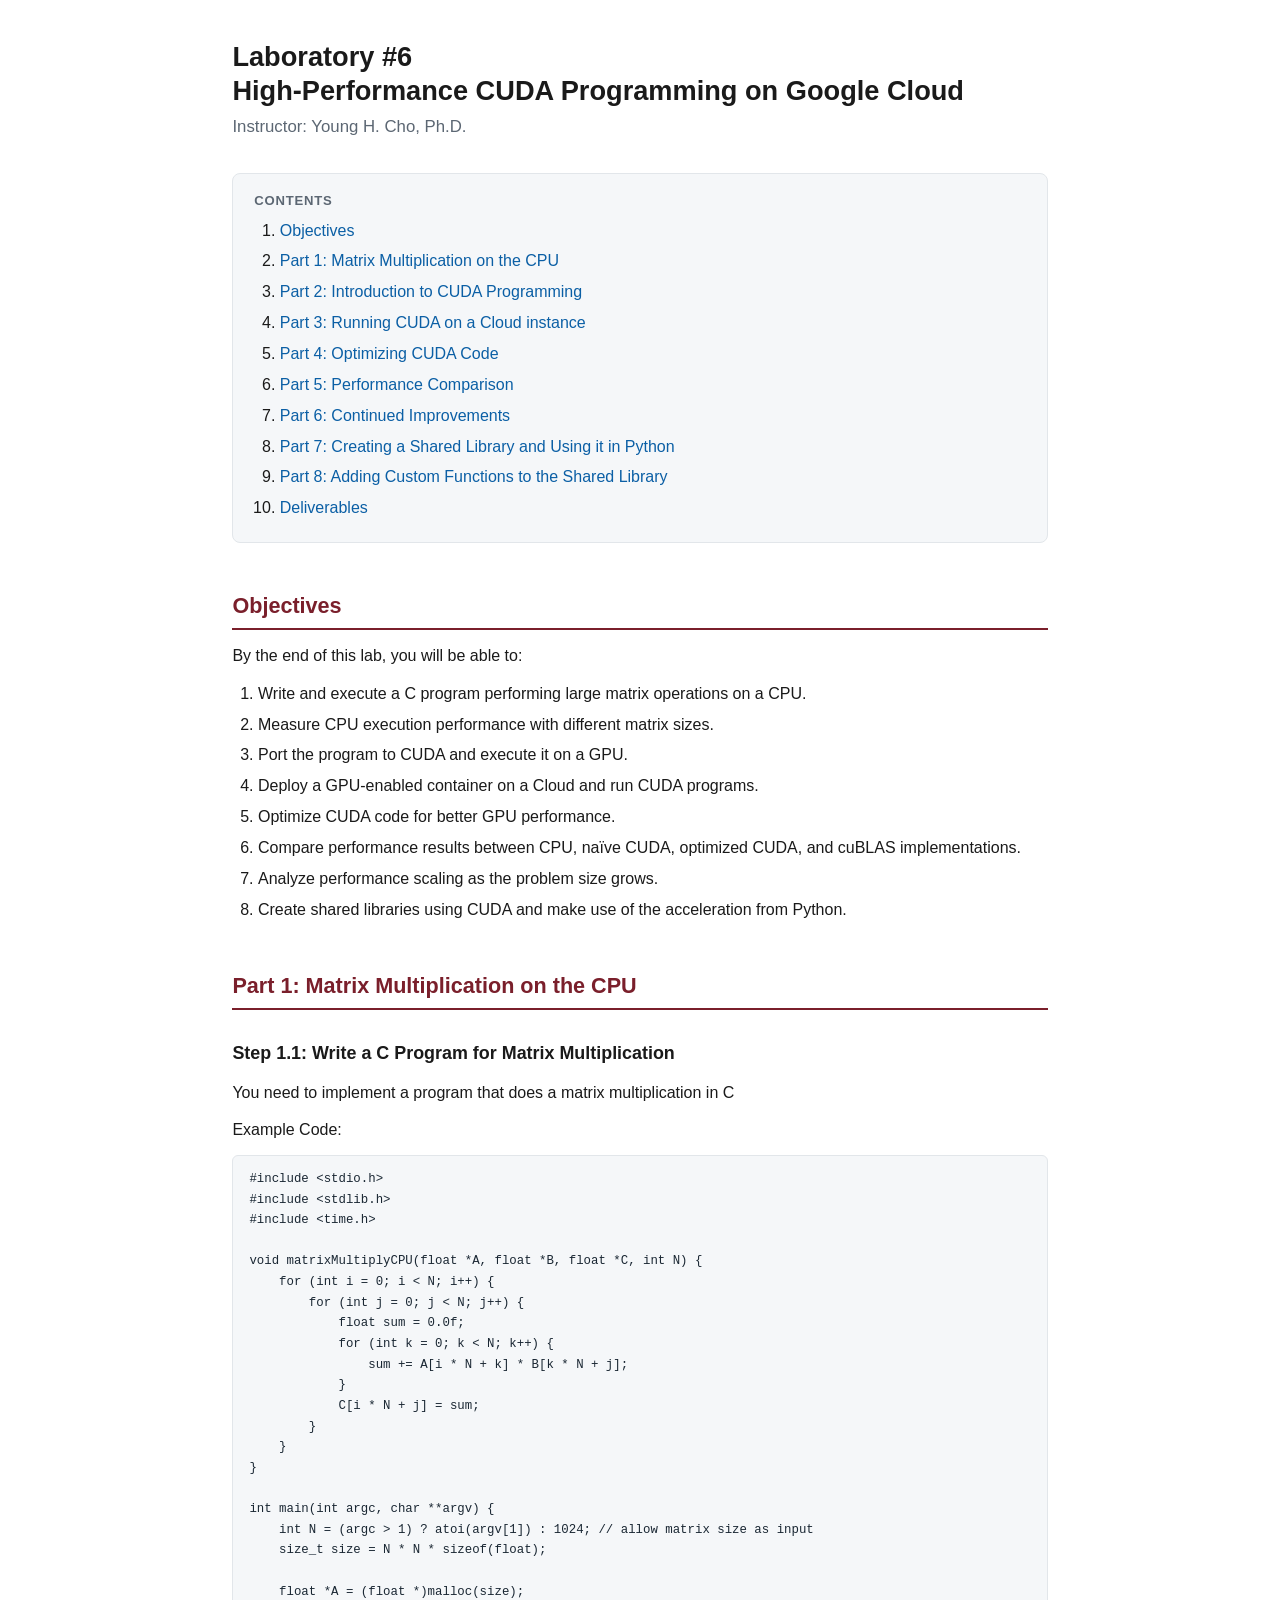
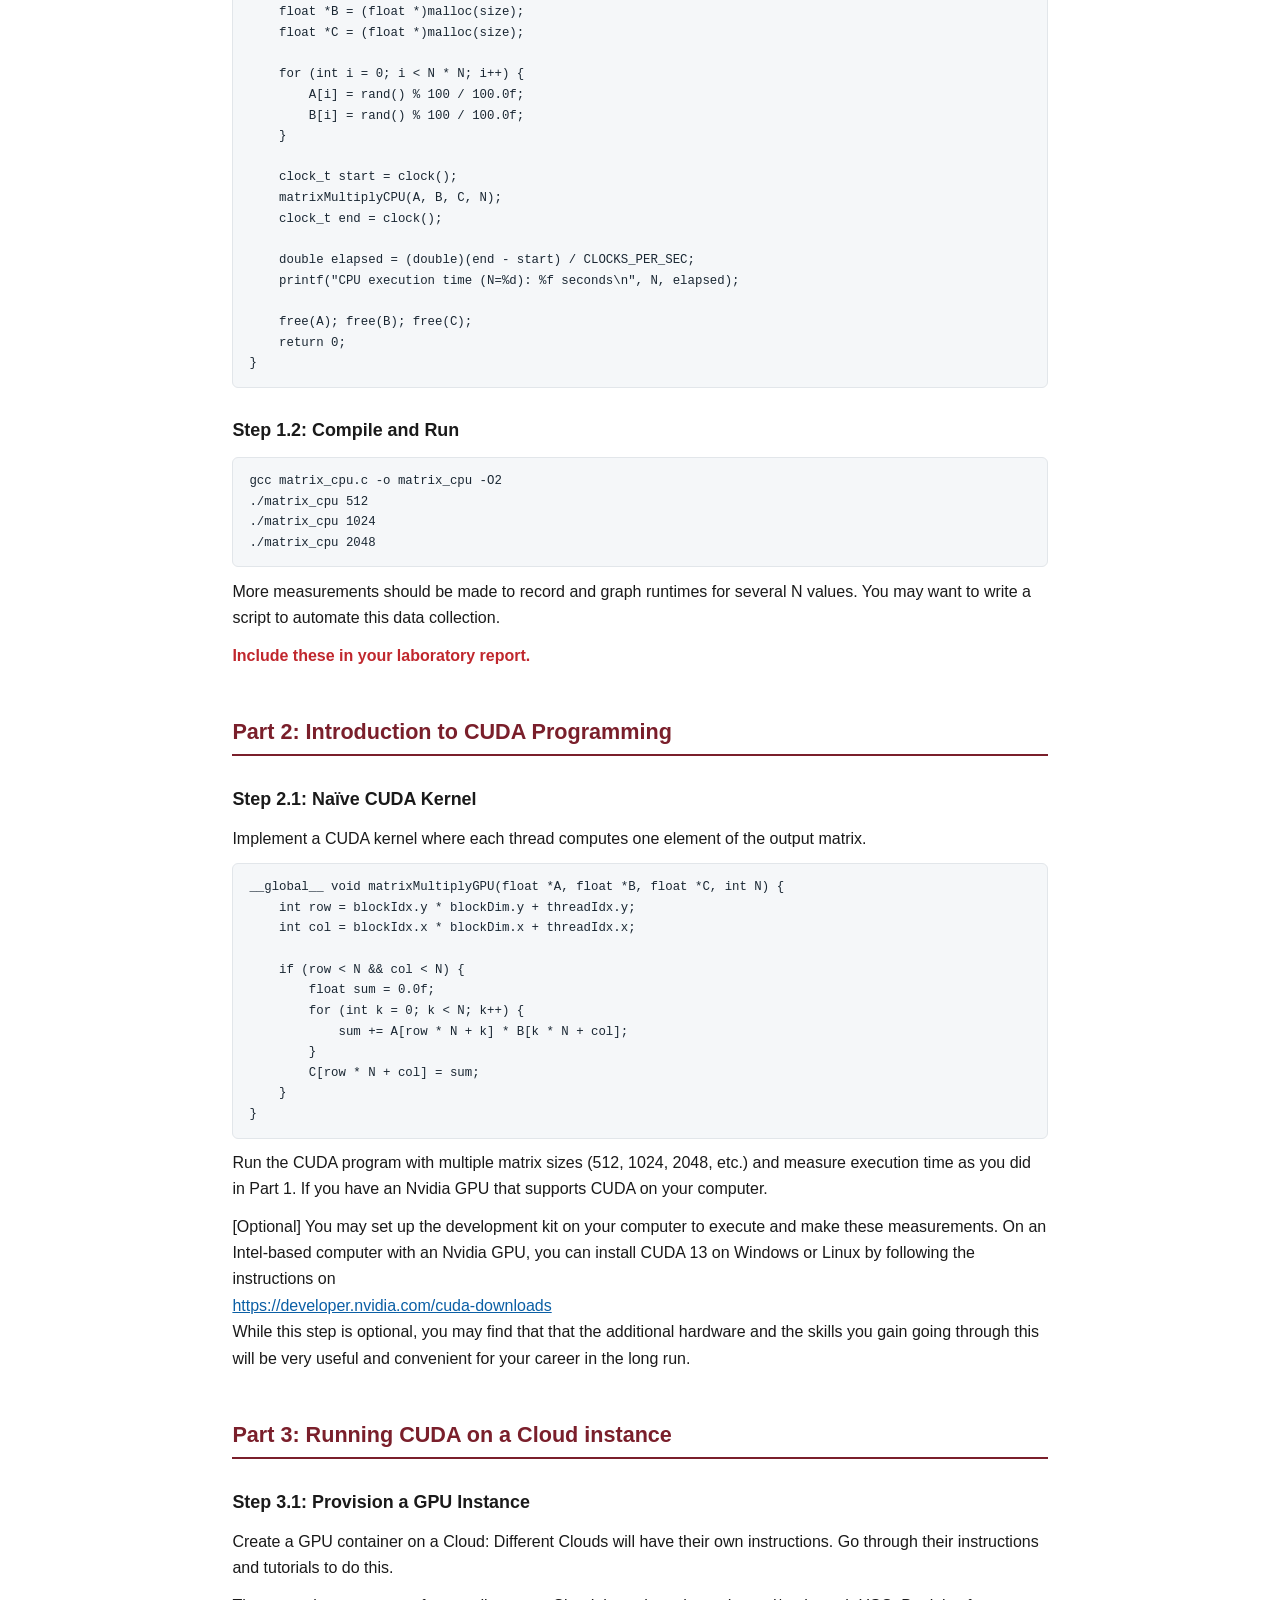
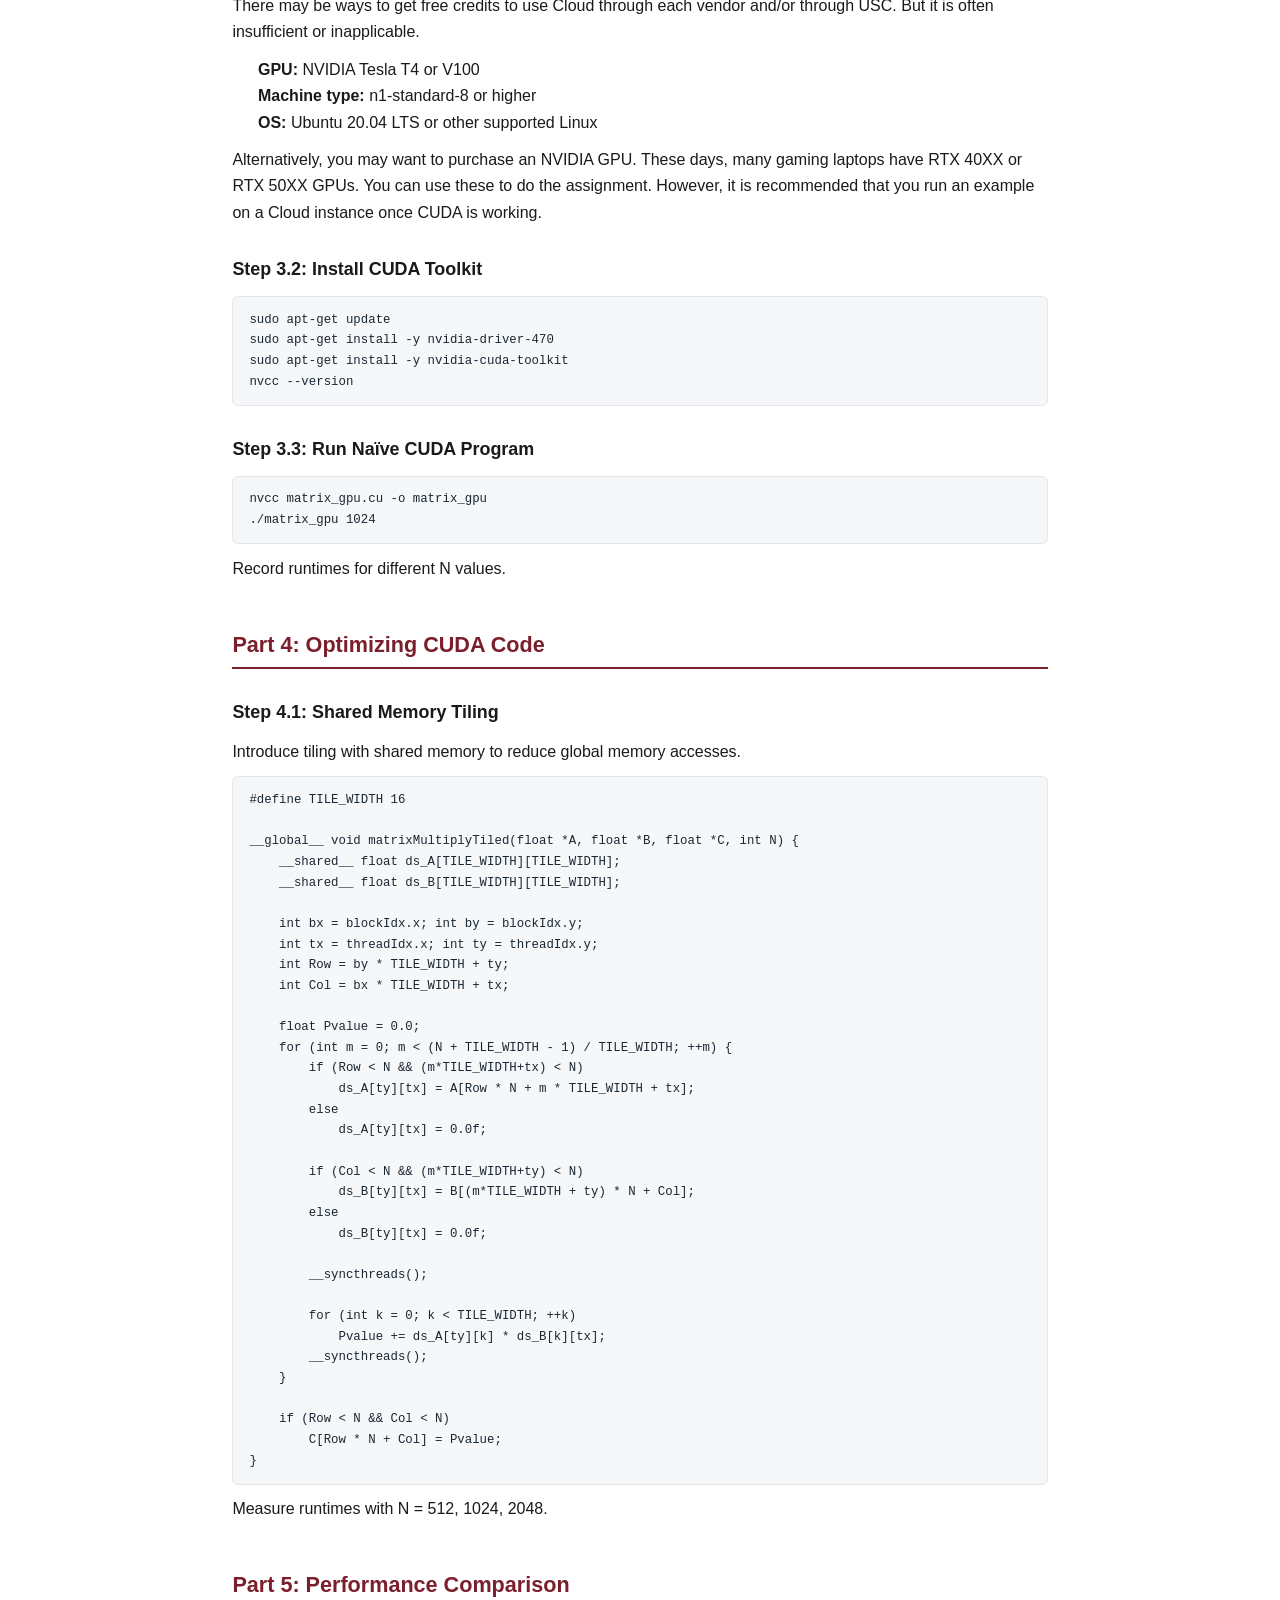
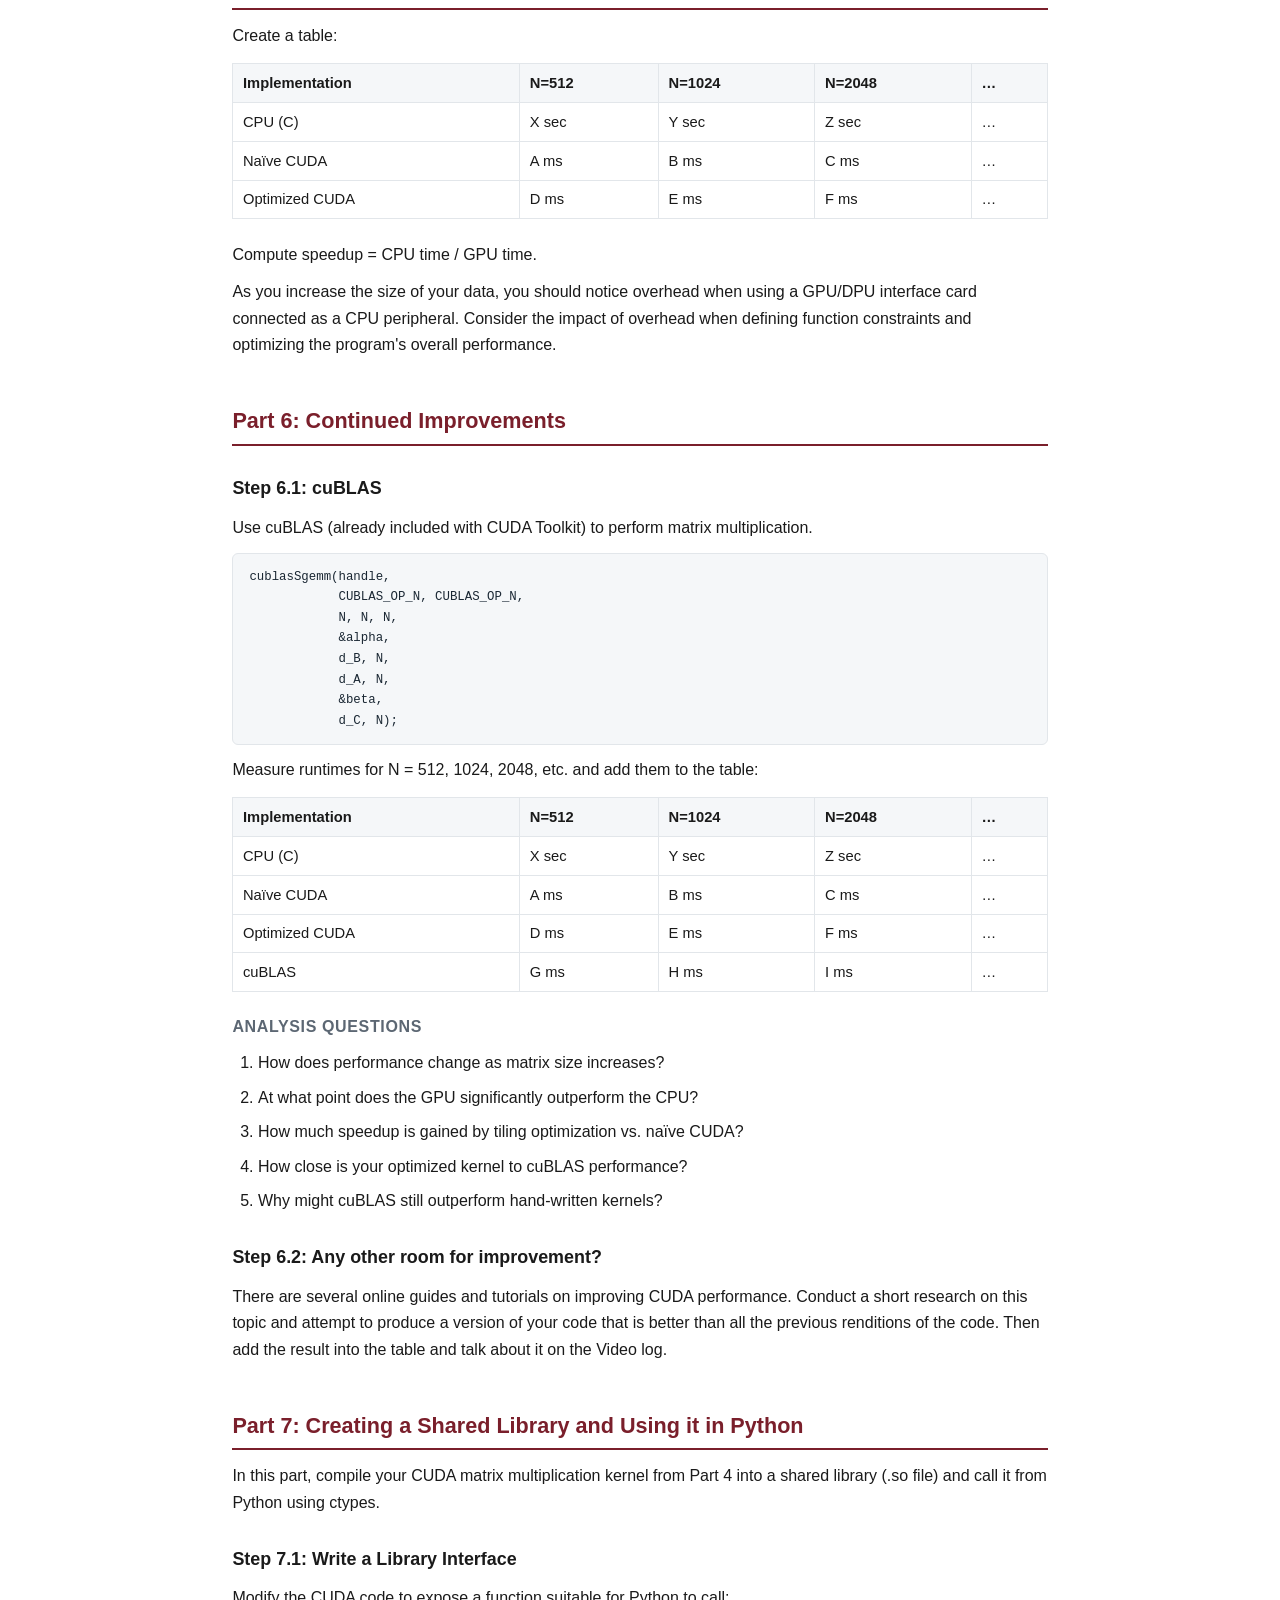
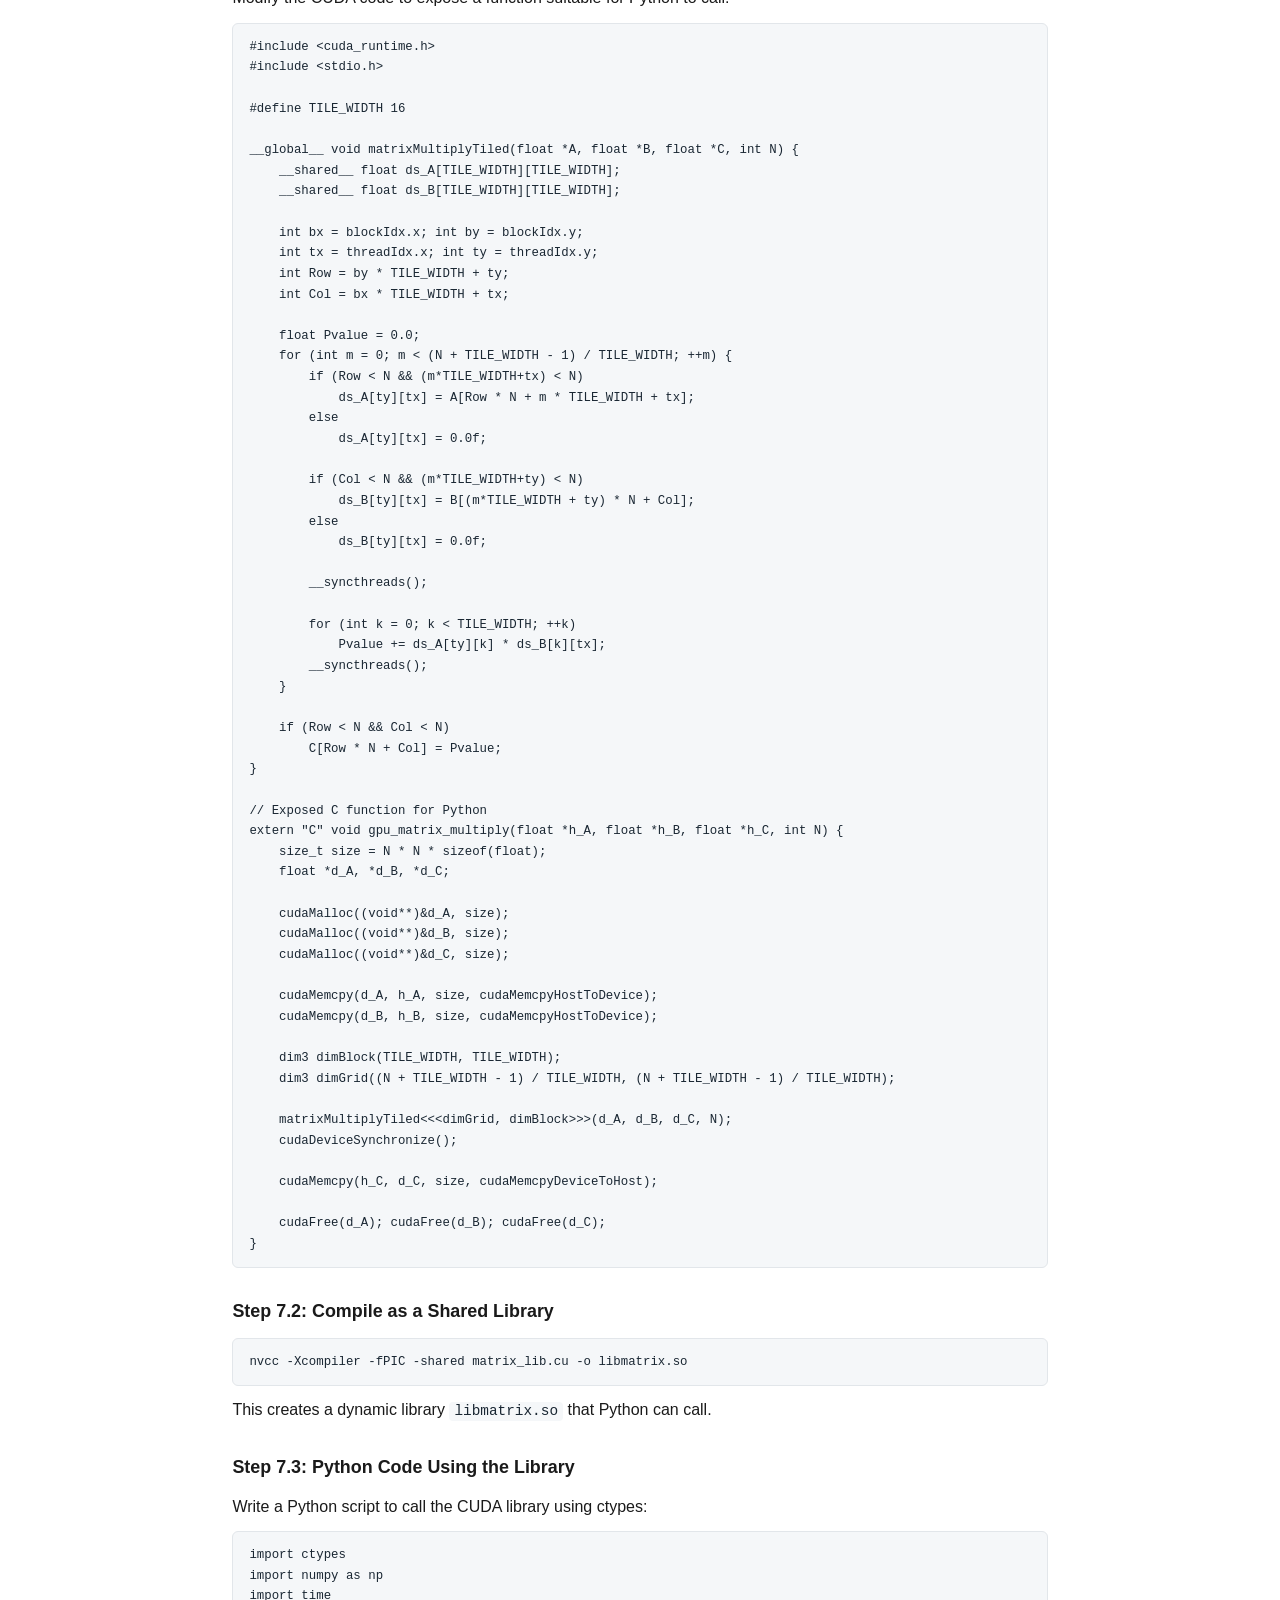
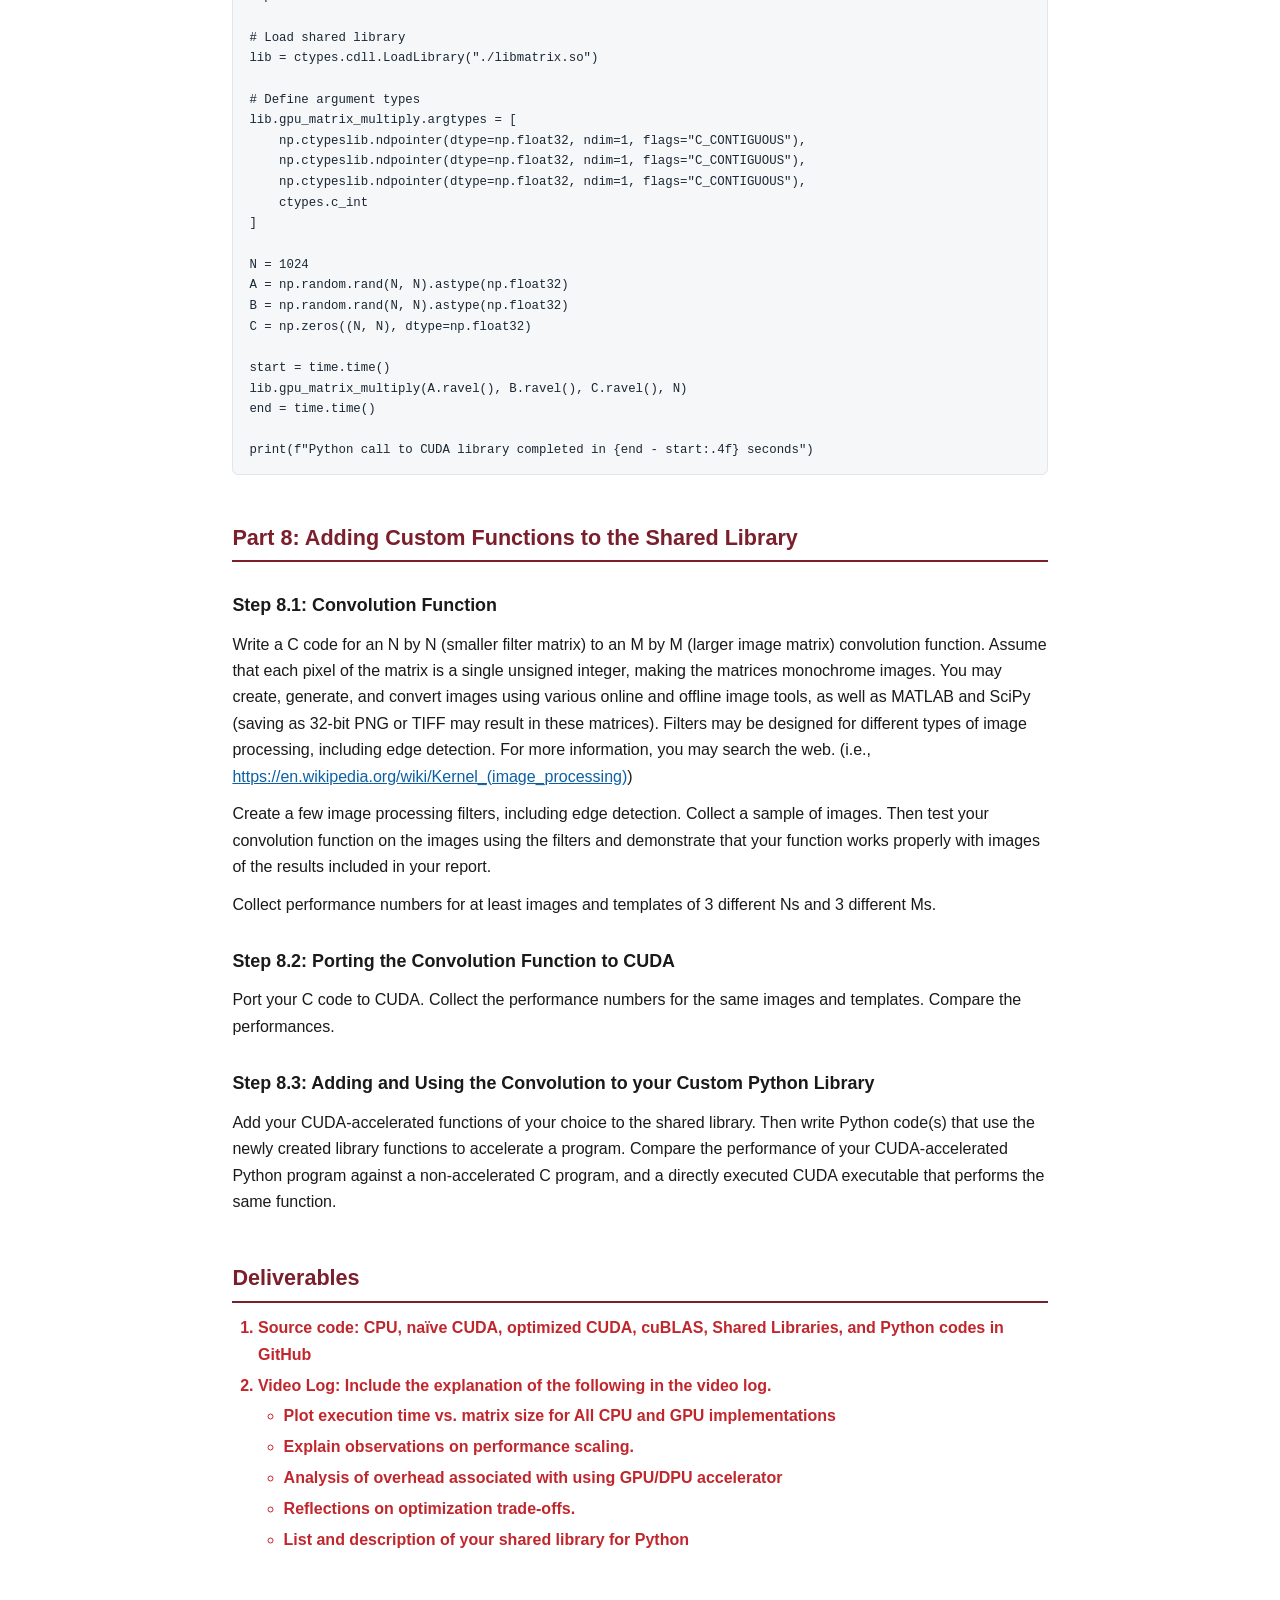
<file: lab6/EE542_Lab6_CUDA_Programming_Google_Cloud_corrected.html>
<!DOCTYPE html>
<html lang="en">
<head>
<meta charset="utf-8">
<meta name="viewport" content="width=device-width, initial-scale=1">
<title>EE 542 — Laboratory #6: High-Performance CUDA Programming on Google Cloud</title>
<style>
  :root {
    --bg: #ffffff; --fg: #1a1a1a; --muted: #5c6773; --rule: #e2e6ea;
    --code-bg: #f5f7f9; --code-fg: #1a2733; --accent: #7a1f2b; --link: #0b5fa5;
    --callout-bg: #fbf3e0; --callout-border: #e0c264; --mandate: #c0272d;
  }
  @media (prefers-color-scheme: dark) {
    :root {
      --bg: #14171a; --fg: #e6e9ec; --muted: #98a2ad; --rule: #2a3138;
      --code-bg: #1c2126; --code-fg: #d5e0ea; --accent: #e0899a; --link: #6db3f2;
      --callout-bg: #2a2415; --callout-border: #6b5a2a; --mandate: #ff7b7b;
    }
  }
  * { box-sizing: border-box; }
  body {
    background: var(--bg); color: var(--fg);
    font: 16px/1.65 -apple-system, BlinkMacSystemFont, "Segoe UI", Helvetica, Arial, sans-serif;
    max-width: 860px; margin: 0 auto; padding: 2.5rem 1.4rem 6rem;
  }
  h1 { font-size: 1.7rem; line-height: 1.25; margin: 0 0 .3rem; }
  h2 {
    font-size: 1.35rem; margin: 2.8rem 0 .8rem; padding-bottom: .3rem;
    border-bottom: 2px solid var(--accent); color: var(--accent);
  }
  h3 { font-size: 1.12rem; margin: 1.8rem 0 .5rem; }
  h4 { font-size: 1rem; margin: 1.3rem 0 .4rem; color: var(--muted); text-transform: uppercase; letter-spacing: .04em; }
  p { margin: .7rem 0; }
  ul, ol { margin: .6rem 0; padding-left: 1.6rem; }
  li { margin: .28rem 0; }
  li > ul, li > ol { margin: .28rem 0; }
  code { font-family: ui-monospace, SFMono-Regular, Menlo, Consolas, monospace; font-size: .9em; }
  p code, li code { background: var(--code-bg); color: var(--code-fg); padding: .08em .35em; border-radius: 4px; }
  pre {
    background: var(--code-bg); color: var(--code-fg); border: 1px solid var(--rule);
    border-radius: 6px; padding: .8rem 1rem; overflow-x: auto; margin: .7rem 0;
    font-family: ui-monospace, SFMono-Regular, Menlo, Consolas, monospace;
    font-size: .86rem; line-height: 1.5;
  }
  pre code { background: none; padding: 0; }
  a { color: var(--link); }
  .subtitle { color: var(--muted); margin: 0 0 1.5rem; font-size: 1.05rem; }
  .callout {
    background: var(--callout-bg); border: 1px solid var(--callout-border);
    border-left-width: 4px; border-radius: 5px; padding: .7rem 1rem; margin: 1.2rem 0;
  }
  .note { color: var(--muted); font-size: .95em; }
  nav.toc {
    border: 1px solid var(--rule); border-radius: 8px; padding: 1rem 1.3rem;
    margin: 2rem 0; background: var(--code-bg);
  }
  nav.toc strong { display: block; margin-bottom: .4rem; font-size: .82rem; text-transform: uppercase; letter-spacing: .06em; color: var(--muted); }
  nav.toc ol { margin: 0; }
  nav.toc a { text-decoration: none; }
  nav.toc a:hover { text-decoration: underline; }
  hr { border: none; border-top: 1px solid var(--rule); margin: 2.5rem 0; }
  .q { margin: .5rem 0; }
  .mandate { color: var(--mandate); font-weight: 700; }
  table { border-collapse: collapse; width: 100%; margin: .9rem 0 1.4rem; font-size: .92em; }
  th, td { border: 1px solid var(--rule); padding: .42rem .6rem; text-align: left; vertical-align: top; }
  th { background: var(--code-bg); font-weight: 600; }
  .spec { margin: .6rem 0 .6rem 1.6rem; }
  .spec dt { font-weight: 600; display: inline; }
  .spec dd { display: inline; margin: 0; }
  .spec dd::after { content: ""; display: block; }
</style>
</head>
<body>

<h1>Laboratory #6<br>High-Performance CUDA Programming on Google Cloud</h1>
<p class="subtitle">Instructor: Young H. Cho, Ph.D.</p>

<nav class="toc">
  <strong>Contents</strong>
  <ol>
    <li><a href="#obj">Objectives</a></li>
    <li><a href="#p1">Part 1: Matrix Multiplication on the CPU</a></li>
    <li><a href="#p2">Part 2: Introduction to CUDA Programming</a></li>
    <li><a href="#p3">Part 3: Running CUDA on a Cloud instance</a></li>
    <li><a href="#p4">Part 4: Optimizing CUDA Code</a></li>
    <li><a href="#p5">Part 5: Performance Comparison</a></li>
    <li><a href="#p6">Part 6: Continued Improvements</a></li>
    <li><a href="#p7">Part 7: Creating a Shared Library and Using it in Python</a></li>
    <li><a href="#p8">Part 8: Adding Custom Functions to the Shared Library</a></li>
    <li><a href="#deliv">Deliverables</a></li>
  </ol>
</nav>

<h2 id="obj">Objectives</h2>

<p>By the end of this lab, you will be able to:</p>
<ol>
  <li>Write and execute a C program performing large matrix operations on a CPU.</li>
  <li>Measure CPU execution performance with different matrix sizes.</li>
  <li>Port the program to CUDA and execute it on a GPU.</li>
  <li>Deploy a GPU-enabled container on a Cloud and run CUDA programs.</li>
  <li>Optimize CUDA code for better GPU performance.</li>
  <li>Compare performance results between CPU, naïve CUDA, optimized CUDA, and cuBLAS implementations.</li>
  <li>Analyze performance scaling as the problem size grows.</li>
  <li>Create shared libraries using CUDA and make use of the acceleration from Python.</li>
</ol>

<h2 id="p1">Part 1: Matrix Multiplication on the CPU</h2>

<h3>Step 1.1: Write a C Program for Matrix Multiplication</h3>

<p>You need to implement a program that does a matrix multiplication in C</p>

<p>Example Code:</p>
<pre><code>#include &lt;stdio.h&gt;
#include &lt;stdlib.h&gt;
#include &lt;time.h&gt;

void matrixMultiplyCPU(float *A, float *B, float *C, int N) {
    for (int i = 0; i &lt; N; i++) {
        for (int j = 0; j &lt; N; j++) {
            float sum = 0.0f;
            for (int k = 0; k &lt; N; k++) {
                sum += A[i * N + k] * B[k * N + j];
            }
            C[i * N + j] = sum;
        }
    }
}

int main(int argc, char **argv) {
    int N = (argc &gt; 1) ? atoi(argv[1]) : 1024; // allow matrix size as input
    size_t size = N * N * sizeof(float);

    float *A = (float *)malloc(size);
    float *B = (float *)malloc(size);
    float *C = (float *)malloc(size);

    for (int i = 0; i &lt; N * N; i++) {
        A[i] = rand() % 100 / 100.0f;
        B[i] = rand() % 100 / 100.0f;
    }

    clock_t start = clock();
    matrixMultiplyCPU(A, B, C, N);
    clock_t end = clock();

    double elapsed = (double)(end - start) / CLOCKS_PER_SEC;
    printf("CPU execution time (N=%d): %f seconds\n", N, elapsed);

    free(A); free(B); free(C);
    return 0;
}</code></pre>

<h3>Step 1.2: Compile and Run</h3>
<pre><code>gcc matrix_cpu.c -o matrix_cpu -O2
./matrix_cpu 512
./matrix_cpu 1024
./matrix_cpu 2048</code></pre>

<p>More measurements should be made to record and graph runtimes for several N values. You may want to write a script to automate this data collection.</p>

<p class="mandate">Include these in your laboratory report.</p>

<h2 id="p2">Part 2: Introduction to CUDA Programming</h2>

<h3>Step 2.1: Naïve CUDA Kernel</h3>

<p>Implement a CUDA kernel where each thread computes one element of the output matrix.</p>
<pre><code>__global__ void matrixMultiplyGPU(float *A, float *B, float *C, int N) {
    int row = blockIdx.y * blockDim.y + threadIdx.y;
    int col = blockIdx.x * blockDim.x + threadIdx.x;

    if (row &lt; N &amp;&amp; col &lt; N) {
        float sum = 0.0f;
        for (int k = 0; k &lt; N; k++) {
            sum += A[row * N + k] * B[k * N + col];
        }
        C[row * N + col] = sum;
    }
}</code></pre>

<p>Run the CUDA program with multiple matrix sizes (512, 1024, 2048, etc.) and measure execution time as you did in Part 1. If you have an Nvidia GPU that supports CUDA on your computer.</p>

<p>[Optional] You may set up the development kit on your computer to execute and make these measurements. On an Intel-based computer with an Nvidia GPU, you can install CUDA 13 on Windows or Linux by following the instructions on<br>
<a href="https://developer.nvidia.com/cuda-downloads">https://developer.nvidia.com/cuda-downloads</a><br>
While this step is optional, you may find that that the additional hardware and the skills you gain going through this will be very useful and convenient for your career in the long run.</p>

<h2 id="p3">Part 3: Running CUDA on a Cloud instance</h2>

<h3>Step 3.1: Provision a GPU Instance</h3>

<p>Create a GPU container on a Cloud: Different Clouds will have their own instructions. Go through their instructions and tutorials to do this.</p>

<p>There may be ways to get free credits to use Cloud through each vendor and/or through USC. But it is often insufficient or inapplicable.</p>

<dl class="spec">
  <dt>GPU:</dt> <dd>NVIDIA Tesla T4 or V100</dd>
  <dt>Machine type:</dt> <dd>n1-standard-8 or higher</dd>
  <dt>OS:</dt> <dd>Ubuntu 20.04 LTS or other supported Linux</dd>
</dl>

<p>Alternatively, you may want to purchase an NVIDIA GPU. These days, many gaming laptops have RTX 40XX or RTX 50XX GPUs. You can use these to do the assignment. However, it is recommended that you run an example on a Cloud instance once CUDA is working.</p>

<h3>Step 3.2: Install CUDA Toolkit</h3>
<pre><code>sudo apt-get update
sudo apt-get install -y nvidia-driver-470
sudo apt-get install -y nvidia-cuda-toolkit
nvcc --version</code></pre>

<h3>Step 3.3: Run Naïve CUDA Program</h3>
<pre><code>nvcc matrix_gpu.cu -o matrix_gpu
./matrix_gpu 1024</code></pre>

<p>Record runtimes for different N values.</p>

<h2 id="p4">Part 4: Optimizing CUDA Code</h2>

<h3>Step 4.1: Shared Memory Tiling</h3>

<p>Introduce tiling with shared memory to reduce global memory accesses.</p>
<pre><code>#define TILE_WIDTH 16

__global__ void matrixMultiplyTiled(float *A, float *B, float *C, int N) {
    __shared__ float ds_A[TILE_WIDTH][TILE_WIDTH];
    __shared__ float ds_B[TILE_WIDTH][TILE_WIDTH];

    int bx = blockIdx.x; int by = blockIdx.y;
    int tx = threadIdx.x; int ty = threadIdx.y;
    int Row = by * TILE_WIDTH + ty;
    int Col = bx * TILE_WIDTH + tx;

    float Pvalue = 0.0;
    for (int m = 0; m &lt; (N + TILE_WIDTH - 1) / TILE_WIDTH; ++m) {
        if (Row &lt; N &amp;&amp; (m*TILE_WIDTH+tx) &lt; N)
            ds_A[ty][tx] = A[Row * N + m * TILE_WIDTH + tx];
        else
            ds_A[ty][tx] = 0.0f;

        if (Col &lt; N &amp;&amp; (m*TILE_WIDTH+ty) &lt; N)
            ds_B[ty][tx] = B[(m*TILE_WIDTH + ty) * N + Col];
        else
            ds_B[ty][tx] = 0.0f;

        __syncthreads();

        for (int k = 0; k &lt; TILE_WIDTH; ++k)
            Pvalue += ds_A[ty][k] * ds_B[k][tx];
        __syncthreads();
    }

    if (Row &lt; N &amp;&amp; Col &lt; N)
        C[Row * N + Col] = Pvalue;
}</code></pre>

<p>Measure runtimes with N = 512, 1024, 2048.</p>

<h2 id="p5">Part 5: Performance Comparison</h2>

<p>Create a table:</p>
<table>
  <thead>
    <tr><th>Implementation</th><th>N=512</th><th>N=1024</th><th>N=2048</th><th>…</th></tr>
  </thead>
  <tbody>
    <tr><td>CPU (C)</td><td>X sec</td><td>Y sec</td><td>Z sec</td><td>…</td></tr>
    <tr><td>Naïve CUDA</td><td>A ms</td><td>B ms</td><td>C ms</td><td>…</td></tr>
    <tr><td>Optimized CUDA</td><td>D ms</td><td>E ms</td><td>F ms</td><td>…</td></tr>
  </tbody>
</table>

<p>Compute speedup = CPU time / GPU time.</p>

<p>As you increase the size of your data, you should notice overhead when using a GPU/DPU interface card connected as a CPU peripheral. Consider the impact of overhead when defining function constraints and optimizing the program's overall performance.</p>

<h2 id="p6">Part 6: Continued Improvements</h2>

<h3>Step 6.1: cuBLAS</h3>

<p>Use cuBLAS (already included with CUDA Toolkit) to perform matrix multiplication.</p>
<pre><code>cublasSgemm(handle,
            CUBLAS_OP_N, CUBLAS_OP_N,
            N, N, N,
            &amp;alpha,
            d_B, N,
            d_A, N,
            &amp;beta,
            d_C, N);</code></pre>

<p>Measure runtimes for N = 512, 1024, 2048, etc. and add them to the table:</p>
<table>
  <thead>
    <tr><th>Implementation</th><th>N=512</th><th>N=1024</th><th>N=2048</th><th>…</th></tr>
  </thead>
  <tbody>
    <tr><td>CPU (C)</td><td>X sec</td><td>Y sec</td><td>Z sec</td><td>…</td></tr>
    <tr><td>Naïve CUDA</td><td>A ms</td><td>B ms</td><td>C ms</td><td>…</td></tr>
    <tr><td>Optimized CUDA</td><td>D ms</td><td>E ms</td><td>F ms</td><td>…</td></tr>
    <tr><td>cuBLAS</td><td>G ms</td><td>H ms</td><td>I ms</td><td>…</td></tr>
  </tbody>
</table>

<h4>Analysis Questions</h4>
<ol>
  <li class="q">How does performance change as matrix size increases?</li>
  <li class="q">At what point does the GPU significantly outperform the CPU?</li>
  <li class="q">How much speedup is gained by tiling optimization vs. naïve CUDA?</li>
  <li class="q">How close is your optimized kernel to cuBLAS performance?</li>
  <li class="q">Why might cuBLAS still outperform hand-written kernels?</li>
</ol>

<h3>Step 6.2: Any other room for improvement?</h3>

<p>There are several online guides and tutorials on improving CUDA performance. Conduct a short research on this topic and attempt to produce a version of your code that is better than all the previous renditions of the code. Then add the result into the table and talk about it on the Video log.</p>

<h2 id="p7">Part 7: Creating a Shared Library and Using it in Python</h2>

<p>In this part, compile your CUDA matrix multiplication kernel from Part 4 into a shared library (.so file) and call it from Python using ctypes.</p>

<h3>Step 7.1: Write a Library Interface</h3>

<p>Modify the CUDA code to expose a function suitable for Python to call:</p>
<pre><code>#include &lt;cuda_runtime.h&gt;
#include &lt;stdio.h&gt;

#define TILE_WIDTH 16

__global__ void matrixMultiplyTiled(float *A, float *B, float *C, int N) {
    __shared__ float ds_A[TILE_WIDTH][TILE_WIDTH];
    __shared__ float ds_B[TILE_WIDTH][TILE_WIDTH];

    int bx = blockIdx.x; int by = blockIdx.y;
    int tx = threadIdx.x; int ty = threadIdx.y;
    int Row = by * TILE_WIDTH + ty;
    int Col = bx * TILE_WIDTH + tx;

    float Pvalue = 0.0;
    for (int m = 0; m &lt; (N + TILE_WIDTH - 1) / TILE_WIDTH; ++m) {
        if (Row &lt; N &amp;&amp; (m*TILE_WIDTH+tx) &lt; N)
            ds_A[ty][tx] = A[Row * N + m * TILE_WIDTH + tx];
        else
            ds_A[ty][tx] = 0.0f;

        if (Col &lt; N &amp;&amp; (m*TILE_WIDTH+ty) &lt; N)
            ds_B[ty][tx] = B[(m*TILE_WIDTH + ty) * N + Col];
        else
            ds_B[ty][tx] = 0.0f;

        __syncthreads();

        for (int k = 0; k &lt; TILE_WIDTH; ++k)
            Pvalue += ds_A[ty][k] * ds_B[k][tx];
        __syncthreads();
    }

    if (Row &lt; N &amp;&amp; Col &lt; N)
        C[Row * N + Col] = Pvalue;
}

// Exposed C function for Python
extern "C" void gpu_matrix_multiply(float *h_A, float *h_B, float *h_C, int N) {
    size_t size = N * N * sizeof(float);
    float *d_A, *d_B, *d_C;

    cudaMalloc((void**)&amp;d_A, size);
    cudaMalloc((void**)&amp;d_B, size);
    cudaMalloc((void**)&amp;d_C, size);

    cudaMemcpy(d_A, h_A, size, cudaMemcpyHostToDevice);
    cudaMemcpy(d_B, h_B, size, cudaMemcpyHostToDevice);

    dim3 dimBlock(TILE_WIDTH, TILE_WIDTH);
    dim3 dimGrid((N + TILE_WIDTH - 1) / TILE_WIDTH, (N + TILE_WIDTH - 1) / TILE_WIDTH);

    matrixMultiplyTiled&lt;&lt;&lt;dimGrid, dimBlock&gt;&gt;&gt;(d_A, d_B, d_C, N);
    cudaDeviceSynchronize();

    cudaMemcpy(h_C, d_C, size, cudaMemcpyDeviceToHost);

    cudaFree(d_A); cudaFree(d_B); cudaFree(d_C);
}</code></pre>

<h3>Step 7.2: Compile as a Shared Library</h3>
<pre><code>nvcc -Xcompiler -fPIC -shared matrix_lib.cu -o libmatrix.so</code></pre>
<p>This creates a dynamic library <code>libmatrix.so</code> that Python can call.</p>

<h3>Step 7.3: Python Code Using the Library</h3>

<p>Write a Python script to call the CUDA library using ctypes:</p>
<pre><code>import ctypes
import numpy as np
import time

# Load shared library
lib = ctypes.cdll.LoadLibrary("./libmatrix.so")

# Define argument types
lib.gpu_matrix_multiply.argtypes = [
    np.ctypeslib.ndpointer(dtype=np.float32, ndim=1, flags="C_CONTIGUOUS"),
    np.ctypeslib.ndpointer(dtype=np.float32, ndim=1, flags="C_CONTIGUOUS"),
    np.ctypeslib.ndpointer(dtype=np.float32, ndim=1, flags="C_CONTIGUOUS"),
    ctypes.c_int
]

N = 1024
A = np.random.rand(N, N).astype(np.float32)
B = np.random.rand(N, N).astype(np.float32)
C = np.zeros((N, N), dtype=np.float32)

start = time.time()
lib.gpu_matrix_multiply(A.ravel(), B.ravel(), C.ravel(), N)
end = time.time()

print(f"Python call to CUDA library completed in {end - start:.4f} seconds")</code></pre>

<h2 id="p8">Part 8: Adding Custom Functions to the Shared Library</h2>

<h3>Step 8.1: Convolution Function</h3>

<p>Write a C code for an N by N (smaller filter matrix) to an M by M (larger image matrix) convolution function. Assume that each pixel of the matrix is a single unsigned integer, making the matrices monochrome images. You may create, generate, and convert images using various online and offline image tools, as well as MATLAB and SciPy (saving as 32-bit PNG or TIFF may result in these matrices). Filters may be designed for different types of image processing, including edge detection. For more information, you may search the web. (i.e., <a href="https://en.wikipedia.org/wiki/Kernel_(image_processing)">https://en.wikipedia.org/wiki/Kernel_(image_processing)</a>)</p>

<p>Create a few image processing filters, including edge detection. Collect a sample of images. Then test your convolution function on the images using the filters and demonstrate that your function works properly with images of the results included in your report.</p>

<p>Collect performance numbers for at least images and templates of 3 different Ns and 3 different Ms.</p>

<h3>Step 8.2: Porting the Convolution Function to CUDA</h3>

<p>Port your C code to CUDA. Collect the performance numbers for the same images and templates. Compare the performances.</p>

<h3>Step 8.3: Adding and Using the Convolution to your Custom Python Library</h3>

<p>Add your CUDA-accelerated functions of your choice to the shared library. Then write Python code(s) that use the newly created library functions to accelerate a program. Compare the performance of your CUDA-accelerated Python program against a non-accelerated C program, and a directly executed CUDA executable that performs the same function.</p>

<h2 id="deliv">Deliverables</h2>

<ol class="mandate">
  <li>Source code: CPU, naïve CUDA, optimized CUDA, cuBLAS, Shared Libraries, and Python codes in GitHub</li>
  <li>Video Log: Include the explanation of the following in the video log.
    <ul>
      <li>Plot execution time vs. matrix size for All CPU and GPU implementations</li>
      <li>Explain observations on performance scaling.</li>
      <li>Analysis of overhead associated with using GPU/DPU accelerator</li>
      <li>Reflections on optimization trade-offs.</li>
      <li>List and description of your shared library for Python</li>
    </ul>
  </li>
</ol>

</body>
</html>
</file>
<file: lab9/code/groupchat/frontend/styles.css>
*{box-sizing:border-box}body{font-family:system-ui,-apple-system,Segoe UI,Roboto,Ubuntu,Cantarell,Noto Sans,sans-serif;background:#0f172a;color:#e2e8f0;margin:0}
.container{max-width:900px;margin:0 auto;padding:24px}
.auth,.chat{background:#111827;border:1px solid #1f2937;border-radius:16px;box-shadow:0 10px 30px rgba(0,0,0,.3);padding:24px}
.row{display:flex;gap:12px;margin:12px 0}
input{flex:1;padding:12px 14px;border-radius:12px;border:1px solid #374151;background:#0b1220;color:#e2e8f0}
button{padding:12px 16px;border:0;border-radius:12px;background:#4f46e5;color:#fff;cursor:pointer}
button:hover{filter:brightness(1.1)}
.hidden{display:none}
.messages{height:60vh;overflow:auto;border:1px solid #1f2937;border-radius:12px;padding:12px;background:#0b1220}
.message{padding:10px 12px;margin:10px 0;border-radius:12px;background:#111827;border:1px solid #1f2937}
.message .meta{font-size:12px;opacity:.7;margin-bottom:6px}
.message.bot{background:#0a1e2e;border-color:#0e7490}
.header{display:flex;justify-content:space-between;align-items:center;margin-bottom:12px}
.composer{display:flex;gap:12px;margin-top:12px}
.hint{opacity:.8;font-size:12px;margin-top:8px}
.msg{margin-top:10px;color:#fca5a5}
.message .body{white-space:pre-wrap;line-height:1.45}
.message a{color:#67e8f9;word-break:break-all}
.header h2 .sub{font-size:13px;font-weight:400;opacity:.65;margin-left:8px}
.suggest{display:flex;flex-wrap:wrap;gap:8px;margin-top:12px}
.chip{padding:6px 10px;border-radius:999px;background:#1e293b;border:1px solid #334155;color:#cbd5e1;font-size:12px}
.auth p{line-height:1.5;opacity:.9}
/* phones (and the Android TWA): inputs may shrink, rows stack, chat fills the screen */
input{min-width:0}
@media (max-width:600px){
  .container{padding:10px}
  .auth,.chat{padding:16px;border-radius:12px}
  .auth .row{flex-direction:column}
  .messages{height:calc(100vh - 250px)}
  .suggest{flex-wrap:nowrap;overflow-x:auto;padding-bottom:4px}
  .chip{flex:0 0 auto;white-space:nowrap}
  .composer{gap:8px}
  .composer button{padding:12px}
  .header h2 .sub{display:block;margin-left:0}
}
</file>
